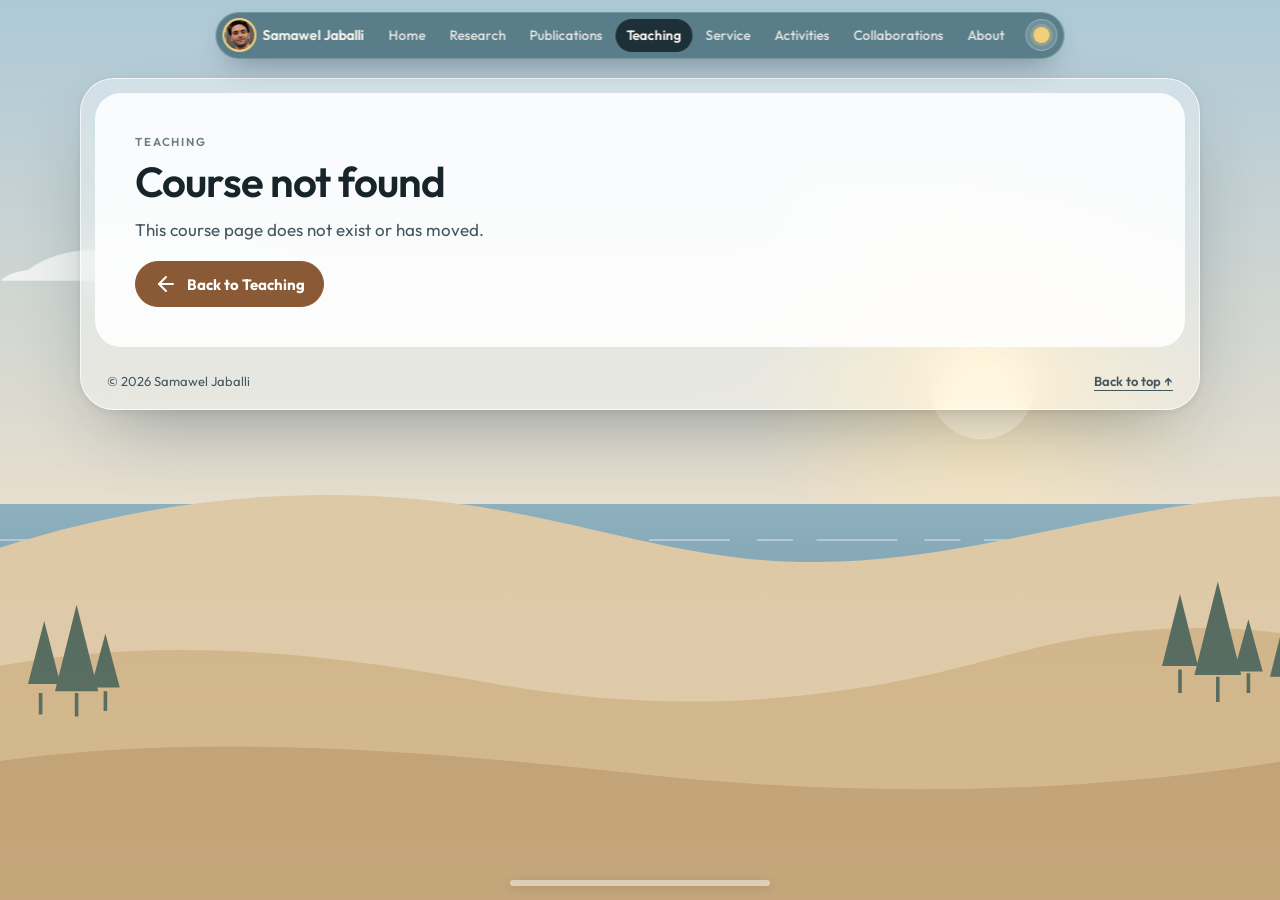
<file: course.html>
<!doctype html>
<html lang="en">
<head>
  <meta charset="utf-8">
  <meta name="viewport" content="width=device-width, initial-scale=1">
  <title>Course · Samawel Jaballi</title>
  <meta name="description" content="Course page — teaching of Samawel Jaballi: sessions, slides and resources.">
  <meta name="author" content="Samawel Jaballi">
  <meta property="og:title" content="Samawel Jaballi — Course page">
  <meta property="og:description" content="Research, teaching and academic service in natural language processing — University of Bordeaux / LaBRI.">
  <meta property="og:type" content="website">
  <meta name="theme-color" content="#3f6470">
  <link rel="icon" href="assets/img/favicon.svg" type="image/svg+xml">
  <link rel="preload" href="assets/fonts/outfit-latin-wght-normal.woff2" as="font" type="font/woff2" crossorigin>
  <link rel="stylesheet" href="assets/css/style.css?v=20261125a">
  <link rel="stylesheet" href="assets/css/course.css?v=20261125a">
  <script>
    /* Apply saved / system theme before paint */
    (function () {
      var t = null;
      try { t = localStorage.getItem("sj-theme"); } catch (e) {}
      if (!t) t = window.matchMedia && matchMedia("(prefers-color-scheme: dark)").matches ? "night" : "day";
      document.documentElement.setAttribute("data-theme", t);
    })();
  </script>
</head>
<body class="course-page">
  <a class="skip" href="#main">Skip to content</a>

  <!-- Illustrated Atlantic-coast backdrop (replaced by a photo if SITE.backdrop is set) -->
  <div class="backdrop" aria-hidden="true">
    <div class="backdrop-photo" id="backdropPhoto"></div>
    <svg class="scene" viewBox="0 0 1600 1000" preserveAspectRatio="xMidYMid slice">
      <defs>
        <linearGradient id="sky" x1="0" y1="0" x2="0" y2="1">
          <stop offset="0" class="sky-top"/>
          <stop offset=".62" class="sky-mid"/>
          <stop offset="1" class="sky-low"/>
        </linearGradient>
        <linearGradient id="sea" x1="0" y1="0" x2="0" y2="1">
          <stop offset="0" class="sea-top"/>
          <stop offset="1" class="sea-low"/>
        </linearGradient>
        <radialGradient id="glow" cx=".5" cy=".5" r=".5">
          <stop offset="0" class="glow-in"/>
          <stop offset="1" class="glow-out"/>
        </radialGradient>
      </defs>
      <rect width="1600" height="1000" fill="url(#sky)"/>
      <g class="stars">
        <circle cx="180" cy="90" r="1.6"/><circle cx="320" cy="170" r="1.2"/><circle cx="520" cy="60" r="1.4"/>
        <circle cx="760" cy="140" r="1.1"/><circle cx="980" cy="70" r="1.5"/><circle cx="1180" cy="190" r="1.2"/>
        <circle cx="1400" cy="110" r="1.6"/><circle cx="1520" cy="230" r="1"/><circle cx="90" cy="260" r="1.1"/>
        <circle cx="640" cy="240" r="1"/><circle cx="880" cy="300" r=".9"/><circle cx="1290" cy="40" r="1.1"/>
      </g>
      <circle class="sun-glow" cx="1180" cy="430" r="260" fill="url(#glow)"/>
      <circle class="sun" cx="1180" cy="430" r="58"/>
      <path class="cloud" d="M120 300c40-30 110-30 150 0 30-18 80-14 100 12H90c4-6 16-10 30-12z"/>
      <path class="cloud" d="M980 230c30-22 86-22 116 0 24-12 60-10 76 10H956c4-5 12-8 24-10z"/>
      <rect y="560" width="1600" height="190" fill="url(#sea)"/>
      <g class="waves">
        <path d="M0 600h1600" /><path d="M0 640h1600" /><path d="M0 690h1600" />
      </g>
      <path class="dune-far" d="M0 640c180-70 380-110 600-80 160 22 260 70 420 64 200-8 380-90 580-70v446H0z"/>
      <path class="dune-mid" d="M0 760c220-60 420-40 640 0 200 36 380 20 560-30 150-42 280-40 400-10v280H0z"/>
      <g class="pines">
        <path d="M120 760l18-70 18 70zM150 768l24-96 24 96zM190 764l16-60 16 60zM1380 740l20-80 20 80zM1416 750l26-104 26 104zM1460 746l16-58 16 58zM1500 752l20-80 20 80z"/>
        <path d="M134 770v24M174 770v26M206 768v22M1400 744v26M1442 752v28M1476 748v22M1520 754v24" class="trunk"/>
      </g>
      <path class="dune-near" d="M0 860c260-50 520-30 800 0s560 20 800-30v170H0z"/>
    </svg>
    <div class="backdrop-veil"></div>
  </div>

  <!-- Persistent navigation.
       Desktop: floating pill that appears once the board's tab bar scrolls away.
       Mobile: sticky bar (always visible, in the page flow) with the current section and a Menu button. -->
  <header class="dock" id="dock">
    <a class="dock-brand" href="index.html#home" aria-label="Samawel Jaballi — back to top"><span class="mono" aria-hidden="true">SJ</span><span class="dock-name">Samawel Jaballi</span></a>
    <nav class="dock-nav" aria-label="Sections"><ul id="dockNav"></ul></nav>
    <p class="dock-current" id="dockCurrent" aria-hidden="true">Home</p>
    <button class="theme-btn" type="button" data-theme-toggle aria-label="Switch to night mode"><span class="theme-ico" aria-hidden="true"></span></button>
    <button class="menu-btn" id="menuBtn" type="button" aria-expanded="false" aria-controls="menuSheet">
      <span class="menu-ico" aria-hidden="true"><span></span><span></span><span></span></span><span class="menu-lbl">Menu</span>
    </button>
    <div class="menu-sheet" id="menuSheet" hidden>
      <nav aria-label="All sections"><ul id="menuList"></ul></nav>
    </div>
  </header>

  <main id="main" class="board" tabindex="-1">
    <noscript><p class="noscript">This page uses JavaScript to display the course. Please enable it, or go back to the <a href="index.html#teaching">Teaching section</a>.</p></noscript>
    <div id="course"></div>
  </main>

  <div class="scrubber" aria-hidden="true"><span class="scrubber-fill" id="scrubberFill"></span></div>

  <script src="assets/js/icons.js?v=20261125a"></script>
  <script src="assets/js/illustrations.js?v=20261125a"></script>
  <script src="assets/js/content.js?v=20261125b"></script>
  <script src="assets/js/course.js?v=20261125a"></script>
</body>
</html>
</file>
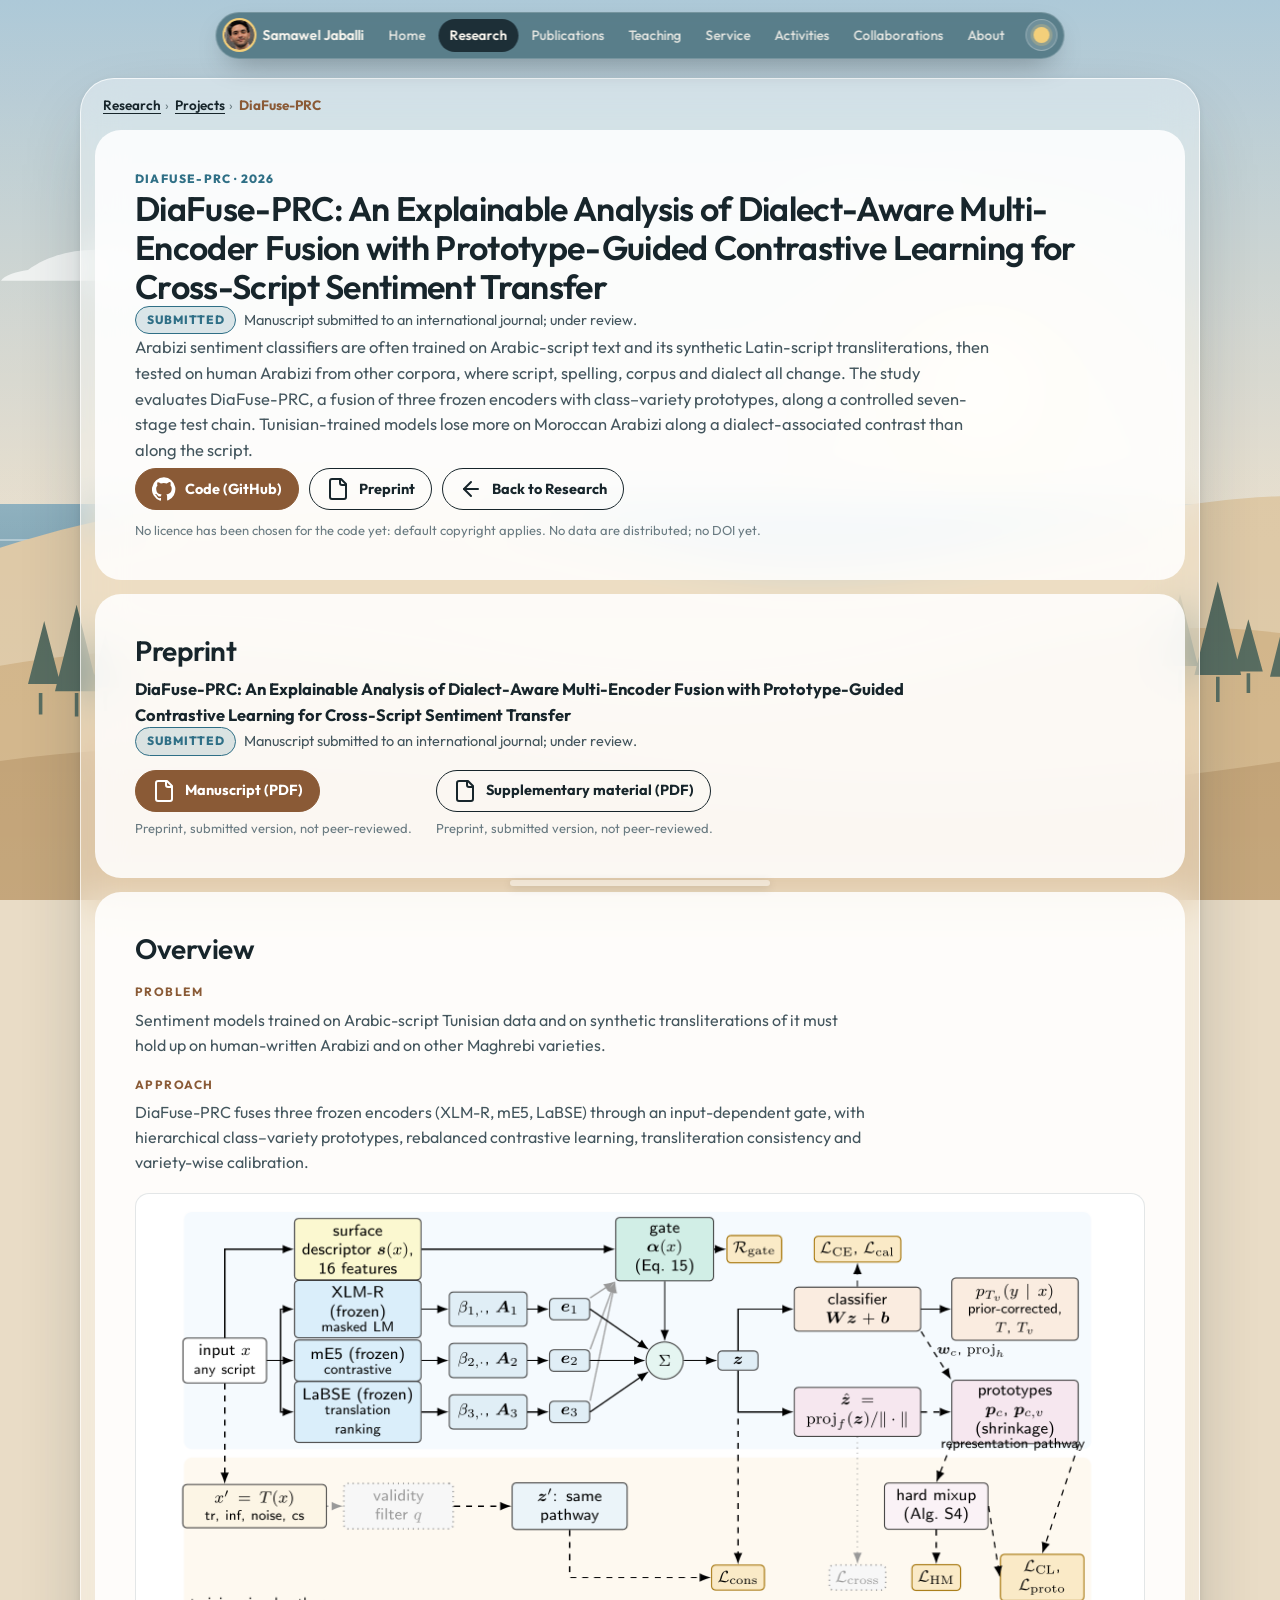
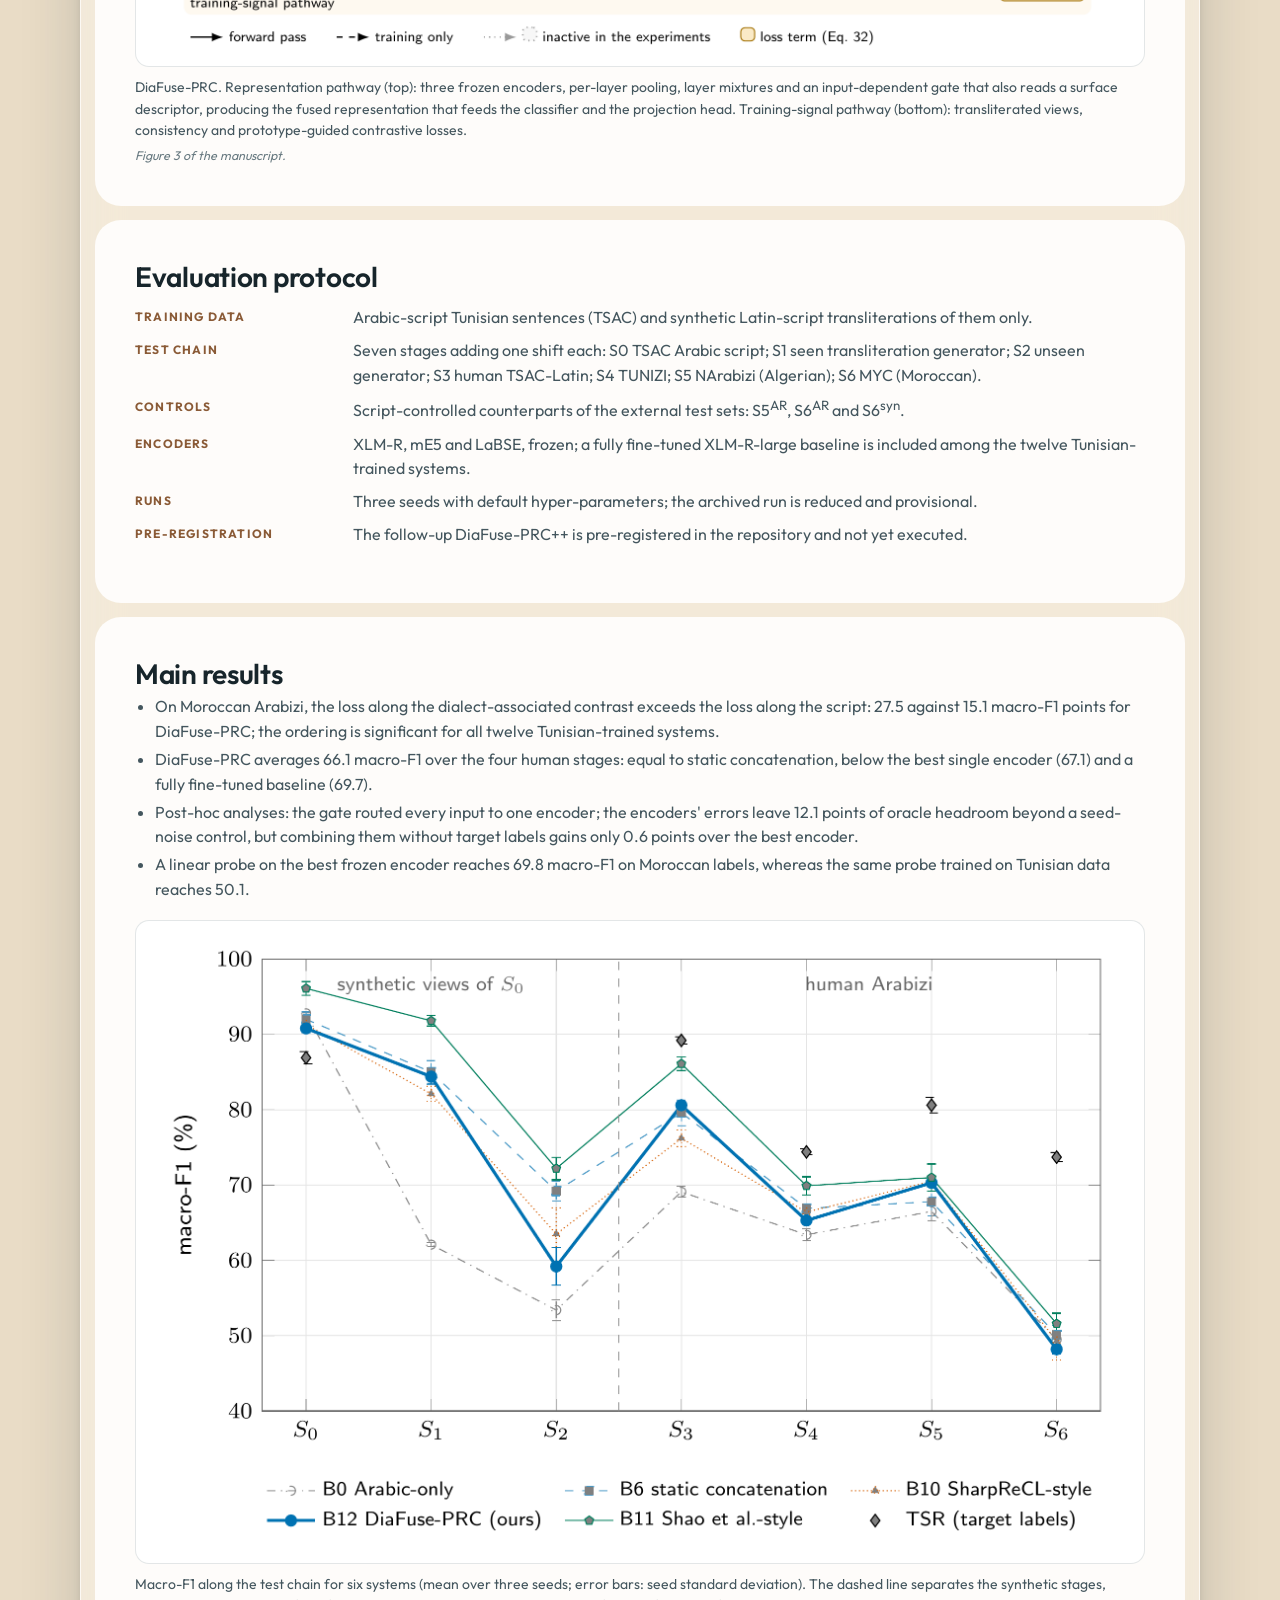
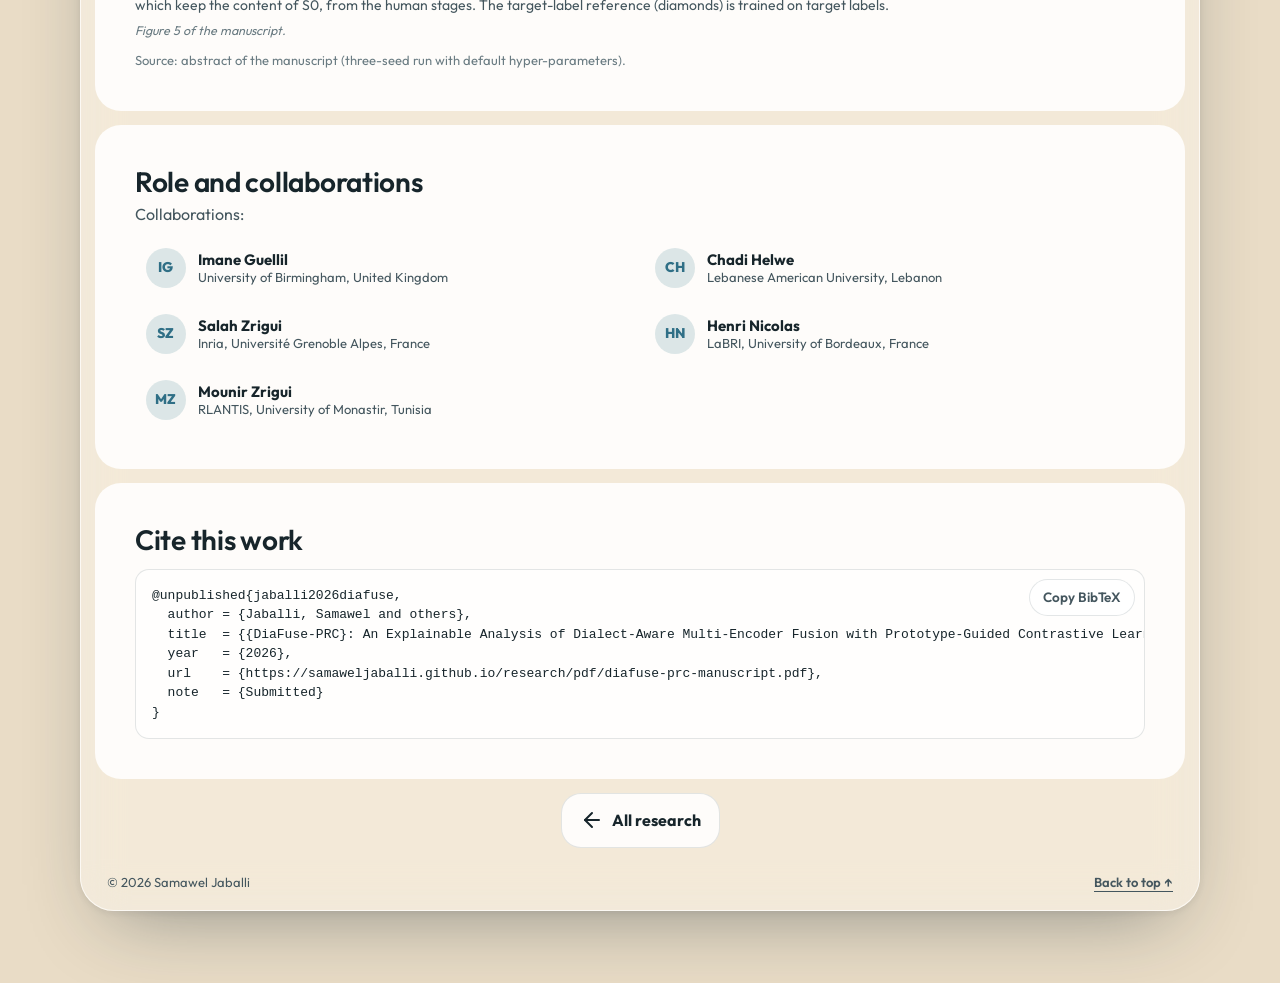
<file: research/diafuse-prc.html>
<!doctype html>
<html lang="en">
<head>
  <meta charset="utf-8">
  <meta name="viewport" content="width=device-width, initial-scale=1">
  <title>DiaFuse-PRC — DiaFuse-PRC: An Explainable Analysis of Dialect-Aware Multi-Encoder Fusion with Prototype-Guided Contrastive Learning for Cross-Script Sentiment Transfer · Samawel Jaballi</title>
  <meta name="description" content="DiaFuse-PRC: cross-script and cross-dialect sentiment transfer for Maghrebi Arabizi, evaluated along a controlled chain of test sets. Manuscript submitted to an international journal; under review.">
  <meta name="author" content="Samawel Jaballi">
  <link rel="canonical" href="https://samaweljaballi.github.io/research/diafuse-prc.html">
  <meta property="og:type" content="article">
  <meta property="og:url" content="https://samaweljaballi.github.io/research/diafuse-prc.html">
  <meta property="og:title" content="DiaFuse-PRC — DiaFuse-PRC: An Explainable Analysis of Dialect-Aware Multi-Encoder Fusion with Prototype-Guided Contrastive Learning for Cross-Script Sentiment Transfer">
  <meta property="og:description" content="DiaFuse-PRC: cross-script and cross-dialect sentiment transfer for Maghrebi Arabizi, evaluated along a controlled chain of test sets. Manuscript submitted to an international journal; under review.">
  <meta property="og:image" content="https://samaweljaballi.github.io/assets/research/diafuse-prc/diafuse-fig3-architecture.png">
  <meta name="theme-color" content="#3f6470">
  <link rel="icon" href="../assets/img/favicon.svg" type="image/svg+xml">
  <link rel="preload" href="../assets/fonts/outfit-latin-wght-normal.woff2" as="font" type="font/woff2" crossorigin>
  <link rel="stylesheet" href="../assets/css/style.css?v=20261125a">
  <link rel="stylesheet" href="../assets/css/course.css?v=20261125a">
  <link rel="stylesheet" href="../assets/css/research.css?v=20261125b">
  <script>
    /* Apply saved / system theme before paint */
    (function () {
      var t = null;
      try { t = localStorage.getItem("sj-theme"); } catch (e) {}
      if (!t) t = window.matchMedia && matchMedia("(prefers-color-scheme: dark)").matches ? "night" : "day";
      document.documentElement.setAttribute("data-theme", t);
    })();
  </script>
</head>
<body class="course-page research-page" data-base="../" data-section="research">
  <a class="skip" href="#main">Skip to content</a>

  <!-- Illustrated Atlantic-coast backdrop (replaced by a photo if SITE.backdrop is set) -->
  <div class="backdrop" aria-hidden="true">
    <div class="backdrop-photo" id="backdropPhoto"></div>
    <svg class="scene" viewBox="0 0 1600 1000" preserveAspectRatio="xMidYMid slice">
      <defs>
        <linearGradient id="sky" x1="0" y1="0" x2="0" y2="1">
          <stop offset="0" class="sky-top"/>
          <stop offset=".62" class="sky-mid"/>
          <stop offset="1" class="sky-low"/>
        </linearGradient>
        <linearGradient id="sea" x1="0" y1="0" x2="0" y2="1">
          <stop offset="0" class="sea-top"/>
          <stop offset="1" class="sea-low"/>
        </linearGradient>
        <radialGradient id="glow" cx=".5" cy=".5" r=".5">
          <stop offset="0" class="glow-in"/>
          <stop offset="1" class="glow-out"/>
        </radialGradient>
      </defs>
      <rect width="1600" height="1000" fill="url(#sky)"/>
      <g class="stars">
        <circle cx="180" cy="90" r="1.6"/><circle cx="320" cy="170" r="1.2"/><circle cx="520" cy="60" r="1.4"/>
        <circle cx="760" cy="140" r="1.1"/><circle cx="980" cy="70" r="1.5"/><circle cx="1180" cy="190" r="1.2"/>
        <circle cx="1400" cy="110" r="1.6"/><circle cx="1520" cy="230" r="1"/><circle cx="90" cy="260" r="1.1"/>
        <circle cx="640" cy="240" r="1"/><circle cx="880" cy="300" r=".9"/><circle cx="1290" cy="40" r="1.1"/>
      </g>
      <circle class="sun-glow" cx="1180" cy="430" r="260" fill="url(#glow)"/>
      <circle class="sun" cx="1180" cy="430" r="58"/>
      <path class="cloud" d="M120 300c40-30 110-30 150 0 30-18 80-14 100 12H90c4-6 16-10 30-12z"/>
      <path class="cloud" d="M980 230c30-22 86-22 116 0 24-12 60-10 76 10H956c4-5 12-8 24-10z"/>
      <rect y="560" width="1600" height="190" fill="url(#sea)"/>
      <g class="waves">
        <path d="M0 600h1600" /><path d="M0 640h1600" /><path d="M0 690h1600" />
      </g>
      <path class="dune-far" d="M0 640c180-70 380-110 600-80 160 22 260 70 420 64 200-8 380-90 580-70v446H0z"/>
      <path class="dune-mid" d="M0 760c220-60 420-40 640 0 200 36 380 20 560-30 150-42 280-40 400-10v280H0z"/>
      <g class="pines">
        <path d="M120 760l18-70 18 70zM150 768l24-96 24 96zM190 764l16-60 16 60zM1380 740l20-80 20 80zM1416 750l26-104 26 104zM1460 746l16-58 16 58zM1500 752l20-80 20 80z"/>
        <path d="M134 770v24M174 770v26M206 768v22M1400 744v26M1442 752v28M1476 748v22M1520 754v24" class="trunk"/>
      </g>
      <path class="dune-near" d="M0 860c260-50 520-30 800 0s560 20 800-30v170H0z"/>
    </svg>
    <div class="backdrop-veil"></div>
  </div>

  <!-- Persistent navigation.
       Desktop: floating pill that appears once the board's tab bar scrolls away.
       Mobile: sticky bar (always visible, in the page flow) with the current section and a Menu button. -->
  <header class="dock" id="dock">
    <a class="dock-brand" href="../index.html#home" aria-label="Samawel Jaballi — back to top"><span class="mono" aria-hidden="true">SJ</span><span class="dock-name">Samawel Jaballi</span></a>
    <nav class="dock-nav" aria-label="Sections"><ul id="dockNav"></ul></nav>
    <p class="dock-current" id="dockCurrent" aria-hidden="true">Home</p>
    <button class="theme-btn" type="button" data-theme-toggle aria-label="Switch to night mode"><span class="theme-ico" aria-hidden="true"></span></button>
    <button class="menu-btn" id="menuBtn" type="button" aria-expanded="false" aria-controls="menuSheet">
      <span class="menu-ico" aria-hidden="true"><span></span><span></span><span></span></span><span class="menu-lbl">Menu</span>
    </button>
    <div class="menu-sheet" id="menuSheet" hidden>
      <nav aria-label="All sections"><ul id="menuList"></ul></nav>
    </div>
  </header>

  <main id="main" class="board" tabindex="-1">
    <nav class="cp-crumbs" aria-label="Breadcrumb"><ol>
      <li><a href="../index.html#research">Research</a></li>
      <li><a href="../index.html#projects">Projects</a></li>
      <li><span aria-current="page">DiaFuse-PRC</span></li>
    </ol></nav>

    <section class="panel card rp-hero" aria-labelledby="rp-title">
      <p class="rp-short">DiaFuse-PRC · 2026</p>
      <h1 class="cp-title" id="rp-title">DiaFuse-PRC: An Explainable Analysis of Dialect-Aware Multi-Encoder Fusion with Prototype-Guided Contrastive Learning for Cross-Script Sentiment Transfer</h1>
      <p class="rp-status"><span class="rp-badge">Submitted</span><span class="rp-status-t">Manuscript submitted to an international journal; under review.</span></p>
      <p class="rp-summary">Arabizi sentiment classifiers are often trained on Arabic-script text and its synthetic Latin-script transliterations, then tested on human Arabizi from other corpora, where script, spelling, corpus and dialect all change. The study evaluates DiaFuse-PRC, a fusion of three frozen encoders with class–variety prototypes, along a controlled seven-stage test chain. Tunisian-trained models lose more on Moroccan Arabizi along a dialect-associated contrast than along the script.</p>
      <div class="rp-actions">
        <a class="cp-btn primary" href="https://github.com/SAMAWELJABALLI/DiaFuse-PRC" target="_blank" rel="noopener noreferrer"><svg class="ico" viewBox="0 0 24 24" width="17" height="17" aria-hidden="true" focusable="false"><path fill="currentColor" d="M12 .3a12 12 0 0 0-3.8 23.4c.6.1.8-.3.8-.6v-2c-3.3.7-4-1.6-4-1.6-.6-1.4-1.4-1.8-1.4-1.8-1-.7.1-.7.1-.7 1.2.1 1.8 1.2 1.8 1.2 1 1.8 2.8 1.3 3.5 1 0-.8.4-1.3.7-1.6-2.7-.3-5.5-1.3-5.5-6 0-1.2.5-2.3 1.3-3.1-.2-.4-.6-1.6 0-3.2 0 0 1-.3 3.3 1.2a11.5 11.5 0 0 1 6 0C17.3 4.6 18.3 5 18.3 5c.7 1.6.3 2.8.1 3.2.8.8 1.3 1.9 1.3 3.2 0 4.6-2.8 5.6-5.5 5.9.5.4.9 1.1.9 2.2v3.3c0 .3.1.7.8.6A12 12 0 0 0 12 .3"/></svg><span>Code (GitHub)</span><span class="sr-only"> (opens in a new tab)</span></a>
        <a class="cp-btn" href="#rp-preprint"><svg class="ico" viewBox="0 0 24 24" width="17" height="17" fill="none" stroke="currentColor" stroke-width="2" stroke-linecap="round" stroke-linejoin="round" aria-hidden="true" focusable="false"><path d="M15 2H6a2 2 0 0 0-2 2v16a2 2 0 0 0 2 2h12a2 2 0 0 0 2-2V7Z"/><path d="M14 2v4a2 2 0 0 0 2 2h4"/></svg><span>Preprint</span></a>
        <a class="cp-btn" href="../index.html#research"><svg class="ico" viewBox="0 0 24 24" width="17" height="17" fill="none" stroke="currentColor" stroke-width="2" stroke-linecap="round" stroke-linejoin="round" aria-hidden="true" focusable="false"><path d="m12 19-7-7 7-7"/><path d="M19 12H5"/></svg><span>Back to Research</span></a>
      </div>
      <p class="rp-note">No licence has been chosen for the code yet: default copyright applies. No data are distributed; no DOI yet.</p>
    </section>

    <section class="panel card rp-section" aria-labelledby="rp-preprint">
      <h2 class="cp-h2" id="rp-preprint">Preprint</h2>
      <p class="rp-pp-title"><cite>DiaFuse-PRC: An Explainable Analysis of Dialect-Aware Multi-Encoder Fusion with Prototype-Guided Contrastive Learning for Cross-Script Sentiment Transfer</cite></p>
      <p class="rp-status"><span class="rp-badge">Submitted</span><span class="rp-status-t">Manuscript submitted to an international journal; under review.</span></p>
      <div class="rp-pp-files">
      <div class="rp-pp-item"><a class="cp-btn primary" href="pdf/diafuse-prc-manuscript.pdf" type="application/pdf" target="_blank" rel="noopener noreferrer"><svg class="ico" viewBox="0 0 24 24" width="17" height="17" fill="none" stroke="currentColor" stroke-width="2" stroke-linecap="round" stroke-linejoin="round" aria-hidden="true" focusable="false"><path d="M15 2H6a2 2 0 0 0-2 2v16a2 2 0 0 0 2 2h12a2 2 0 0 0 2-2V7Z"/><path d="M14 2v4a2 2 0 0 0 2 2h4"/></svg><span>Manuscript (PDF)</span><span class="sr-only"> (opens in a new tab)</span></a><p class="rp-note rp-pp-note">Preprint, submitted version, not peer-reviewed.</p></div>
      <div class="rp-pp-item"><a class="cp-btn" href="pdf/diafuse-prc-supplementary.pdf" type="application/pdf" target="_blank" rel="noopener noreferrer"><svg class="ico" viewBox="0 0 24 24" width="17" height="17" fill="none" stroke="currentColor" stroke-width="2" stroke-linecap="round" stroke-linejoin="round" aria-hidden="true" focusable="false"><path d="M15 2H6a2 2 0 0 0-2 2v16a2 2 0 0 0 2 2h12a2 2 0 0 0 2-2V7Z"/><path d="M14 2v4a2 2 0 0 0 2 2h4"/></svg><span>Supplementary material (PDF)</span><span class="sr-only"> (opens in a new tab)</span></a><p class="rp-note rp-pp-note">Preprint, submitted version, not peer-reviewed.</p></div>
      </div>
    </section>

    <section class="panel card rp-section" aria-labelledby="rp-overview">
      <h2 class="cp-h2" id="rp-overview">Overview</h2>
      <h3 class="cp-h3">Problem</h3><p class="cp-p">Sentiment models trained on Arabic-script Tunisian data and on synthetic transliterations of it must hold up on human-written Arabizi and on other Maghrebi varieties.</p>
      <h3 class="cp-h3">Approach</h3><p class="cp-p">DiaFuse-PRC fuses three frozen encoders (XLM-R, mE5, LaBSE) through an input-dependent gate, with hierarchical class–variety prototypes, rebalanced contrastive learning, transliteration consistency and variety-wise calibration.</p>
      <figure class="rp-figure"><img src="../assets/research/diafuse-prc/diafuse-fig3-architecture.png" width="2000" height="916" alt="Architecture diagram: an input passes through three frozen encoders (XLM-R, mE5, LaBSE) with layer mixtures; a gate that also reads a surface descriptor fuses them into a representation z feeding a classifier and a projection head with prototypes; a lower training-signal pathway adds transliterated views, consistency, hard mixup and contrastive losses." loading="lazy" decoding="async"><figcaption>DiaFuse-PRC. Representation pathway (top): three frozen encoders, per-layer pooling, layer mixtures and an input-dependent gate that also reads a surface descriptor, producing the fused representation that feeds the classifier and the projection head. Training-signal pathway (bottom): transliterated views, consistency and prototype-guided contrastive losses.<span class="rp-src">Figure 3 of the manuscript.</span></figcaption></figure>
    </section>

    <section class="panel card rp-section" aria-labelledby="rp-protocol">
      <h2 class="cp-h2" id="rp-protocol">Evaluation protocol</h2>
      <dl class="rp-dl"><dt>Training data</dt><dd>Arabic-script Tunisian sentences (TSAC) and synthetic Latin-script transliterations of them only.</dd><dt>Test chain</dt><dd>Seven stages adding one shift each: S0 TSAC Arabic script; S1 seen transliteration generator; S2 unseen generator; S3 human TSAC-Latin; S4 TUNIZI; S5 NArabizi (Algerian); S6 MYC (Moroccan).</dd><dt>Controls</dt><dd>Script-controlled counterparts of the external test sets: S5<sup>AR</sup>, S6<sup>AR</sup> and S6<sup>syn</sup>.</dd><dt>Encoders</dt><dd>XLM-R, mE5 and LaBSE, frozen; a fully fine-tuned XLM-R-large baseline is included among the twelve Tunisian-trained systems.</dd><dt>Runs</dt><dd>Three seeds with default hyper-parameters; the archived run is reduced and provisional.</dd><dt>Pre-registration</dt><dd>The follow-up DiaFuse-PRC++ is pre-registered in the repository and not yet executed.</dd></dl>
    </section>

    <section class="panel card rp-section" aria-labelledby="rp-results">
      <h2 class="cp-h2" id="rp-results">Main results</h2>
      <ul class="cp-list">
        <li>On Moroccan Arabizi, the loss along the dialect-associated contrast exceeds the loss along the script: 27.5 against 15.1 macro-F1 points for DiaFuse-PRC; the ordering is significant for all twelve Tunisian-trained systems.</li>
        <li>DiaFuse-PRC averages 66.1 macro-F1 over the four human stages: equal to static concatenation, below the best single encoder (67.1) and a fully fine-tuned baseline (69.7).</li>
        <li>Post-hoc analyses: the gate routed every input to one encoder; the encoders' errors leave 12.1 points of oracle headroom beyond a seed-noise control, but combining them without target labels gains only 0.6 points over the best encoder.</li>
        <li>A linear probe on the best frozen encoder reaches 69.8 macro-F1 on Moroccan labels, whereas the same probe trained on Tunisian data reaches 50.1.</li>
      </ul>
      <figure class="rp-figure"><img src="../assets/research/diafuse-prc/diafuse-fig5-test-chain.png" width="2000" height="1259" alt="Line chart of macro-F1 (40 to 100) along the test stages S0 to S6 for six systems; all systems drop on the unseen generator S2 and on the Moroccan stage S6; DiaFuse-PRC is close to static concatenation; the target-label reference is shown as diamonds." loading="lazy" decoding="async"><figcaption>Macro-F1 along the test chain for six systems (mean over three seeds; error bars: seed standard deviation). The dashed line separates the synthetic stages, which keep the content of S0, from the human stages. The target-label reference (diamonds) is trained on target labels.<span class="rp-src">Figure 5 of the manuscript.</span></figcaption></figure>
      <p class="rp-note">Source: abstract of the manuscript (three-seed run with default hyper-parameters).</p>
    </section>

    <section class="panel card rp-section" aria-labelledby="rp-team">
      <h2 class="cp-h2" id="rp-team">Role and collaborations</h2>
      <p class="cp-p">Collaborations:</p>
      <ul class="rp-people"><li class="cp-person"><span class="cp-avatar" aria-hidden="true">IG</span><span class="cp-pname"><b>Imane Guellil</b><span class="cp-prole">University of Birmingham, United Kingdom</span></span></li><li class="cp-person"><span class="cp-avatar" aria-hidden="true">CH</span><span class="cp-pname"><b>Chadi Helwe</b><span class="cp-prole">Lebanese American University, Lebanon</span></span></li><li class="cp-person"><span class="cp-avatar" aria-hidden="true">SZ</span><span class="cp-pname"><b>Salah Zrigui</b><span class="cp-prole">Inria, Université Grenoble Alpes, France</span></span></li><li class="cp-person"><span class="cp-avatar" aria-hidden="true">HN</span><span class="cp-pname"><b>Henri Nicolas</b><span class="cp-prole">LaBRI, University of Bordeaux, France</span></span></li><li class="cp-person"><span class="cp-avatar" aria-hidden="true">MZ</span><span class="cp-pname"><b>Mounir Zrigui</b><span class="cp-prole">RLANTIS, University of Monastir, Tunisia</span></span></li></ul>
    </section>

    <section class="panel card rp-section" aria-labelledby="rp-cite">
      <h2 class="cp-h2" id="rp-cite">Cite this work</h2>
      <!-- TODO author list and order: complete once the manuscript is de-anonymised -->
      <div class="rp-bib"><pre id="bib-diafuse-prc">@unpublished{jaballi2026diafuse,
  author = {Jaballi, Samawel and others},
  title  = {{DiaFuse-PRC}: An Explainable Analysis of Dialect-Aware Multi-Encoder Fusion with Prototype-Guided Contrastive Learning for Cross-Script Sentiment Transfer},
  year   = {2026},
  url    = {https://samaweljaballi.github.io/research/pdf/diafuse-prc-manuscript.pdf},
  note   = {Submitted}
}</pre><button type="button" class="cp-expand" data-copy="bib-diafuse-prc">Copy BibTeX</button></div>
    </section>

    <nav class="cp-pager" aria-label="Back">
      <span class="cp-pg-empty" aria-hidden="true"></span>
      <a class="cp-all" href="../index.html#research"><svg class="ico" viewBox="0 0 24 24" width="17" height="17" fill="none" stroke="currentColor" stroke-width="2" stroke-linecap="round" stroke-linejoin="round" aria-hidden="true" focusable="false"><path d="m12 19-7-7 7-7"/><path d="M19 12H5"/></svg><span>All research</span></a>
      <span class="cp-pg-empty" aria-hidden="true"></span>
    </nav>
    <footer class="foot"><p>© <span id="footYear">2026</span> Samawel Jaballi</p><a class="to-top" href="#main">Back to top <span aria-hidden="true">↑</span></a></footer>
  </main>

  <div class="scrubber" aria-hidden="true"><span class="scrubber-fill" id="scrubberFill"></span></div>
  <script src="../assets/js/content.js?v=20261125b"></script>
  <script src="../assets/js/page.js?v=20261125a"></script>
</body>
</html>
</file>
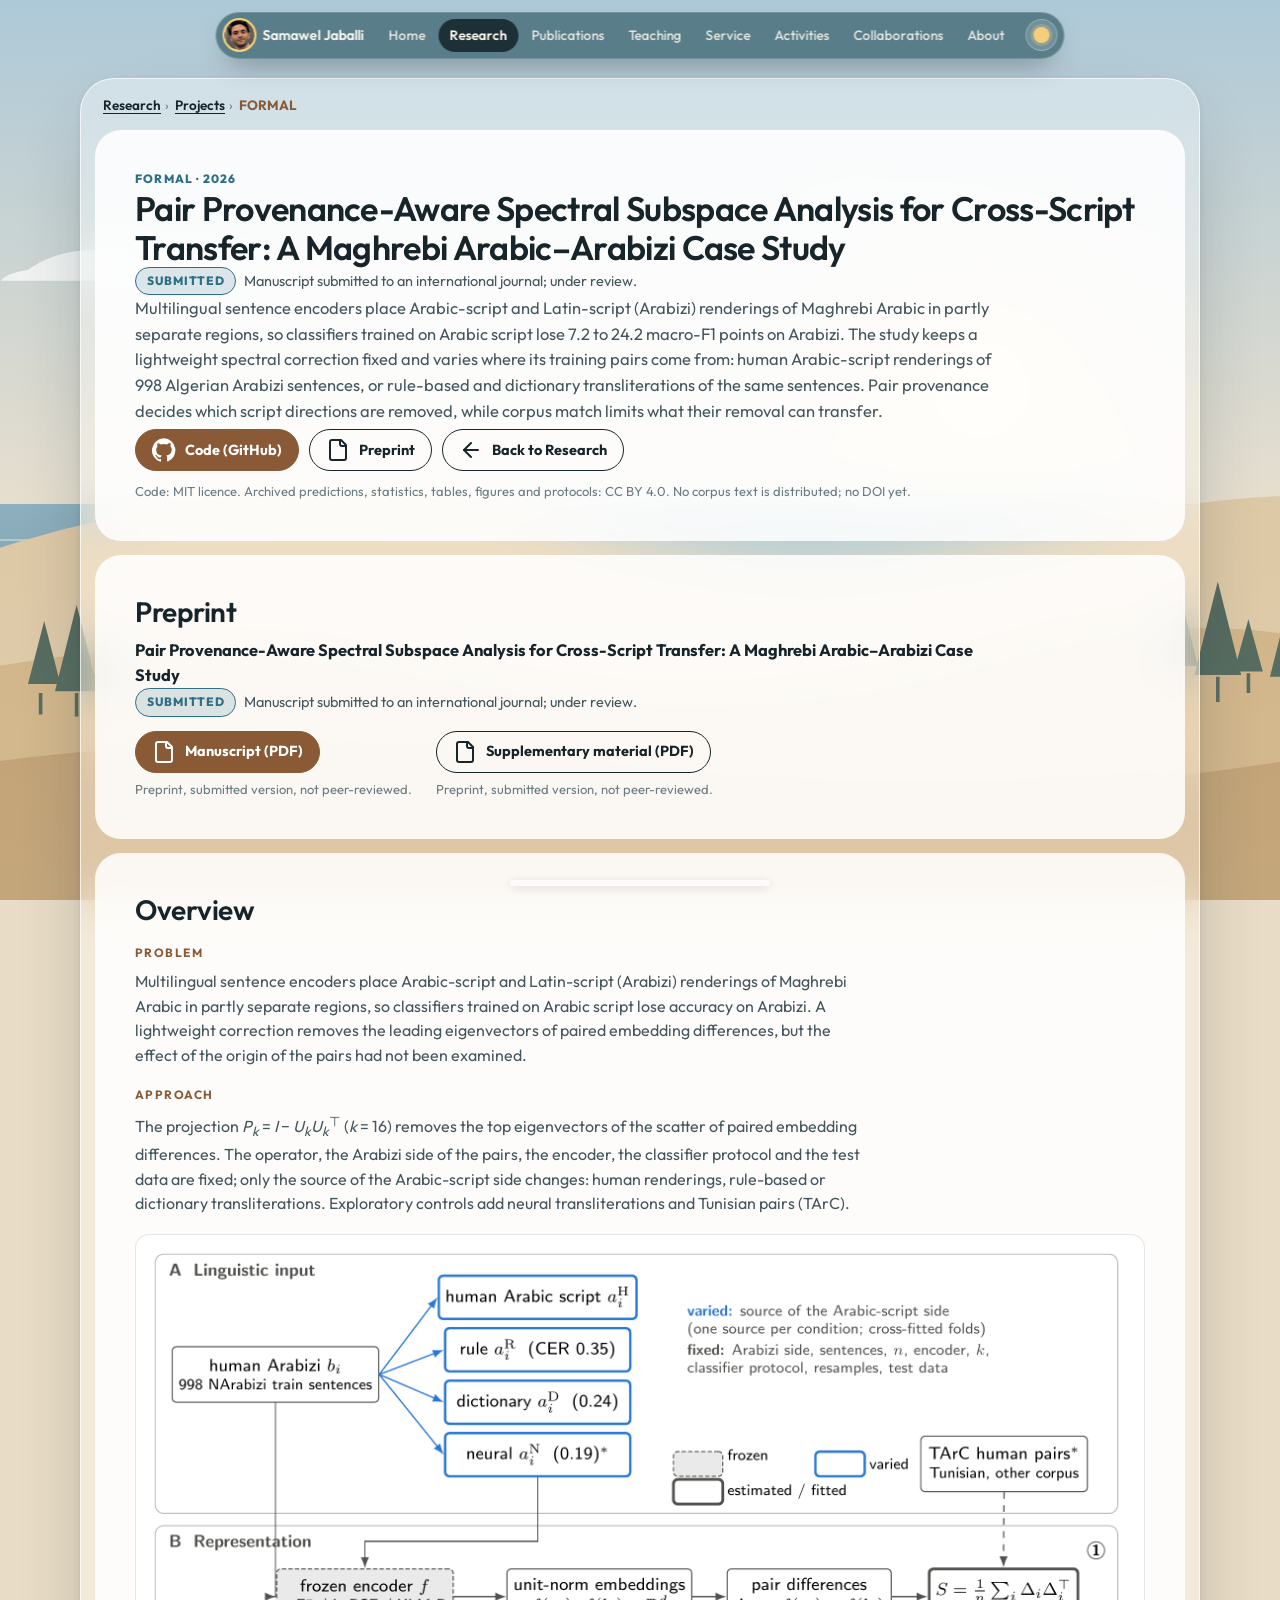
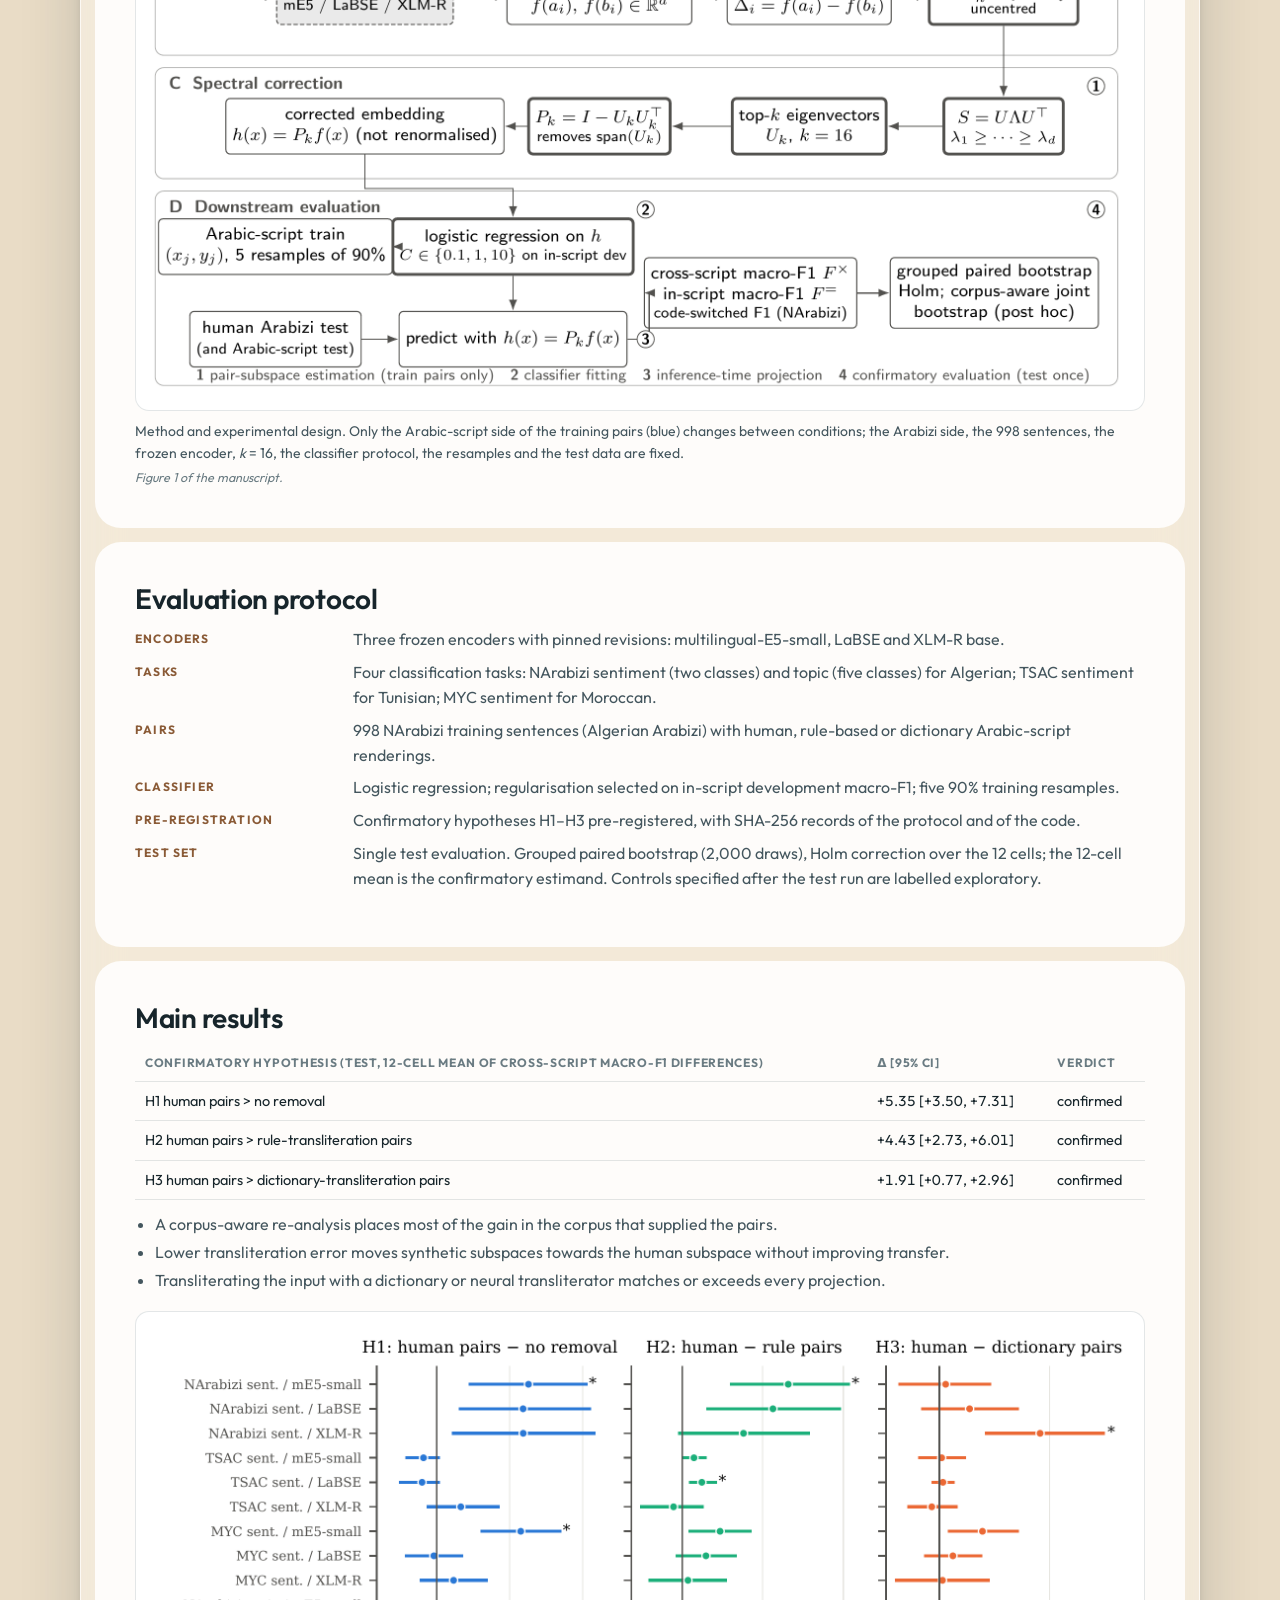
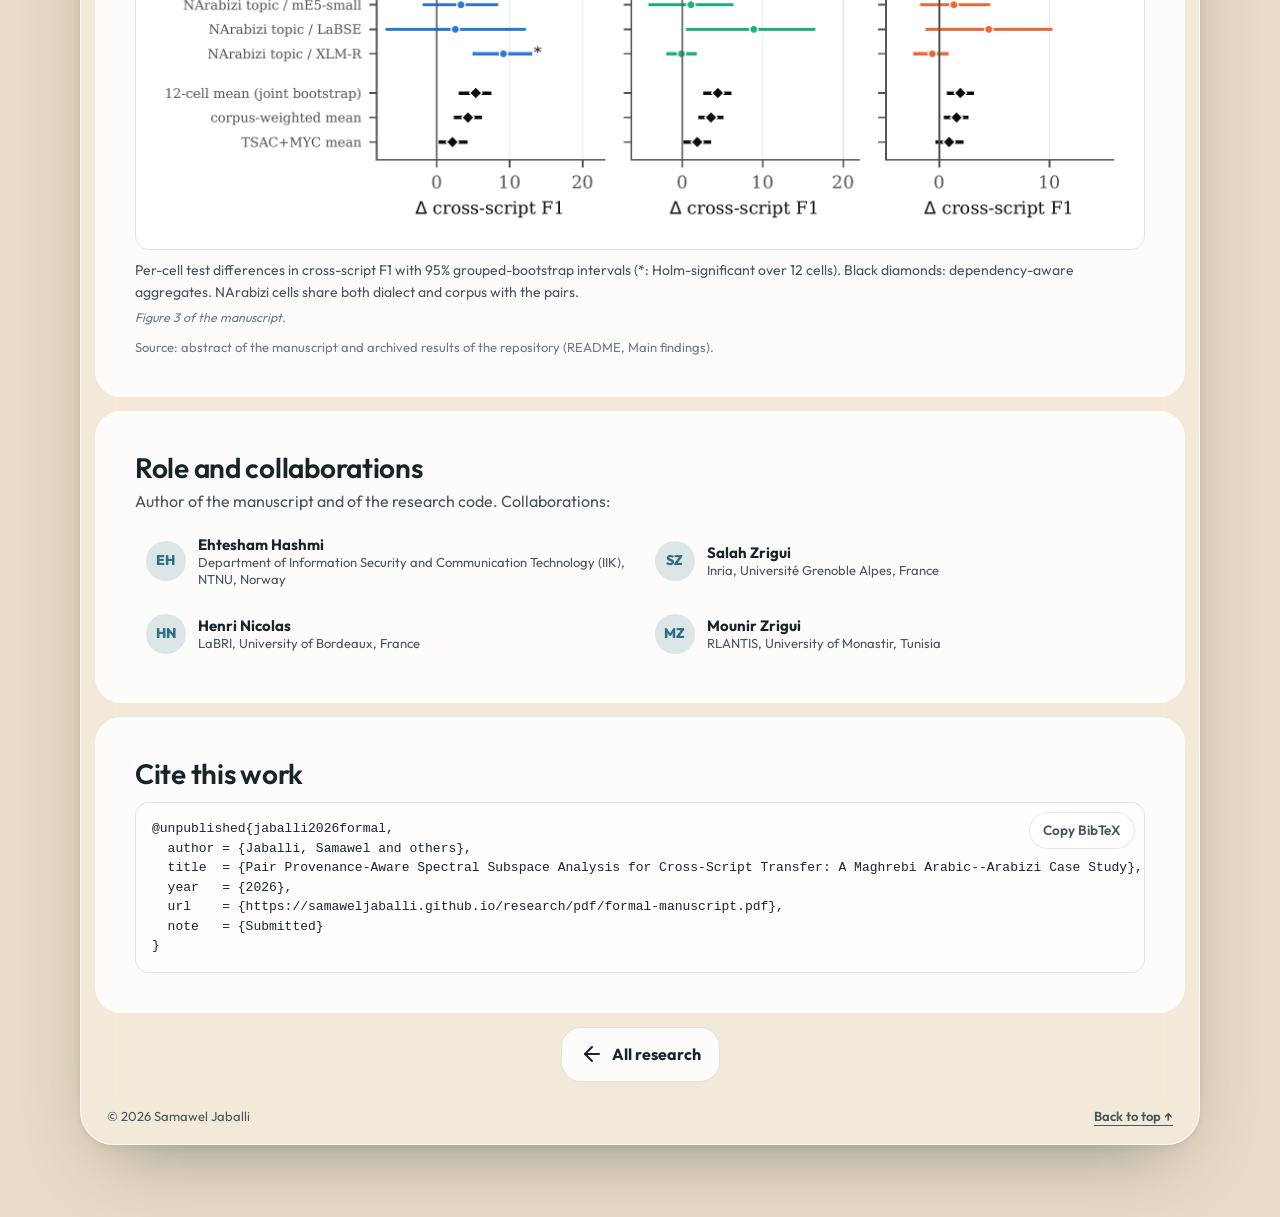
<file: research/formal.html>
<!doctype html>
<html lang="en">
<head>
  <meta charset="utf-8">
  <meta name="viewport" content="width=device-width, initial-scale=1">
  <title>FORMAL — Pair Provenance-Aware Spectral Subspace Analysis for Cross-Script Transfer: A Maghrebi Arabic–Arabizi Case Study · Samawel Jaballi</title>
  <meta name="description" content="FORMAL: how the provenance of training pairs shapes a spectral correction for cross-script transfer between Arabic-script Maghrebi Arabic and Arabizi. Manuscript submitted to an international journal; under review.">
  <meta name="author" content="Samawel Jaballi">
  <link rel="canonical" href="https://samaweljaballi.github.io/research/formal.html">
  <meta property="og:type" content="article">
  <meta property="og:url" content="https://samaweljaballi.github.io/research/formal.html">
  <meta property="og:title" content="FORMAL — Pair Provenance-Aware Spectral Subspace Analysis for Cross-Script Transfer: A Maghrebi Arabic–Arabizi Case Study">
  <meta property="og:description" content="FORMAL: how the provenance of training pairs shapes a spectral correction for cross-script transfer between Arabic-script Maghrebi Arabic and Arabizi. Manuscript submitted to an international journal; under review.">
  <meta property="og:image" content="https://samaweljaballi.github.io/assets/research/formal/formal-fig1-method.png">
  <meta name="theme-color" content="#3f6470">
  <link rel="icon" href="../assets/img/favicon.svg" type="image/svg+xml">
  <link rel="preload" href="../assets/fonts/outfit-latin-wght-normal.woff2" as="font" type="font/woff2" crossorigin>
  <link rel="stylesheet" href="../assets/css/style.css?v=20261125a">
  <link rel="stylesheet" href="../assets/css/course.css?v=20261125a">
  <link rel="stylesheet" href="../assets/css/research.css?v=20261125b">
  <script>
    /* Apply saved / system theme before paint */
    (function () {
      var t = null;
      try { t = localStorage.getItem("sj-theme"); } catch (e) {}
      if (!t) t = window.matchMedia && matchMedia("(prefers-color-scheme: dark)").matches ? "night" : "day";
      document.documentElement.setAttribute("data-theme", t);
    })();
  </script>
</head>
<body class="course-page research-page" data-base="../" data-section="research">
  <a class="skip" href="#main">Skip to content</a>

  <!-- Illustrated Atlantic-coast backdrop (replaced by a photo if SITE.backdrop is set) -->
  <div class="backdrop" aria-hidden="true">
    <div class="backdrop-photo" id="backdropPhoto"></div>
    <svg class="scene" viewBox="0 0 1600 1000" preserveAspectRatio="xMidYMid slice">
      <defs>
        <linearGradient id="sky" x1="0" y1="0" x2="0" y2="1">
          <stop offset="0" class="sky-top"/>
          <stop offset=".62" class="sky-mid"/>
          <stop offset="1" class="sky-low"/>
        </linearGradient>
        <linearGradient id="sea" x1="0" y1="0" x2="0" y2="1">
          <stop offset="0" class="sea-top"/>
          <stop offset="1" class="sea-low"/>
        </linearGradient>
        <radialGradient id="glow" cx=".5" cy=".5" r=".5">
          <stop offset="0" class="glow-in"/>
          <stop offset="1" class="glow-out"/>
        </radialGradient>
      </defs>
      <rect width="1600" height="1000" fill="url(#sky)"/>
      <g class="stars">
        <circle cx="180" cy="90" r="1.6"/><circle cx="320" cy="170" r="1.2"/><circle cx="520" cy="60" r="1.4"/>
        <circle cx="760" cy="140" r="1.1"/><circle cx="980" cy="70" r="1.5"/><circle cx="1180" cy="190" r="1.2"/>
        <circle cx="1400" cy="110" r="1.6"/><circle cx="1520" cy="230" r="1"/><circle cx="90" cy="260" r="1.1"/>
        <circle cx="640" cy="240" r="1"/><circle cx="880" cy="300" r=".9"/><circle cx="1290" cy="40" r="1.1"/>
      </g>
      <circle class="sun-glow" cx="1180" cy="430" r="260" fill="url(#glow)"/>
      <circle class="sun" cx="1180" cy="430" r="58"/>
      <path class="cloud" d="M120 300c40-30 110-30 150 0 30-18 80-14 100 12H90c4-6 16-10 30-12z"/>
      <path class="cloud" d="M980 230c30-22 86-22 116 0 24-12 60-10 76 10H956c4-5 12-8 24-10z"/>
      <rect y="560" width="1600" height="190" fill="url(#sea)"/>
      <g class="waves">
        <path d="M0 600h1600" /><path d="M0 640h1600" /><path d="M0 690h1600" />
      </g>
      <path class="dune-far" d="M0 640c180-70 380-110 600-80 160 22 260 70 420 64 200-8 380-90 580-70v446H0z"/>
      <path class="dune-mid" d="M0 760c220-60 420-40 640 0 200 36 380 20 560-30 150-42 280-40 400-10v280H0z"/>
      <g class="pines">
        <path d="M120 760l18-70 18 70zM150 768l24-96 24 96zM190 764l16-60 16 60zM1380 740l20-80 20 80zM1416 750l26-104 26 104zM1460 746l16-58 16 58zM1500 752l20-80 20 80z"/>
        <path d="M134 770v24M174 770v26M206 768v22M1400 744v26M1442 752v28M1476 748v22M1520 754v24" class="trunk"/>
      </g>
      <path class="dune-near" d="M0 860c260-50 520-30 800 0s560 20 800-30v170H0z"/>
    </svg>
    <div class="backdrop-veil"></div>
  </div>

  <!-- Persistent navigation.
       Desktop: floating pill that appears once the board's tab bar scrolls away.
       Mobile: sticky bar (always visible, in the page flow) with the current section and a Menu button. -->
  <header class="dock" id="dock">
    <a class="dock-brand" href="../index.html#home" aria-label="Samawel Jaballi — back to top"><span class="mono" aria-hidden="true">SJ</span><span class="dock-name">Samawel Jaballi</span></a>
    <nav class="dock-nav" aria-label="Sections"><ul id="dockNav"></ul></nav>
    <p class="dock-current" id="dockCurrent" aria-hidden="true">Home</p>
    <button class="theme-btn" type="button" data-theme-toggle aria-label="Switch to night mode"><span class="theme-ico" aria-hidden="true"></span></button>
    <button class="menu-btn" id="menuBtn" type="button" aria-expanded="false" aria-controls="menuSheet">
      <span class="menu-ico" aria-hidden="true"><span></span><span></span><span></span></span><span class="menu-lbl">Menu</span>
    </button>
    <div class="menu-sheet" id="menuSheet" hidden>
      <nav aria-label="All sections"><ul id="menuList"></ul></nav>
    </div>
  </header>

  <main id="main" class="board" tabindex="-1">
    <nav class="cp-crumbs" aria-label="Breadcrumb"><ol>
      <li><a href="../index.html#research">Research</a></li>
      <li><a href="../index.html#projects">Projects</a></li>
      <li><span aria-current="page">FORMAL</span></li>
    </ol></nav>

    <section class="panel card rp-hero" aria-labelledby="rp-title">
      <p class="rp-short">FORMAL · 2026</p>
      <h1 class="cp-title" id="rp-title">Pair Provenance-Aware Spectral Subspace Analysis for Cross-Script Transfer: A Maghrebi Arabic–Arabizi Case Study</h1>
      <p class="rp-status"><span class="rp-badge">Submitted</span><span class="rp-status-t">Manuscript submitted to an international journal; under review.</span></p>
      <p class="rp-summary">Multilingual sentence encoders place Arabic-script and Latin-script (Arabizi) renderings of Maghrebi Arabic in partly separate regions, so classifiers trained on Arabic script lose 7.2 to 24.2 macro-F1 points on Arabizi. The study keeps a lightweight spectral correction fixed and varies where its training pairs come from: human Arabic-script renderings of 998 Algerian Arabizi sentences, or rule-based and dictionary transliterations of the same sentences. Pair provenance decides which script directions are removed, while corpus match limits what their removal can transfer.</p>
      <div class="rp-actions">
        <a class="cp-btn primary" href="https://github.com/SAMAWELJABALLI/formal-cross-script-transfer" target="_blank" rel="noopener noreferrer"><svg class="ico" viewBox="0 0 24 24" width="17" height="17" aria-hidden="true" focusable="false"><path fill="currentColor" d="M12 .3a12 12 0 0 0-3.8 23.4c.6.1.8-.3.8-.6v-2c-3.3.7-4-1.6-4-1.6-.6-1.4-1.4-1.8-1.4-1.8-1-.7.1-.7.1-.7 1.2.1 1.8 1.2 1.8 1.2 1 1.8 2.8 1.3 3.5 1 0-.8.4-1.3.7-1.6-2.7-.3-5.5-1.3-5.5-6 0-1.2.5-2.3 1.3-3.1-.2-.4-.6-1.6 0-3.2 0 0 1-.3 3.3 1.2a11.5 11.5 0 0 1 6 0C17.3 4.6 18.3 5 18.3 5c.7 1.6.3 2.8.1 3.2.8.8 1.3 1.9 1.3 3.2 0 4.6-2.8 5.6-5.5 5.9.5.4.9 1.1.9 2.2v3.3c0 .3.1.7.8.6A12 12 0 0 0 12 .3"/></svg><span>Code (GitHub)</span><span class="sr-only"> (opens in a new tab)</span></a>
        <a class="cp-btn" href="#rp-preprint"><svg class="ico" viewBox="0 0 24 24" width="17" height="17" fill="none" stroke="currentColor" stroke-width="2" stroke-linecap="round" stroke-linejoin="round" aria-hidden="true" focusable="false"><path d="M15 2H6a2 2 0 0 0-2 2v16a2 2 0 0 0 2 2h12a2 2 0 0 0 2-2V7Z"/><path d="M14 2v4a2 2 0 0 0 2 2h4"/></svg><span>Preprint</span></a>
        <a class="cp-btn" href="../index.html#research"><svg class="ico" viewBox="0 0 24 24" width="17" height="17" fill="none" stroke="currentColor" stroke-width="2" stroke-linecap="round" stroke-linejoin="round" aria-hidden="true" focusable="false"><path d="m12 19-7-7 7-7"/><path d="M19 12H5"/></svg><span>Back to Research</span></a>
      </div>
      <p class="rp-note">Code: MIT licence. Archived predictions, statistics, tables, figures and protocols: CC BY 4.0. No corpus text is distributed; no DOI yet.</p>
    </section>

    <section class="panel card rp-section" aria-labelledby="rp-preprint">
      <h2 class="cp-h2" id="rp-preprint">Preprint</h2>
      <p class="rp-pp-title"><cite>Pair Provenance-Aware Spectral Subspace Analysis for Cross-Script Transfer: A Maghrebi Arabic–Arabizi Case Study</cite></p>
      <p class="rp-status"><span class="rp-badge">Submitted</span><span class="rp-status-t">Manuscript submitted to an international journal; under review.</span></p>
      <div class="rp-pp-files">
      <div class="rp-pp-item"><a class="cp-btn primary" href="pdf/formal-manuscript.pdf" type="application/pdf" target="_blank" rel="noopener noreferrer"><svg class="ico" viewBox="0 0 24 24" width="17" height="17" fill="none" stroke="currentColor" stroke-width="2" stroke-linecap="round" stroke-linejoin="round" aria-hidden="true" focusable="false"><path d="M15 2H6a2 2 0 0 0-2 2v16a2 2 0 0 0 2 2h12a2 2 0 0 0 2-2V7Z"/><path d="M14 2v4a2 2 0 0 0 2 2h4"/></svg><span>Manuscript (PDF)</span><span class="sr-only"> (opens in a new tab)</span></a><p class="rp-note rp-pp-note">Preprint, submitted version, not peer-reviewed.</p></div>
      <div class="rp-pp-item"><a class="cp-btn" href="pdf/formal-supplementary.pdf" type="application/pdf" target="_blank" rel="noopener noreferrer"><svg class="ico" viewBox="0 0 24 24" width="17" height="17" fill="none" stroke="currentColor" stroke-width="2" stroke-linecap="round" stroke-linejoin="round" aria-hidden="true" focusable="false"><path d="M15 2H6a2 2 0 0 0-2 2v16a2 2 0 0 0 2 2h12a2 2 0 0 0 2-2V7Z"/><path d="M14 2v4a2 2 0 0 0 2 2h4"/></svg><span>Supplementary material (PDF)</span><span class="sr-only"> (opens in a new tab)</span></a><p class="rp-note rp-pp-note">Preprint, submitted version, not peer-reviewed.</p></div>
      </div>
    </section>

    <section class="panel card rp-section" aria-labelledby="rp-overview">
      <h2 class="cp-h2" id="rp-overview">Overview</h2>
      <h3 class="cp-h3">Problem</h3><p class="cp-p">Multilingual sentence encoders place Arabic-script and Latin-script (Arabizi) renderings of Maghrebi Arabic in partly separate regions, so classifiers trained on Arabic script lose accuracy on Arabizi. A lightweight correction removes the leading eigenvectors of paired embedding differences, but the effect of the origin of the pairs had not been examined.</p>
      <h3 class="cp-h3">Approach</h3><p class="cp-p">The projection <i>P<sub>k</sub></i> = <i>I</i> − <i>U<sub>k</sub>U<sub>k</sub></i><sup>⊤</sup> (<i>k</i> = 16) removes the top eigenvectors of the scatter of paired embedding differences. The operator, the Arabizi side of the pairs, the encoder, the classifier protocol and the test data are fixed; only the source of the Arabic-script side changes: human renderings, rule-based or dictionary transliterations. Exploratory controls add neural transliterations and Tunisian pairs (TArC).</p>
      <figure class="rp-figure"><img src="../assets/research/formal/formal-fig1-method.png" width="2000" height="1528" alt="Flow diagram in four bands: linguistic input (human Arabizi sentences paired with human, rule, dictionary or neural Arabic-script renderings), representation (frozen encoder and pair differences), spectral correction (top-k eigenvectors and projection P_k) and downstream evaluation (logistic regression, cross-script macro-F1, grouped paired bootstrap)." loading="lazy" decoding="async"><figcaption>Method and experimental design. Only the Arabic-script side of the training pairs (blue) changes between conditions; the Arabizi side, the 998 sentences, the frozen encoder, <i>k</i> = 16, the classifier protocol, the resamples and the test data are fixed.<span class="rp-src">Figure 1 of the manuscript.</span></figcaption></figure>
    </section>

    <section class="panel card rp-section" aria-labelledby="rp-protocol">
      <h2 class="cp-h2" id="rp-protocol">Evaluation protocol</h2>
      <dl class="rp-dl"><dt>Encoders</dt><dd>Three frozen encoders with pinned revisions: multilingual-E5-small, LaBSE and XLM-R base.</dd><dt>Tasks</dt><dd>Four classification tasks: NArabizi sentiment (two classes) and topic (five classes) for Algerian; TSAC sentiment for Tunisian; MYC sentiment for Moroccan.</dd><dt>Pairs</dt><dd>998 NArabizi training sentences (Algerian Arabizi) with human, rule-based or dictionary Arabic-script renderings.</dd><dt>Classifier</dt><dd>Logistic regression; regularisation selected on in-script development macro-F1; five 90% training resamples.</dd><dt>Pre-registration</dt><dd>Confirmatory hypotheses H1–H3 pre-registered, with SHA-256 records of the protocol and of the code.</dd><dt>Test set</dt><dd>Single test evaluation. Grouped paired bootstrap (2,000 draws), Holm correction over the 12 cells; the 12-cell mean is the confirmatory estimand. Controls specified after the test run are labelled exploratory.</dd></dl>
    </section>

    <section class="panel card rp-section" aria-labelledby="rp-results">
      <h2 class="cp-h2" id="rp-results">Main results</h2>
      <table class="rp-table"><thead><tr><th scope="col">Confirmatory hypothesis (test, 12-cell mean of cross-script macro-F1 differences)</th><th scope="col">Δ [95% CI]</th><th scope="col">Verdict</th></tr></thead><tbody>
      <tr><td>H1 human pairs &gt; no removal</td><td class="num">+5.35 [+3.50, +7.31]</td><td>confirmed</td></tr>
      <tr><td>H2 human pairs &gt; rule-transliteration pairs</td><td class="num">+4.43 [+2.73, +6.01]</td><td>confirmed</td></tr>
      <tr><td>H3 human pairs &gt; dictionary-transliteration pairs</td><td class="num">+1.91 [+0.77, +2.96]</td><td>confirmed</td></tr>
      </tbody></table>
      <ul class="cp-list" style="margin-top:12px">
        <li>A corpus-aware re-analysis places most of the gain in the corpus that supplied the pairs.</li>
        <li>Lower transliteration error moves synthetic subspaces towards the human subspace without improving transfer.</li>
        <li>Transliterating the input with a dictionary or neural transliterator matches or exceeds every projection.</li>
      </ul>
      <figure class="rp-figure"><img src="../assets/research/formal/formal-fig3-results.png" width="2000" height="1048" alt="Forest plot of per-cell test differences in cross-script F1 with 95% intervals, for H1 (human pairs versus no removal), H2 (human versus rule pairs) and H3 (human versus dictionary pairs), with aggregate means at the bottom." loading="lazy" decoding="async"><figcaption>Per-cell test differences in cross-script F1 with 95% grouped-bootstrap intervals (*: Holm-significant over 12 cells). Black diamonds: dependency-aware aggregates. NArabizi cells share both dialect and corpus with the pairs.<span class="rp-src">Figure 3 of the manuscript.</span></figcaption></figure>
      <p class="rp-note">Source: abstract of the manuscript and archived results of the repository (README, Main findings).</p>
    </section>

    <section class="panel card rp-section" aria-labelledby="rp-team">
      <h2 class="cp-h2" id="rp-team">Role and collaborations</h2>
      <p class="cp-p">Author of the manuscript and of the research code. Collaborations:</p>
      <ul class="rp-people"><li class="cp-person"><span class="cp-avatar" aria-hidden="true">EH</span><span class="cp-pname"><b>Ehtesham Hashmi</b><span class="cp-prole">Department of Information Security and Communication Technology (IIK), NTNU, Norway</span></span></li><li class="cp-person"><span class="cp-avatar" aria-hidden="true">SZ</span><span class="cp-pname"><b>Salah Zrigui</b><span class="cp-prole">Inria, Université Grenoble Alpes, France</span></span></li><li class="cp-person"><span class="cp-avatar" aria-hidden="true">HN</span><span class="cp-pname"><b>Henri Nicolas</b><span class="cp-prole">LaBRI, University of Bordeaux, France</span></span></li><li class="cp-person"><span class="cp-avatar" aria-hidden="true">MZ</span><span class="cp-pname"><b>Mounir Zrigui</b><span class="cp-prole">RLANTIS, University of Monastir, Tunisia</span></span></li></ul>
    </section>

    <section class="panel card rp-section" aria-labelledby="rp-cite">
      <h2 class="cp-h2" id="rp-cite">Cite this work</h2>
      <!-- TODO author list and order: complete once the manuscript is de-anonymised -->
      <div class="rp-bib"><pre id="bib-formal">@unpublished{jaballi2026formal,
  author = {Jaballi, Samawel and others},
  title  = {Pair Provenance-Aware Spectral Subspace Analysis for Cross-Script Transfer: A Maghrebi Arabic--Arabizi Case Study},
  year   = {2026},
  url    = {https://samaweljaballi.github.io/research/pdf/formal-manuscript.pdf},
  note   = {Submitted}
}</pre><button type="button" class="cp-expand" data-copy="bib-formal">Copy BibTeX</button></div>
    </section>

    <nav class="cp-pager" aria-label="Back">
      <span class="cp-pg-empty" aria-hidden="true"></span>
      <a class="cp-all" href="../index.html#research"><svg class="ico" viewBox="0 0 24 24" width="17" height="17" fill="none" stroke="currentColor" stroke-width="2" stroke-linecap="round" stroke-linejoin="round" aria-hidden="true" focusable="false"><path d="m12 19-7-7 7-7"/><path d="M19 12H5"/></svg><span>All research</span></a>
      <span class="cp-pg-empty" aria-hidden="true"></span>
    </nav>
    <footer class="foot"><p>© <span id="footYear">2026</span> Samawel Jaballi</p><a class="to-top" href="#main">Back to top <span aria-hidden="true">↑</span></a></footer>
  </main>

  <div class="scrubber" aria-hidden="true"><span class="scrubber-fill" id="scrubberFill"></span></div>
  <script src="../assets/js/content.js?v=20261125b"></script>
  <script src="../assets/js/page.js?v=20261125a"></script>
</body>
</html>
</file>
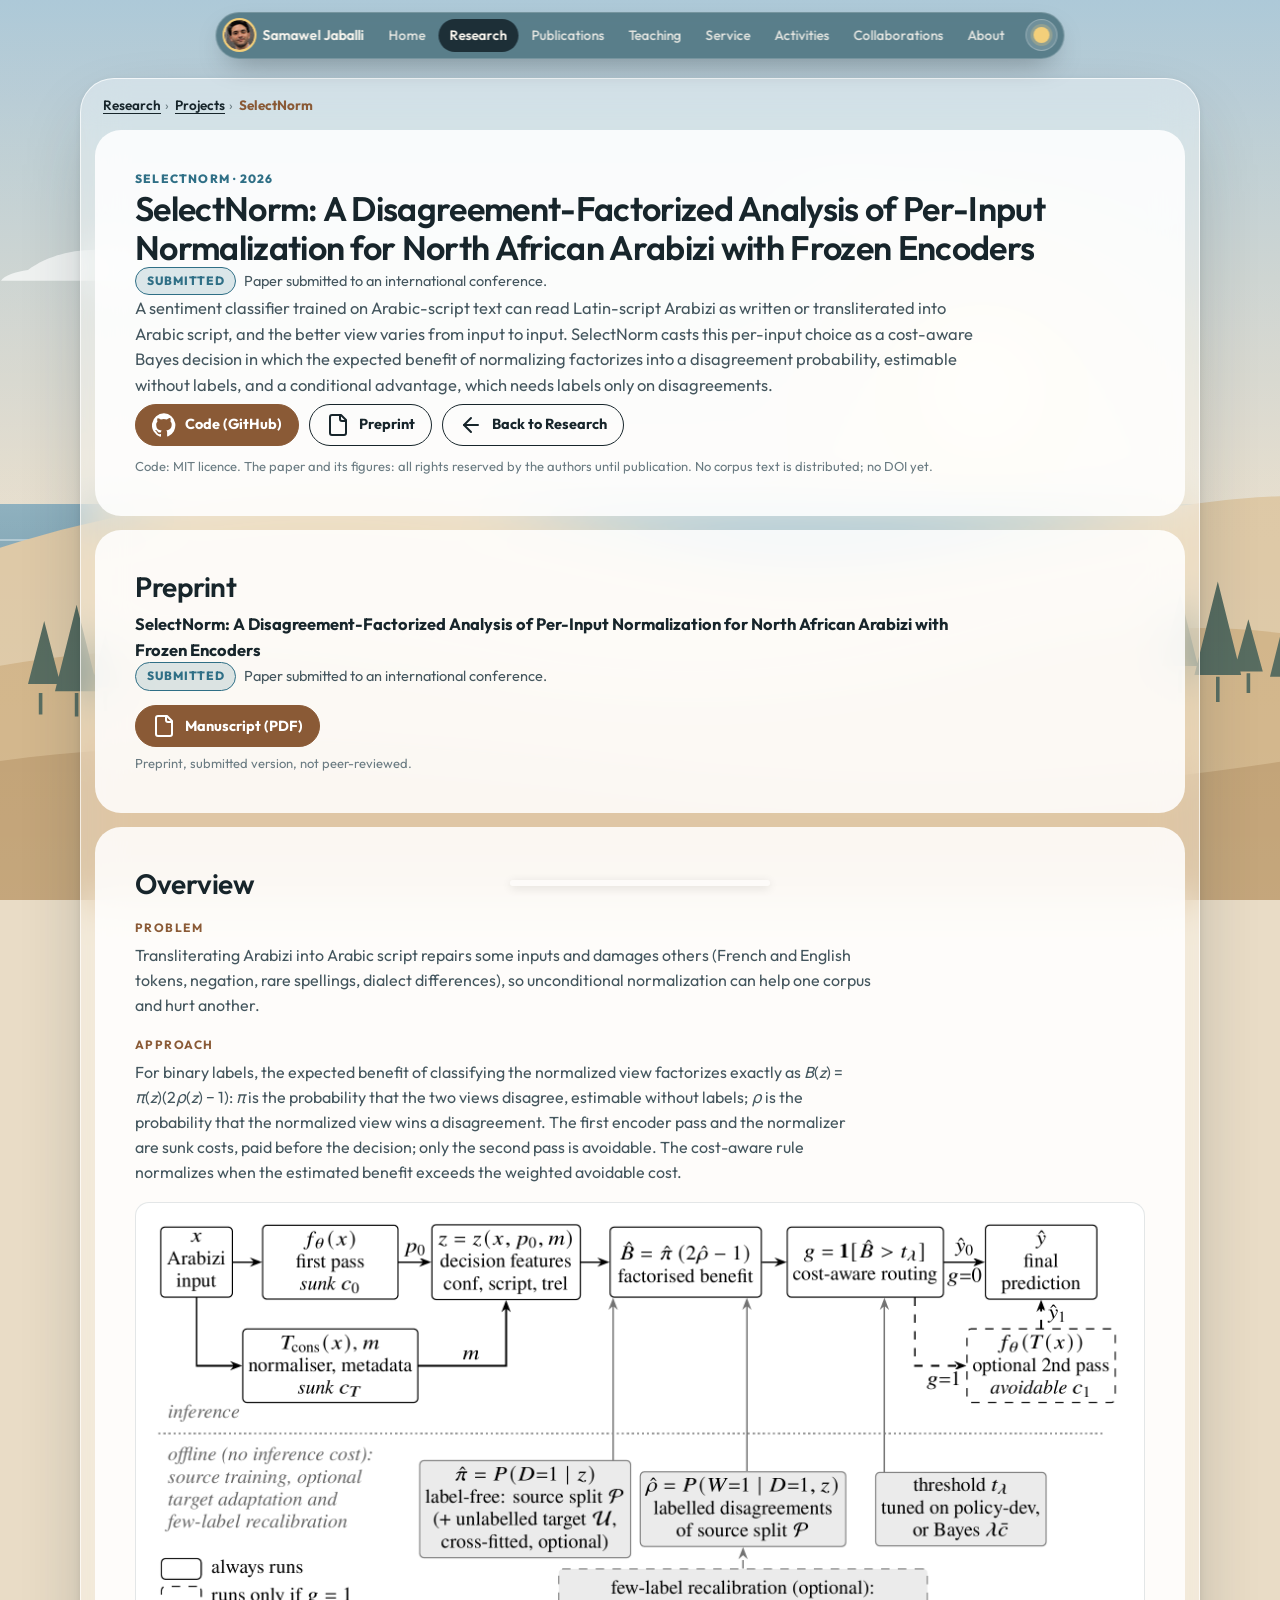
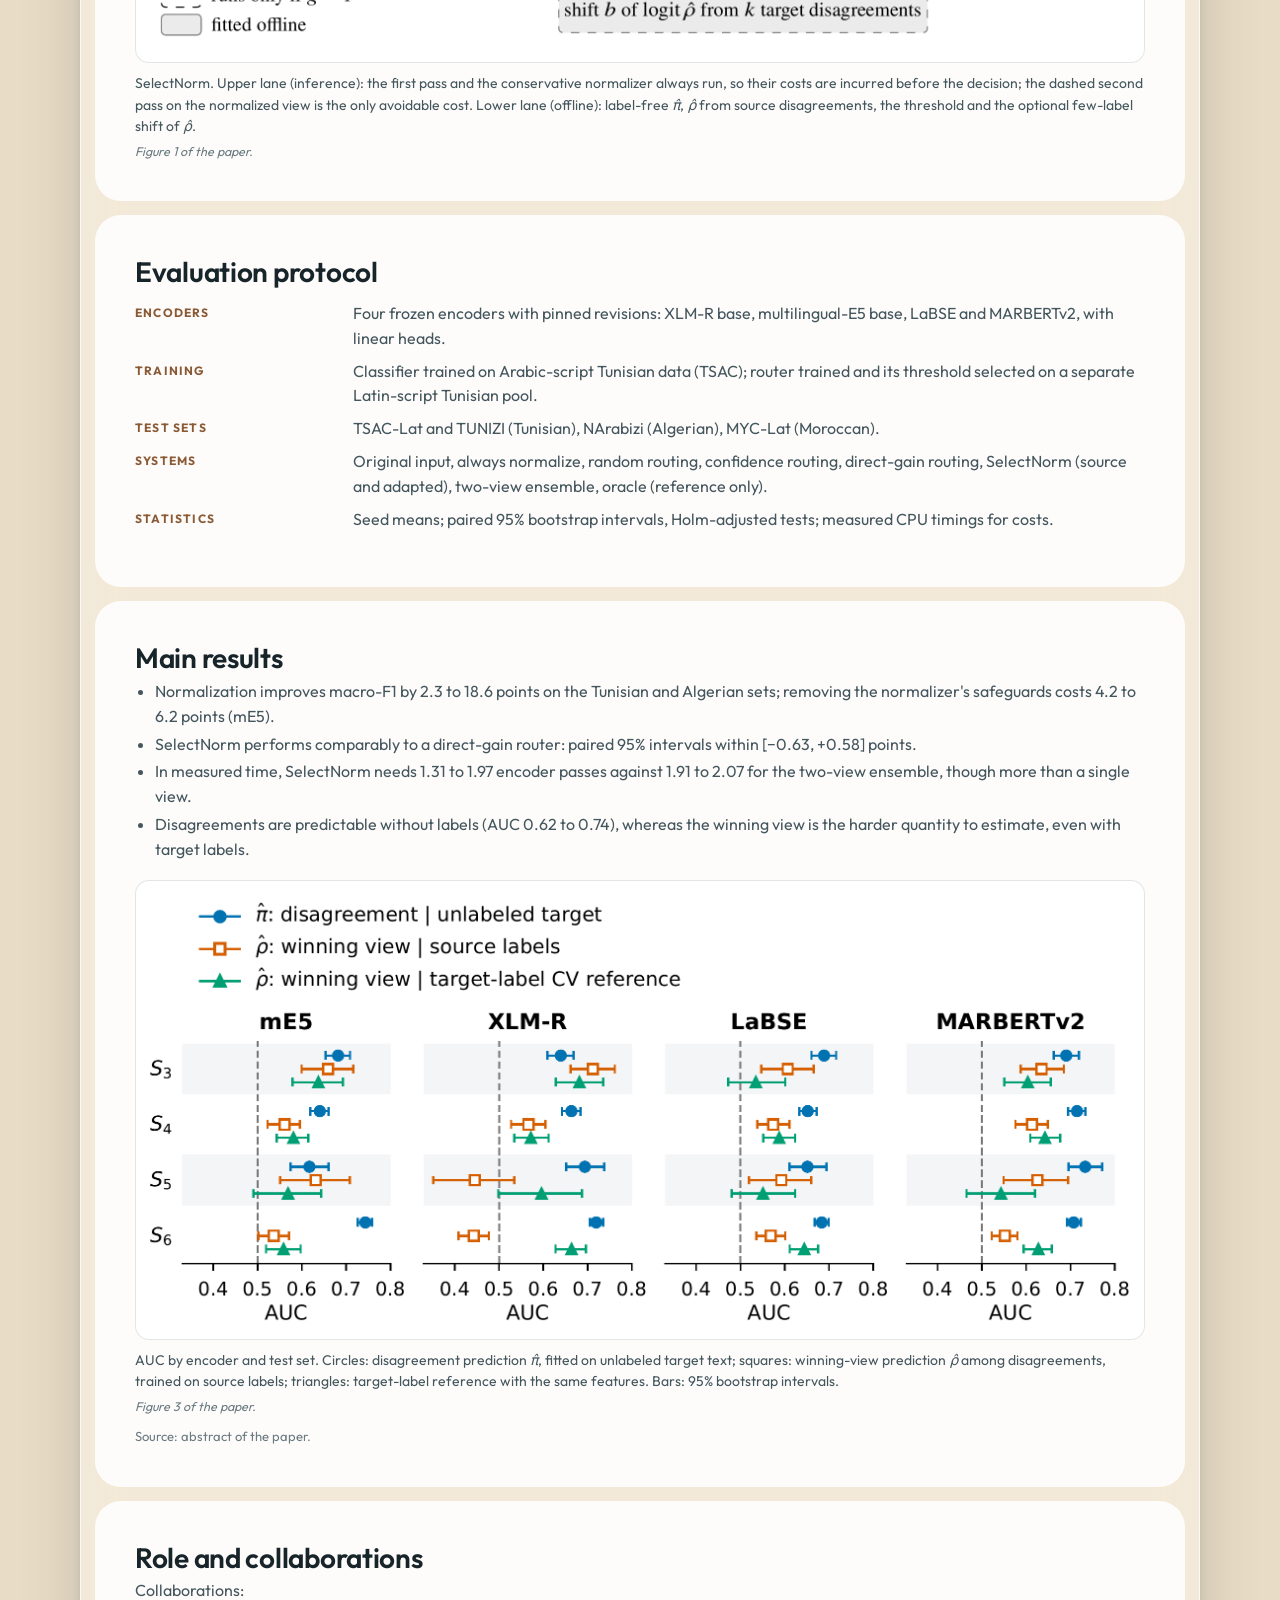
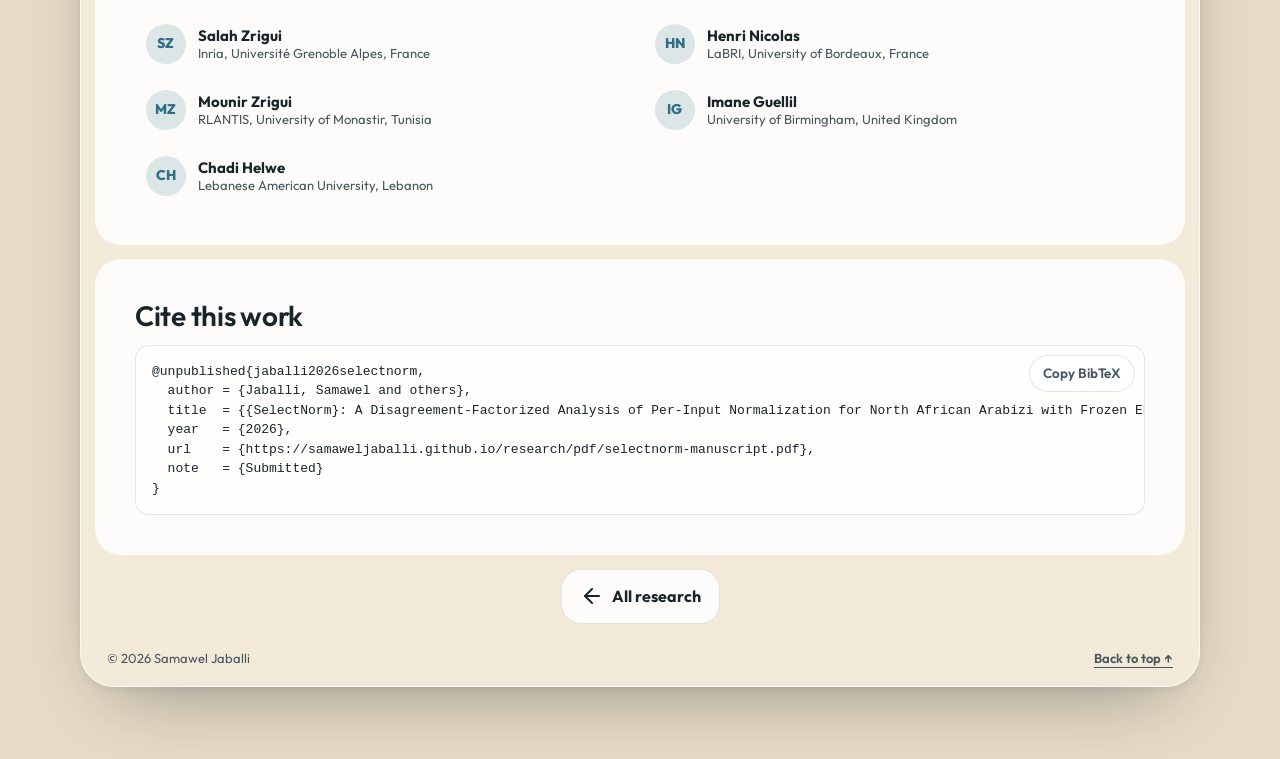
<file: research/selectnorm.html>
<!doctype html>
<html lang="en">
<head>
  <meta charset="utf-8">
  <meta name="viewport" content="width=device-width, initial-scale=1">
  <title>SelectNorm — SelectNorm: A Disagreement-Factorized Analysis of Per-Input Normalization for North African Arabizi with Frozen Encoders · Samawel Jaballi</title>
  <meta name="description" content="SelectNorm: deciding per input whether to classify Arabizi as written or after normalization into Arabic script, with a cost-aware, disagreement-factorized rule. Paper submitted to an international conference.">
  <meta name="author" content="Samawel Jaballi">
  <link rel="canonical" href="https://samaweljaballi.github.io/research/selectnorm.html">
  <meta property="og:type" content="article">
  <meta property="og:url" content="https://samaweljaballi.github.io/research/selectnorm.html">
  <meta property="og:title" content="SelectNorm — SelectNorm: A Disagreement-Factorized Analysis of Per-Input Normalization for North African Arabizi with Frozen Encoders">
  <meta property="og:description" content="SelectNorm: deciding per input whether to classify Arabizi as written or after normalization into Arabic script, with a cost-aware, disagreement-factorized rule. Paper submitted to an international conference.">
  <meta property="og:image" content="https://samaweljaballi.github.io/assets/research/selectnorm/selectnorm-fig1-pipeline.png">
  <meta name="theme-color" content="#3f6470">
  <link rel="icon" href="../assets/img/favicon.svg" type="image/svg+xml">
  <link rel="preload" href="../assets/fonts/outfit-latin-wght-normal.woff2" as="font" type="font/woff2" crossorigin>
  <link rel="stylesheet" href="../assets/css/style.css?v=20261125a">
  <link rel="stylesheet" href="../assets/css/course.css?v=20261125a">
  <link rel="stylesheet" href="../assets/css/research.css?v=20261125b">
  <script>
    /* Apply saved / system theme before paint */
    (function () {
      var t = null;
      try { t = localStorage.getItem("sj-theme"); } catch (e) {}
      if (!t) t = window.matchMedia && matchMedia("(prefers-color-scheme: dark)").matches ? "night" : "day";
      document.documentElement.setAttribute("data-theme", t);
    })();
  </script>
</head>
<body class="course-page research-page" data-base="../" data-section="research">
  <a class="skip" href="#main">Skip to content</a>

  <!-- Illustrated Atlantic-coast backdrop (replaced by a photo if SITE.backdrop is set) -->
  <div class="backdrop" aria-hidden="true">
    <div class="backdrop-photo" id="backdropPhoto"></div>
    <svg class="scene" viewBox="0 0 1600 1000" preserveAspectRatio="xMidYMid slice">
      <defs>
        <linearGradient id="sky" x1="0" y1="0" x2="0" y2="1">
          <stop offset="0" class="sky-top"/>
          <stop offset=".62" class="sky-mid"/>
          <stop offset="1" class="sky-low"/>
        </linearGradient>
        <linearGradient id="sea" x1="0" y1="0" x2="0" y2="1">
          <stop offset="0" class="sea-top"/>
          <stop offset="1" class="sea-low"/>
        </linearGradient>
        <radialGradient id="glow" cx=".5" cy=".5" r=".5">
          <stop offset="0" class="glow-in"/>
          <stop offset="1" class="glow-out"/>
        </radialGradient>
      </defs>
      <rect width="1600" height="1000" fill="url(#sky)"/>
      <g class="stars">
        <circle cx="180" cy="90" r="1.6"/><circle cx="320" cy="170" r="1.2"/><circle cx="520" cy="60" r="1.4"/>
        <circle cx="760" cy="140" r="1.1"/><circle cx="980" cy="70" r="1.5"/><circle cx="1180" cy="190" r="1.2"/>
        <circle cx="1400" cy="110" r="1.6"/><circle cx="1520" cy="230" r="1"/><circle cx="90" cy="260" r="1.1"/>
        <circle cx="640" cy="240" r="1"/><circle cx="880" cy="300" r=".9"/><circle cx="1290" cy="40" r="1.1"/>
      </g>
      <circle class="sun-glow" cx="1180" cy="430" r="260" fill="url(#glow)"/>
      <circle class="sun" cx="1180" cy="430" r="58"/>
      <path class="cloud" d="M120 300c40-30 110-30 150 0 30-18 80-14 100 12H90c4-6 16-10 30-12z"/>
      <path class="cloud" d="M980 230c30-22 86-22 116 0 24-12 60-10 76 10H956c4-5 12-8 24-10z"/>
      <rect y="560" width="1600" height="190" fill="url(#sea)"/>
      <g class="waves">
        <path d="M0 600h1600" /><path d="M0 640h1600" /><path d="M0 690h1600" />
      </g>
      <path class="dune-far" d="M0 640c180-70 380-110 600-80 160 22 260 70 420 64 200-8 380-90 580-70v446H0z"/>
      <path class="dune-mid" d="M0 760c220-60 420-40 640 0 200 36 380 20 560-30 150-42 280-40 400-10v280H0z"/>
      <g class="pines">
        <path d="M120 760l18-70 18 70zM150 768l24-96 24 96zM190 764l16-60 16 60zM1380 740l20-80 20 80zM1416 750l26-104 26 104zM1460 746l16-58 16 58zM1500 752l20-80 20 80z"/>
        <path d="M134 770v24M174 770v26M206 768v22M1400 744v26M1442 752v28M1476 748v22M1520 754v24" class="trunk"/>
      </g>
      <path class="dune-near" d="M0 860c260-50 520-30 800 0s560 20 800-30v170H0z"/>
    </svg>
    <div class="backdrop-veil"></div>
  </div>

  <!-- Persistent navigation.
       Desktop: floating pill that appears once the board's tab bar scrolls away.
       Mobile: sticky bar (always visible, in the page flow) with the current section and a Menu button. -->
  <header class="dock" id="dock">
    <a class="dock-brand" href="../index.html#home" aria-label="Samawel Jaballi — back to top"><span class="mono" aria-hidden="true">SJ</span><span class="dock-name">Samawel Jaballi</span></a>
    <nav class="dock-nav" aria-label="Sections"><ul id="dockNav"></ul></nav>
    <p class="dock-current" id="dockCurrent" aria-hidden="true">Home</p>
    <button class="theme-btn" type="button" data-theme-toggle aria-label="Switch to night mode"><span class="theme-ico" aria-hidden="true"></span></button>
    <button class="menu-btn" id="menuBtn" type="button" aria-expanded="false" aria-controls="menuSheet">
      <span class="menu-ico" aria-hidden="true"><span></span><span></span><span></span></span><span class="menu-lbl">Menu</span>
    </button>
    <div class="menu-sheet" id="menuSheet" hidden>
      <nav aria-label="All sections"><ul id="menuList"></ul></nav>
    </div>
  </header>

  <main id="main" class="board" tabindex="-1">
    <nav class="cp-crumbs" aria-label="Breadcrumb"><ol>
      <li><a href="../index.html#research">Research</a></li>
      <li><a href="../index.html#projects">Projects</a></li>
      <li><span aria-current="page">SelectNorm</span></li>
    </ol></nav>

    <section class="panel card rp-hero" aria-labelledby="rp-title">
      <p class="rp-short">SelectNorm · 2026</p>
      <h1 class="cp-title" id="rp-title">SelectNorm: A Disagreement-Factorized Analysis of Per-Input Normalization for North African Arabizi with Frozen Encoders</h1>
      <p class="rp-status"><span class="rp-badge">Submitted</span><span class="rp-status-t">Paper submitted to an international conference.</span></p>
      <p class="rp-summary">A sentiment classifier trained on Arabic-script text can read Latin-script Arabizi as written or transliterated into Arabic script, and the better view varies from input to input. SelectNorm casts this per-input choice as a cost-aware Bayes decision in which the expected benefit of normalizing factorizes into a disagreement probability, estimable without labels, and a conditional advantage, which needs labels only on disagreements.</p>
      <div class="rp-actions">
        <a class="cp-btn primary" href="https://github.com/SAMAWELJABALLI/-SelectNorm" target="_blank" rel="noopener noreferrer"><svg class="ico" viewBox="0 0 24 24" width="17" height="17" aria-hidden="true" focusable="false"><path fill="currentColor" d="M12 .3a12 12 0 0 0-3.8 23.4c.6.1.8-.3.8-.6v-2c-3.3.7-4-1.6-4-1.6-.6-1.4-1.4-1.8-1.4-1.8-1-.7.1-.7.1-.7 1.2.1 1.8 1.2 1.8 1.2 1 1.8 2.8 1.3 3.5 1 0-.8.4-1.3.7-1.6-2.7-.3-5.5-1.3-5.5-6 0-1.2.5-2.3 1.3-3.1-.2-.4-.6-1.6 0-3.2 0 0 1-.3 3.3 1.2a11.5 11.5 0 0 1 6 0C17.3 4.6 18.3 5 18.3 5c.7 1.6.3 2.8.1 3.2.8.8 1.3 1.9 1.3 3.2 0 4.6-2.8 5.6-5.5 5.9.5.4.9 1.1.9 2.2v3.3c0 .3.1.7.8.6A12 12 0 0 0 12 .3"/></svg><span>Code (GitHub)</span><span class="sr-only"> (opens in a new tab)</span></a>
        <a class="cp-btn" href="#rp-preprint"><svg class="ico" viewBox="0 0 24 24" width="17" height="17" fill="none" stroke="currentColor" stroke-width="2" stroke-linecap="round" stroke-linejoin="round" aria-hidden="true" focusable="false"><path d="M15 2H6a2 2 0 0 0-2 2v16a2 2 0 0 0 2 2h12a2 2 0 0 0 2-2V7Z"/><path d="M14 2v4a2 2 0 0 0 2 2h4"/></svg><span>Preprint</span></a>
        <a class="cp-btn" href="../index.html#research"><svg class="ico" viewBox="0 0 24 24" width="17" height="17" fill="none" stroke="currentColor" stroke-width="2" stroke-linecap="round" stroke-linejoin="round" aria-hidden="true" focusable="false"><path d="m12 19-7-7 7-7"/><path d="M19 12H5"/></svg><span>Back to Research</span></a>
      </div>
      <p class="rp-note">Code: MIT licence. The paper and its figures: all rights reserved by the authors until publication. No corpus text is distributed; no DOI yet.</p>
    </section>

    <section class="panel card rp-section" aria-labelledby="rp-preprint">
      <h2 class="cp-h2" id="rp-preprint">Preprint</h2>
      <p class="rp-pp-title"><cite>SelectNorm: A Disagreement-Factorized Analysis of Per-Input Normalization for North African Arabizi with Frozen Encoders</cite></p>
      <p class="rp-status"><span class="rp-badge">Submitted</span><span class="rp-status-t">Paper submitted to an international conference.</span></p>
      <div class="rp-pp-files">
      <div class="rp-pp-item"><a class="cp-btn primary" href="pdf/selectnorm-manuscript.pdf" type="application/pdf" target="_blank" rel="noopener noreferrer"><svg class="ico" viewBox="0 0 24 24" width="17" height="17" fill="none" stroke="currentColor" stroke-width="2" stroke-linecap="round" stroke-linejoin="round" aria-hidden="true" focusable="false"><path d="M15 2H6a2 2 0 0 0-2 2v16a2 2 0 0 0 2 2h12a2 2 0 0 0 2-2V7Z"/><path d="M14 2v4a2 2 0 0 0 2 2h4"/></svg><span>Manuscript (PDF)</span><span class="sr-only"> (opens in a new tab)</span></a><p class="rp-note rp-pp-note">Preprint, submitted version, not peer-reviewed.</p></div>
      </div>
    </section>

    <section class="panel card rp-section" aria-labelledby="rp-overview">
      <h2 class="cp-h2" id="rp-overview">Overview</h2>
      <h3 class="cp-h3">Problem</h3><p class="cp-p">Transliterating Arabizi into Arabic script repairs some inputs and damages others (French and English tokens, negation, rare spellings, dialect differences), so unconditional normalization can help one corpus and hurt another.</p>
      <h3 class="cp-h3">Approach</h3><p class="cp-p">For binary labels, the expected benefit of classifying the normalized view factorizes exactly as <i>B</i>(<i>z</i>) = <i>π</i>(<i>z</i>)(2<i>ρ</i>(<i>z</i>) − 1): <i>π</i> is the probability that the two views disagree, estimable without labels; <i>ρ</i> is the probability that the normalized view wins a disagreement. The first encoder pass and the normalizer are sunk costs, paid before the decision; only the second pass is avoidable. The cost-aware rule normalizes when the estimated benefit exceeds the weighted avoidable cost.</p>
      <figure class="rp-figure"><img src="../assets/research/selectnorm/selectnorm-fig1-pipeline.png" width="2000" height="888" alt="Pipeline diagram. Inference lane: first pass on the Arabizi input and the conservative normalizer always run, decision features feed the factorized benefit and a cost-aware routing step, which runs the optional second pass on the normalized view. Offline lane: estimation of pi without labels, rho from labelled source disagreements, threshold tuning and optional few-label recalibration." loading="lazy" decoding="async"><figcaption>SelectNorm. Upper lane (inference): the first pass and the conservative normalizer always run, so their costs are incurred before the decision; the dashed second pass on the normalized view is the only avoidable cost. Lower lane (offline): label-free <i>π̂</i>, <i>ρ̂</i> from source disagreements, the threshold and the optional few-label shift of <i>ρ̂</i>.<span class="rp-src">Figure 1 of the paper.</span></figcaption></figure>
    </section>

    <section class="panel card rp-section" aria-labelledby="rp-protocol">
      <h2 class="cp-h2" id="rp-protocol">Evaluation protocol</h2>
      <dl class="rp-dl"><dt>Encoders</dt><dd>Four frozen encoders with pinned revisions: XLM-R base, multilingual-E5 base, LaBSE and MARBERTv2, with linear heads.</dd><dt>Training</dt><dd>Classifier trained on Arabic-script Tunisian data (TSAC); router trained and its threshold selected on a separate Latin-script Tunisian pool.</dd><dt>Test sets</dt><dd>TSAC-Lat and TUNIZI (Tunisian), NArabizi (Algerian), MYC-Lat (Moroccan).</dd><dt>Systems</dt><dd>Original input, always normalize, random routing, confidence routing, direct-gain routing, SelectNorm (source and adapted), two-view ensemble, oracle (reference only).</dd><dt>Statistics</dt><dd>Seed means; paired 95% bootstrap intervals, Holm-adjusted tests; measured CPU timings for costs.</dd></dl>
    </section>

    <section class="panel card rp-section" aria-labelledby="rp-results">
      <h2 class="cp-h2" id="rp-results">Main results</h2>
      <ul class="cp-list">
        <li>Normalization improves macro-F1 by 2.3 to 18.6 points on the Tunisian and Algerian sets; removing the normalizer's safeguards costs 4.2 to 6.2 points (mE5).</li>
        <li>SelectNorm performs comparably to a direct-gain router: paired 95% intervals within [−0.63, +0.58] points.</li>
        <li>In measured time, SelectNorm needs 1.31 to 1.97 encoder passes against 1.91 to 2.07 for the two-view ensemble, though more than a single view.</li>
        <li>Disagreements are predictable without labels (AUC 0.62 to 0.74), whereas the winning view is the harder quantity to estimate, even with target labels.</li>
      </ul>
      <figure class="rp-figure"><img src="../assets/research/selectnorm/selectnorm-fig3-mechanism.png" width="2000" height="887" alt="Dot plots of AUC by encoder (mE5, XLM-R, LaBSE, MARBERTv2) and test set (S3 to S6): disagreement prediction is consistently above 0.6, while winning-view prediction from source labels is close to 0.5 to 0.7, near or below the target-label reference." loading="lazy" decoding="async"><figcaption>AUC by encoder and test set. Circles: disagreement prediction <i>π̂</i>, fitted on unlabeled target text; squares: winning-view prediction <i>ρ̂</i> among disagreements, trained on source labels; triangles: target-label reference with the same features. Bars: 95% bootstrap intervals.<span class="rp-src">Figure 3 of the paper.</span></figcaption></figure>
      <p class="rp-note">Source: abstract of the paper.</p>
    </section>

    <section class="panel card rp-section" aria-labelledby="rp-team">
      <h2 class="cp-h2" id="rp-team">Role and collaborations</h2>
      <p class="cp-p">Collaborations:</p>
      <ul class="rp-people"><li class="cp-person"><span class="cp-avatar" aria-hidden="true">SZ</span><span class="cp-pname"><b>Salah Zrigui</b><span class="cp-prole">Inria, Université Grenoble Alpes, France</span></span></li><li class="cp-person"><span class="cp-avatar" aria-hidden="true">HN</span><span class="cp-pname"><b>Henri Nicolas</b><span class="cp-prole">LaBRI, University of Bordeaux, France</span></span></li><li class="cp-person"><span class="cp-avatar" aria-hidden="true">MZ</span><span class="cp-pname"><b>Mounir Zrigui</b><span class="cp-prole">RLANTIS, University of Monastir, Tunisia</span></span></li><li class="cp-person"><span class="cp-avatar" aria-hidden="true">IG</span><span class="cp-pname"><b>Imane Guellil</b><span class="cp-prole">University of Birmingham, United Kingdom</span></span></li><li class="cp-person"><span class="cp-avatar" aria-hidden="true">CH</span><span class="cp-pname"><b>Chadi Helwe</b><span class="cp-prole">Lebanese American University, Lebanon</span></span></li></ul>
    </section>

    <section class="panel card rp-section" aria-labelledby="rp-cite">
      <h2 class="cp-h2" id="rp-cite">Cite this work</h2>
      <!-- TODO author list and order: complete once the manuscript is de-anonymised -->
      <div class="rp-bib"><pre id="bib-selectnorm">@unpublished{jaballi2026selectnorm,
  author = {Jaballi, Samawel and others},
  title  = {{SelectNorm}: A Disagreement-Factorized Analysis of Per-Input Normalization for North African Arabizi with Frozen Encoders},
  year   = {2026},
  url    = {https://samaweljaballi.github.io/research/pdf/selectnorm-manuscript.pdf},
  note   = {Submitted}
}</pre><button type="button" class="cp-expand" data-copy="bib-selectnorm">Copy BibTeX</button></div>
    </section>

    <nav class="cp-pager" aria-label="Back">
      <span class="cp-pg-empty" aria-hidden="true"></span>
      <a class="cp-all" href="../index.html#research"><svg class="ico" viewBox="0 0 24 24" width="17" height="17" fill="none" stroke="currentColor" stroke-width="2" stroke-linecap="round" stroke-linejoin="round" aria-hidden="true" focusable="false"><path d="m12 19-7-7 7-7"/><path d="M19 12H5"/></svg><span>All research</span></a>
      <span class="cp-pg-empty" aria-hidden="true"></span>
    </nav>
    <footer class="foot"><p>© <span id="footYear">2026</span> Samawel Jaballi</p><a class="to-top" href="#main">Back to top <span aria-hidden="true">↑</span></a></footer>
  </main>

  <div class="scrubber" aria-hidden="true"><span class="scrubber-fill" id="scrubberFill"></span></div>
  <script src="../assets/js/content.js?v=20261125b"></script>
  <script src="../assets/js/page.js?v=20261125a"></script>
</body>
</html>
</file>
<file: assets/css/style.css>
/* Outfit (SIL Open Font License 1.1) — self-hosted, see assets/fonts/OFL-Outfit.txt */
@font-face { font-family: "Outfit"; font-style: normal; font-display: swap; font-weight: 100 900;
  src: url("../fonts/outfit-latin-wght-normal.woff2") format("woff2-variations"), url("../fonts/outfit-latin-wght-normal.woff2") format("woff2");
  unicode-range: U+0000-00FF, U+0131, U+0152-0153, U+02BB-02BC, U+02C6, U+02DA, U+02DC, U+0304, U+0308, U+0329, U+2000-206F, U+20AC, U+2122, U+2191, U+2193, U+2212, U+2215, U+FEFF, U+FFFD; }
@font-face { font-family: "Outfit"; font-style: normal; font-display: swap; font-weight: 100 900;
  src: url("../fonts/outfit-latin-ext-wght-normal.woff2") format("woff2-variations"), url("../fonts/outfit-latin-ext-wght-normal.woff2") format("woff2");
  unicode-range: U+0100-02BA, U+02BD-02C5, U+02C7-02CC, U+02CE-02D7, U+02DD-02FF, U+0304, U+0308, U+0329, U+1D00-1DBF, U+1E00-1E9F, U+1EF2-1EFF, U+2020, U+20A0-20AB, U+20AD-20C0, U+2113, U+2C60-2C7F, U+A720-A7FF; }

/* =====================================================================
   Academic journal — styles
   Day: Atlantic coast at golden hour · Night: moonlit dunes
   ===================================================================== */

:root {
  --font: "Outfit", system-ui, -apple-system, "Segoe UI", Roboto, sans-serif;

  /* backdrop */
  --sky-top: #a9c6d6; --sky-mid: #e9dcc6; --sky-low: #f4d7a8;
  --sea-top: #7fa6b6; --sea-low: #5d8798;
  --sun: #fff1cf; --glow-in: rgba(255, 228, 170, .75); --glow-out: rgba(255, 228, 170, 0);
  --dune-far: #d9c19a; --dune-mid: #cbaa78; --dune-near: #b8935f;
  --pine: #3c5446; --wave: rgba(255, 255, 255, .35); --cloud: rgba(255, 255, 255, .7); --star: transparent;
  --veil: linear-gradient(180deg, rgba(255,255,255,.05), rgba(255,255,255,.18));

  /* board & surfaces */
  --board: rgba(255, 255, 255, .38);
  --board-line: rgba(255, 255, 255, .7);
  --surface: rgba(255, 255, 255, .86);
  --surface-2: rgba(255, 255, 255, .58);
  --line: rgba(30, 50, 60, .12);

  /* hero (journal card) */
  --hero: #4d7380;
  --hero-ink: #fbf7ef;
  --hero-soft: rgba(251, 247, 239, .86);
  --hero-tab: rgba(255, 255, 255, .14);
  --hero-tab-on: #1d2f37;
  --mark: #f3cf7a;          /* highlighted words */

  /* widgets */
  --w-dark: #1f3139; --w-dark-ink: #eef3f2;
  --w-warm: #a8724a; --w-warm-ink: #fff7ee;
  --w-light: rgba(255, 255, 255, .82); --w-light-ink: #1d2b31;

  /* text */
  --ink: #17252b;
  --ink-2: #44565e;
  --muted: #6a7b82;

  /* accents per pillar */
  --research: #2f6f86;
  --teaching: #a8724a;
  --service: #6a6aa8;

  --accent: #2f6f86;
  --focus: #e0a52f;
  --shadow: 0 30px 80px -30px rgba(20, 40, 50, .45), 0 2px 8px rgba(20, 40, 50, .08);
  --r-xl: 34px; --r-lg: 26px; --r-md: 20px; --r-sm: 14px;
  color-scheme: light;
}

:root[data-theme="night"] {
  --sky-top: #0b1424; --sky-mid: #18273c; --sky-low: #263752;
  --sea-top: #1c3044; --sea-low: #142434;
  --sun: #e9eef7; --glow-in: rgba(190, 210, 255, .28); --glow-out: rgba(190, 210, 255, 0);
  --dune-far: #2b3a52; --dune-mid: #24324a; --dune-near: #1b2739;
  --pine: #0f1a26; --wave: rgba(200, 220, 255, .18); --cloud: rgba(170, 190, 220, .14); --star: #dfe8ff;
  --veil: linear-gradient(180deg, rgba(5,10,20,.15), rgba(5,10,20,.35));

  --board: rgba(16, 26, 40, .46);
  --board-line: rgba(160, 185, 220, .22);
  --surface: rgba(26, 38, 56, .82);
  --surface-2: rgba(30, 44, 64, .62);
  --line: rgba(190, 210, 240, .14);

  --hero: #22384a;
  --hero-ink: #eef2f8;
  --hero-soft: rgba(238, 242, 248, .82);
  --hero-tab: rgba(255, 255, 255, .08);
  --hero-tab-on: #e8eef7;
  --mark: #f1d38d;

  --w-dark: #0f1a26; --w-dark-ink: #e6edf5;
  --w-warm: #6e4b34; --w-warm-ink: #fbefe3;
  --w-light: rgba(30, 44, 64, .88); --w-light-ink: #e6edf5;

  --ink: #e8eef6;
  --ink-2: #b9c6d6;
  --muted: #8fa0b4;

  --research: #7fb7cc;
  --teaching: #e0a77a;
  --service: #a9a9e6;
  --accent: #8cc3d6;
  --shadow: 0 30px 80px -30px rgba(0, 0, 0, .7), 0 2px 8px rgba(0, 0, 0, .3);
  color-scheme: dark;
}

/* ---------- base ---------- */
*, *::before, *::after { box-sizing: border-box; }
html { scroll-behavior: smooth; scroll-padding-top: 84px; -webkit-text-size-adjust: 100%; }
body {
  margin: 0; font-family: var(--font); color: var(--ink); background: var(--sky-mid);
  font-size: 16px; line-height: 1.55; -webkit-font-smoothing: antialiased;
  transition: background-color .6s ease, color .4s ease;
}
img { max-width: 100%; display: block; }
a { color: inherit; }
button { font: inherit; color: inherit; cursor: pointer; }
h1, h2, h3, h4, h5, p { margin: 0; }
ul, ol { margin: 0; padding: 0; list-style: none; }
:focus-visible { outline: 3px solid var(--focus); outline-offset: 3px; border-radius: 10px; }
.sr-only { position: absolute !important; width: 1px; height: 1px; overflow: hidden; clip: rect(0 0 0 0); white-space: nowrap; }
.skip { position: fixed; left: 16px; top: -60px; z-index: 100; background: var(--hero-tab-on); color: #fff; padding: 10px 16px; border-radius: 12px; text-decoration: none; transition: top .2s; }
.skip:focus { top: 16px; }
.muted { color: var(--muted); }
.noscript { padding: 24px; background: var(--surface); border-radius: var(--r-lg); }

/* ---------- backdrop ---------- */
.backdrop { position: fixed; inset: 0; z-index: -1; overflow: hidden; }
.scene { width: 100%; height: 100%; display: block; }
.sky-top { stop-color: var(--sky-top); } .sky-mid { stop-color: var(--sky-mid); } .sky-low { stop-color: var(--sky-low); }
.sea-top { stop-color: var(--sea-top); } .sea-low { stop-color: var(--sea-low); }
.glow-in { stop-color: var(--glow-in); } .glow-out { stop-color: var(--glow-out); }
.sky-top, .sky-mid, .sky-low, .sea-top, .sea-low { transition: stop-color .8s ease; }
.sun { fill: var(--sun); transition: fill .8s; }
.stars circle { fill: var(--star); transition: fill .8s; }
.cloud { fill: var(--cloud); }
.waves path { stroke: var(--wave); stroke-width: 2; stroke-dasharray: 40 26 90 30; fill: none; }
.dune-far { fill: var(--dune-far); } .dune-mid { fill: var(--dune-mid); } .dune-near { fill: var(--dune-near); }
.pines path { fill: var(--pine); } .pines .trunk { stroke: var(--pine); stroke-width: 4; fill: none; }
.dune-far, .dune-mid, .dune-near, .pines path { transition: fill .8s ease; }
.backdrop-veil { position: absolute; inset: 0; background: var(--veil); }
.backdrop-photo { position: absolute; inset: 0; background-size: cover; background-position: center; display: none; }
.has-photo .backdrop-photo { display: block; }
.has-photo .scene { display: none; }
:root[data-theme="night"].has-photo .backdrop-photo { filter: brightness(.45) saturate(.6) hue-rotate(195deg); }
@media (prefers-reduced-motion: no-preference) {
  .waves path { animation: drift 18s linear infinite; }
  .cloud { animation: float 40s ease-in-out infinite alternate; }
}
@keyframes drift { to { stroke-dashoffset: -372; } }
@keyframes float { to { transform: translateX(60px); } }

/* ---------- board ---------- */
.board {
  position: relative; width: min(1120px, calc(100% - 32px)); margin: 48px auto 72px; padding: 14px;
  background: var(--board); border: 1px solid var(--board-line); border-radius: var(--r-xl);
  backdrop-filter: blur(22px) saturate(1.25); -webkit-backdrop-filter: blur(22px) saturate(1.25);
  box-shadow: var(--shadow); outline: none;
  display: flex; flex-direction: column; gap: 14px;
  transition: background-color .6s ease, border-color .6s ease;
}
#app { display: contents; }
.card { border-radius: var(--r-lg); }

/* ---------- hero / journal card ---------- */
.hero {
  background: var(--hero); color: var(--hero-ink); padding: clamp(22px, 3.4vw, 40px) clamp(20px, 3.6vw, 44px) 24px;
  position: relative; overflow: hidden; transition: background-color .6s ease;
}
.hero::after { /* soft paper grain light */
  content: ""; position: absolute; inset: 0; pointer-events: none;
  background: radial-gradient(120% 80% at 100% 0%, rgba(255,255,255,.14), transparent 55%);
}
.hero > * { position: relative; z-index: 1; }
.hero-top { display: flex; justify-content: space-between; align-items: flex-start; gap: 20px; }
.eyebrow { font-size: 11.5px; font-weight: 600; letter-spacing: .16em; text-transform: uppercase; color: var(--muted); }
.hero .eyebrow { color: var(--hero-soft); }
.eyebrow span { text-transform: none; letter-spacing: .02em; font-weight: 500; font-size: 13px; }
.greet { font-size: clamp(40px, 6.4vw, 76px); font-weight: 300; line-height: 1.02; letter-spacing: -.025em; margin-top: 10px; }
.greet strong { font-weight: 700; }
.role { margin-top: 10px; color: var(--hero-soft); font-size: clamp(15px, 1.6vw, 18px); }
.clock { text-align: right; flex-shrink: 0; }
.clock-time { font-size: clamp(40px, 6vw, 72px); font-weight: 700; letter-spacing: -.03em; line-height: 1; margin-top: 8px; font-variant-numeric: tabular-nums; }

.hero-bar { display: flex; justify-content: space-between; align-items: center; gap: 12px; margin-top: 22px; flex-wrap: wrap; }
.tabs ul { display: flex; gap: 4px; flex-wrap: wrap; }
.tabs a {
  display: inline-block; padding: 7px 15px; border-radius: 999px; text-decoration: none; font-size: 16px; font-weight: 500;
  color: var(--hero-soft); transition: background-color .2s, color .2s;
}
.tabs a:hover { color: var(--hero-ink); background: var(--hero-tab); }
.tabs a[aria-current="true"] { background: var(--hero-tab-on); color: var(--hero); font-weight: 600; }
:root[data-theme="day"] .tabs a[aria-current="true"], :root:not([data-theme]) .tabs a[aria-current="true"] { color: #fbf7ef; }
.hero-pills { display: flex; gap: 6px; align-items: center; flex-wrap: wrap; }
.pill {
  font-size: 12.5px; font-weight: 600; padding: 7px 12px; border-radius: 999px; text-decoration: none;
  background: var(--hero-tab); border: 1px solid rgba(255,255,255,.2); color: var(--hero-ink);
}
.pill:hover { background: rgba(255,255,255,.24); }

.entry { margin-top: 26px; min-height: 150px; transition: opacity .22s ease, transform .22s ease; }
.entry.swap { opacity: 0; transform: translateY(6px); }
.meta { display: flex; flex-wrap: wrap; gap: 8px; align-items: center; font-size: 12px; font-weight: 600; letter-spacing: .14em; text-transform: uppercase; color: var(--hero-soft); }
.meta .sep { opacity: .6; }
.soon { font-size: 10.5px; letter-spacing: .1em; padding: 3px 8px; border-radius: 999px; background: var(--mark); color: #2b2412; font-weight: 700; text-transform: uppercase; }
.entry-text { margin-top: 12px; font-size: clamp(19px, 2.3vw, 27px); line-height: 1.38; font-weight: 400; max-width: 34em; }
.entry-text b { font-weight: 700; background: linear-gradient(transparent 62%, color-mix(in srgb, var(--mark) 55%, transparent) 62%); padding: 0 .08em; }
.entry-more { display: inline-block; margin-top: 12px; font-weight: 600; font-size: 14.5px; color: var(--hero-ink); text-underline-offset: 4px; }

.hero-foot { display: flex; justify-content: space-between; align-items: center; gap: 12px; margin-top: 22px; padding-top: 18px; border-top: 1px solid rgba(255,255,255,.16); flex-wrap: wrap; }
.pillars-mini { display: flex; gap: 6px 18px; flex-wrap: wrap; }
.pillars-mini a { text-decoration: none; font-size: 14.5px; font-weight: 500; display: inline-flex; align-items: center; gap: 8px; color: var(--hero-ink); }
.pillars-mini a:hover { text-decoration: underline; text-underline-offset: 4px; }
.pdot { width: 9px; height: 9px; border-radius: 50%; display: inline-block; }
.pdot.r { background: #9fd3e3; } .pdot.t { background: #f2b98b; } .pdot.s { background: #c6c6f5; }
.dots { display: flex; gap: 7px; align-items: center; }
.dot { width: 11px; height: 11px; border-radius: 999px; border: 0; background: rgba(255,255,255,.45); padding: 0; transition: width .3s ease, background-color .3s; }
.dot[aria-current="true"] { width: 30px; background: var(--hero-ink); }

/* theme toggle */
.theme-btn {
  width: 38px; height: 38px; border-radius: 999px; border: 1px solid rgba(255,255,255,.25); background: var(--hero-tab);
  display: inline-grid; place-items: center; flex-shrink: 0;
}
.theme-btn:hover { background: rgba(255,255,255,.26); }
.theme-ico { width: 16px; height: 16px; border-radius: 50%; background: var(--mark); box-shadow: 0 0 0 3px rgba(243, 207, 122, .25); transition: box-shadow .4s, background .4s; }
:root[data-theme="night"] .theme-ico { background: transparent; box-shadow: inset -5px -3px 0 0 #e8eef7; }

/* ---------- widgets ---------- */
.widgets { display: grid; grid-template-columns: 1fr 1fr 1fr; gap: 14px; }
.w { border-radius: var(--r-lg); padding: 20px; position: relative; overflow: hidden; }
.w-stack { display: grid; gap: 14px; grid-template-rows: auto 1fr; }
.w-head { display: flex; justify-content: space-between; align-items: center; gap: 10px; margin-bottom: 10px; }
.w-title { font-size: 15px; font-weight: 700; letter-spacing: .01em; }
.w-ico { font-size: 16px; opacity: .7; }
.w-sub { font-size: 13px; opacity: .8; margin-bottom: 8px; }
.w-big { font-size: 30px; font-weight: 700; letter-spacing: -.02em; line-height: 1.1; }
.w-strong { font-weight: 600; font-size: 17px; line-height: 1.3; margin-top: 4px; }
.w-text { font-size: 14px; line-height: 1.45; margin-top: 4px; opacity: .85; }
.w-link { display: inline-block; margin-top: 12px; font-size: 13.5px; font-weight: 600; text-underline-offset: 4px; }
.w-list li { font-size: 14px; padding: 7px 0; border-top: 1px solid rgba(255,255,255,.14); line-height: 1.35; }
.w-list li:first-child { border-top: 0; }
.w-list .code { font-size: 11px; font-weight: 700; letter-spacing: .04em; margin-right: 8px; padding: 2px 7px; border-radius: 6px; background: rgba(255,255,255,.16); }
.axis-link { background: none; border: 0; padding: 0; text-align: left; font-size: 14.5px; font-weight: 500; line-height: 1.35; }
.axis-link:hover { text-decoration: underline; text-underline-offset: 4px; }
.axes .axis-link::after { content: " →"; opacity: .55; }

.w-profile { background: var(--surface); padding: 0; display: flex; flex-direction: column; color: var(--ink); min-height: 100%; }
.portrait-img { width: 100%; aspect-ratio: 4 / 3.4; object-fit: cover; }
.portrait-mono {
  aspect-ratio: 4 / 3.1; display: grid; place-items: center; position: relative; overflow: hidden;
  background:
    radial-gradient(60% 70% at 30% 30%, rgba(255,255,255,.55), transparent 60%),
    linear-gradient(150deg, #8db3c1 0%, #d9c4a0 55%, #b98a5c 100%);
}
:root[data-theme="night"] .portrait-mono { background: radial-gradient(60% 70% at 30% 30%, rgba(190,210,255,.25), transparent 60%), linear-gradient(150deg, #2b4560, #3a3550 60%, #5a4334); }
.portrait-mono span { font-size: 92px; font-weight: 800; letter-spacing: -.04em; color: rgba(255,255,255,.92); text-shadow: 0 10px 30px rgba(0,0,0,.18); }
.portrait-mono::after { /* transcript-like lines, a nod to speech & text */
  content: ""; position: absolute; left: 10%; right: 10%; bottom: 14%; height: 34px;
  background: repeating-linear-gradient(90deg, rgba(255,255,255,.55) 0 3px, transparent 3px 9px);
  -webkit-mask: linear-gradient(90deg, transparent, #000 15%, #000 85%, transparent); mask: linear-gradient(90deg, transparent, #000 15%, #000 85%, transparent);
  clip-path: polygon(0 60%, 5% 30%, 10% 70%, 15% 20%, 20% 55%, 25% 10%, 30% 65%, 35% 35%, 40% 80%, 45% 15%, 50% 60%, 55% 25%, 60% 75%, 65% 30%, 70% 50%, 75% 15%, 80% 70%, 85% 40%, 90% 60%, 95% 35%, 100% 55%, 100% 100%, 0 100%);
}
.w-profile-body { padding: 18px 20px 20px; display: flex; flex-direction: column; gap: 2px; flex: 1; }
.tag { align-self: flex-start; font-size: 11.5px; font-weight: 700; letter-spacing: .06em; text-transform: uppercase; padding: 5px 10px; border-radius: 999px; background: color-mix(in srgb, var(--accent) 14%, transparent); color: var(--accent); margin-bottom: 6px; }
.w-actions { display: flex; gap: 8px; margin-top: auto; padding-top: 14px; flex-wrap: wrap; }

.w-dark { background: var(--w-dark); color: var(--w-dark-ink); }
.w-warm { background: var(--w-warm); color: var(--w-warm-ink); }
.w-light { background: var(--w-light); color: var(--w-light-ink); }
.w-light .w-list li, .w-links .w-list li { border-color: var(--line); }
.w-links { background: var(--surface-2); color: var(--ink); border: 1px solid var(--board-line); }
.w-chips { display: flex; flex-wrap: wrap; gap: 6px; }
.w-chips a { display: inline-block; text-decoration: none; font-size: 13.5px; font-weight: 600; padding: 7px 12px; border-radius: 999px; background: var(--surface); border: 1px solid var(--line); color: var(--ink); transition: transform .15s, background-color .2s; }
.w-chips a:hover { transform: translateY(-1px); background: color-mix(in srgb, var(--accent) 12%, var(--surface)); }

.photo { padding: 0; min-height: 260px; }
.photo img { width: 100%; height: 100%; object-fit: cover; position: absolute; inset: 0; }
.photo figcaption { position: absolute; left: 12px; right: 12px; bottom: 12px; padding: 10px 12px; border-radius: 14px; background: rgba(20,30,36,.55); color: #fff; backdrop-filter: blur(8px); font-size: 13.5px; display: flex; flex-direction: column; }
.photo small { opacity: .75; font-size: 11.5px; }

/* buttons */
.btn {
  display: inline-flex; align-items: center; gap: 6px; text-decoration: none; font-size: 14px; font-weight: 600;
  padding: 10px 16px; border-radius: 999px; background: var(--ink); color: var(--sky-mid); border: 1px solid transparent;
  transition: transform .15s ease, opacity .2s;
}
:root[data-theme="night"] .btn { background: var(--ink); color: #13202e; }
.btn:hover { transform: translateY(-1px); }
.btn.ghost { background: transparent; color: var(--ink); border-color: var(--line); }
.btn.light { background: #fff; color: #17252b; }

/* ---------- pillars ---------- */
.pillars { display: grid; grid-template-columns: repeat(3, 1fr); gap: 14px; }
.pillar {
  text-decoration: none; padding: 20px 20px 18px; border-radius: var(--r-lg); background: var(--surface); color: var(--ink);
  display: flex; flex-direction: column; gap: 6px; border-top: 5px solid var(--c); transition: transform .2s ease, box-shadow .2s ease;
}
.pillar:hover { transform: translateY(-3px); box-shadow: 0 16px 30px -18px rgba(0,0,0,.35); }
.pillar.r { --c: var(--research); } .pillar.t { --c: var(--teaching); } .pillar.s { --c: var(--service); }
.pillar-k { font-size: 12px; font-weight: 700; letter-spacing: .14em; text-transform: uppercase; color: var(--c); }
.pillar-t { font-size: 19px; font-weight: 600; line-height: 1.25; }
.pillar-f { font-size: 13.5px; color: var(--muted); margin-top: auto; padding-top: 6px; }

/* ---------- panels ---------- */
.panel { background: var(--surface); padding: clamp(22px, 3.4vw, 40px); color: var(--ink); }
.panel-head { max-width: 50em; margin-bottom: 26px; }
.panel-title { font-size: clamp(28px, 3.6vw, 42px); font-weight: 600; letter-spacing: -.02em; line-height: 1.1; margin-top: 8px; }
.panel-lead { margin-top: 12px; color: var(--ink-2); font-size: 17px; }
#research .eyebrow { color: var(--research); } #teaching .eyebrow { color: var(--teaching); } #service .eyebrow { color: var(--service); }
.h3 { font-size: 18px; font-weight: 600; line-height: 1.25; }
.h4 { font-size: 16.5px; font-weight: 600; line-height: 1.3; }
.sub-h { font-size: 13px; font-weight: 700; letter-spacing: .12em; text-transform: uppercase; color: var(--ink-2); margin-bottom: 14px; }
.sub-h .muted { text-transform: none; letter-spacing: 0; font-weight: 500; }
.split { display: grid; grid-template-columns: 1fr 1.25fr; gap: 28px; margin-top: 30px; }
.split.wide-left { grid-template-columns: 1.15fr 1fr; margin-top: 0; }
.sub-block > .btn { margin-top: 16px; }

/* axes */
.axis-grid { display: grid; grid-template-columns: repeat(4, 1fr); gap: 12px; }
.axis-card { padding: 18px; border-radius: var(--r-md); display: flex; flex-direction: column; gap: 8px; background: var(--bg); color: var(--fg); }
.axis-card p { font-size: 14px; line-height: 1.5; opacity: .9; }
.axis-card.a0 { --bg: #1f3139; --fg: #eef3f2; }
.axis-card.a1 { --bg: #d9e7ec; --fg: #17303a; }
.axis-card.a2 { --bg: #e9ddc8; --fg: #3a2a17; }
.axis-card.a3 { --bg: #dcdcf1; --fg: #25254a; }
:root[data-theme="night"] .axis-card.a1 { --bg: #1d3442; --fg: #dcebf2; }
:root[data-theme="night"] .axis-card.a2 { --bg: #3a2f22; --fg: #f1e4cf; }
:root[data-theme="night"] .axis-card.a3 { --bg: #2a2a48; --fg: #e3e3fa; }
.kw { display: flex; flex-wrap: wrap; gap: 5px; margin-top: 2px; }
.kw li { font-size: 11.5px; font-weight: 600; padding: 3px 8px; border-radius: 999px; background: color-mix(in srgb, currentColor 10%, transparent); }
.axis-link.small { font-size: 13px; font-weight: 700; margin-top: auto; padding-top: 6px; }
.current li { padding: 14px 0; border-top: 1px solid var(--line); }
.current li:first-child { border-top: 0; padding-top: 0; }
.current p { font-size: 14.5px; color: var(--ink-2); margin-top: 4px; }
.kw-line { font-size: 12.5px !important; color: var(--muted) !important; }

/* publications */
.pub-list { display: flex; flex-direction: column; }
.pub { padding: 16px 0; border-top: 1px solid var(--line); }
.pub-list > .pub:first-child { border-top: 0; padding-top: 4px; }
.pub-meta { display: flex; flex-wrap: wrap; gap: 6px 12px; align-items: center; font-size: 12.5px; color: var(--muted); font-weight: 500; }
.status { font-size: 11px; font-weight: 700; letter-spacing: .06em; text-transform: uppercase; padding: 3px 9px; border-radius: 999px; }
.st-pub { background: color-mix(in srgb, #2f8a5b 16%, transparent); color: #23744b; }
.st-acc { background: color-mix(in srgb, #2f6f86 16%, transparent); color: #285f73; }
.st-rev { background: color-mix(in srgb, #b07a1d 18%, transparent); color: #8a5e12; }
.st-pre { background: color-mix(in srgb, #6a7b82 18%, transparent); color: #4e5d63; }
.st-talk { background: color-mix(in srgb, #6a6aa8 18%, transparent); color: #4f4f8a; }
:root[data-theme="night"] .st-pub { color: #8fe0b4; } :root[data-theme="night"] .st-acc { color: #8cc3d6; }
:root[data-theme="night"] .st-rev { color: #f0c27a; } :root[data-theme="night"] .st-pre { color: #b9c6d6; } :root[data-theme="night"] .st-talk { color: #c3c3f3; }
.pub-title { font-size: 16.5px; font-weight: 600; line-height: 1.35; margin-top: 7px; }
.pub-title.desc { font-weight: 500; }
.pub-auth { font-size: 14px; color: var(--ink-2); margin-top: 3px; }
.pub-auth strong { color: var(--ink); }
.pub-venue { font-size: 14px; color: var(--muted); margin-top: 3px; font-style: italic; }
.pub-venue em { font-style: normal; }
.pub-note { font-size: 13.5px; margin-top: 6px; color: #8a5e12; font-weight: 600; }
:root[data-theme="night"] .pub-note { color: #f0c27a; }
.lchips { display: flex; flex-wrap: wrap; gap: 6px; margin-top: 9px; }
.lchip { display: inline-block; font-size: 12.5px; font-weight: 600; text-decoration: none; padding: 4px 11px; border-radius: 999px; border: 1px solid var(--line); background: var(--surface-2); color: var(--accent); transition: background-color .2s; }
.lchip:hover { background: color-mix(in srgb, var(--accent) 12%, transparent); }

/* segmented tabs */
.segs { display: flex; gap: 6px; flex-wrap: wrap; padding: 5px; border-radius: 999px; background: var(--surface-2); border: 1px solid var(--line); width: fit-content; max-width: 100%; margin-bottom: 20px; }
.seg { border: 0; background: transparent; padding: 9px 16px; border-radius: 999px; font-size: 14.5px; font-weight: 600; color: var(--ink-2); display: inline-flex; gap: 8px; align-items: baseline; }
.seg[aria-selected="true"] { background: var(--ink); color: var(--sky-mid); }
:root[data-theme="night"] .seg[aria-selected="true"] { color: #13202e; }
.seg-sub { font-size: 12px; font-weight: 500; opacity: .7; }
.tpane-head { font-size: 14.5px; color: var(--ink-2); margin-bottom: 14px; }

/* courses */
.course-grid { display: grid; grid-template-columns: repeat(3, 1fr); gap: 12px; }
.course { padding: 18px; border-radius: var(--r-md); background: var(--surface-2); border: 1px solid var(--line); display: flex; flex-direction: column; gap: 6px; transition: transform .2s ease; }
.course:hover { transform: translateY(-2px); }
.course-top { display: flex; justify-content: space-between; gap: 8px; font-size: 12.5px; }
.course .code { font-size: 11.5px; font-weight: 700; letter-spacing: .05em; padding: 3px 8px; border-radius: 7px; background: color-mix(in srgb, var(--teaching) 18%, transparent); color: var(--teaching); }
.course-level { font-size: 13.5px; color: var(--ink-2); }
.course p { font-size: 14px; }
.course-note { font-size: 13px !important; color: var(--muted); }
.fchips { display: flex; flex-wrap: wrap; gap: 5px; margin-top: auto; padding-top: 6px; }
.fchips li { font-size: 11.5px; font-weight: 700; padding: 3px 9px; border-radius: 999px; }
.fchips .f { background: var(--ink); color: var(--sky-mid); }
:root[data-theme="night"] .fchips .f { color: #13202e; }
.fchips .tool { border: 1px solid var(--line); color: var(--ink-2); }
.res { margin-top: 8px; padding-top: 8px; border-top: 1px dashed var(--line); }
.res-h { font-size: 11.5px; font-weight: 700; letter-spacing: .1em; text-transform: uppercase; color: var(--muted); }
.res a { font-size: 13.5px; font-weight: 600; color: var(--accent); }
.legend { font-size: 13px; color: var(--muted); margin-top: 18px; }

/* timeline */
.timeline { position: relative; }
.tl-item { position: relative; padding: 0 0 20px 22px; border-left: 2px solid var(--line); margin-left: 5px; }
.tl-item:last-child { padding-bottom: 0; }
.tl-item::before { content: ""; position: absolute; left: -7px; top: 5px; width: 12px; height: 12px; border-radius: 50%; background: var(--surface); border: 3px solid var(--accent); }
#service .tl-item::before { border-color: var(--service); }
.tl-meta { font-size: 12.5px; font-weight: 600; color: var(--muted); display: flex; flex-wrap: wrap; gap: 8px; align-items: center; }
.tl-item .h4 { margin-top: 4px; }
.tl-item p { font-size: 14.5px; margin-top: 4px; }
.tl-item .lchip { margin-top: 8px; }
.lvl { font-size: 10.5px; font-weight: 700; letter-spacing: .08em; text-transform: uppercase; padding: 2px 8px; border-radius: 999px; background: color-mix(in srgb, var(--service) 18%, transparent); color: var(--service); }

/* service list */
.svc-group + .svc-group { margin-top: 20px; }
.svc-h { font-size: 15px; font-weight: 700; margin-bottom: 6px; color: var(--service); }
.svc li { display: grid; grid-template-columns: 92px 1fr; gap: 12px; padding: 9px 0; border-top: 1px solid var(--line); font-size: 14.5px; }
.svc li:first-child { border-top: 0; }
.svc-date { font-size: 12.5px; font-weight: 600; color: var(--muted); padding-top: 2px; }
.svc .muted { font-size: 13.5px; margin-top: 2px; }

/* archive filters */
.filters { display: grid; gap: 12px; padding: 16px; border-radius: var(--r-md); background: var(--surface-2); border: 1px solid var(--line); }
.search input {
  width: 100%; font: inherit; font-size: 16px; padding: 13px 18px 13px 44px; border-radius: 999px; border: 1px solid var(--line); color: var(--ink);
  background: var(--surface) url("data:image/svg+xml,%3Csvg xmlns='http://www.w3.org/2000/svg' width='18' height='18' fill='none' stroke='%236a7b82' stroke-width='2'%3E%3Ccircle cx='8' cy='8' r='6'/%3E%3Cpath d='m13 13 4 4'/%3E%3C/svg%3E") no-repeat 16px center;
}
.search input:focus { outline: 3px solid var(--focus); outline-offset: 1px; }
.chipset { display: flex; flex-wrap: wrap; gap: 6px; }
.fchip { font-size: 13.5px; font-weight: 600; padding: 7px 13px; border-radius: 999px; border: 1px solid var(--line); background: var(--surface); color: var(--ink-2); }
.fchip[aria-pressed="true"] { background: var(--ink); color: var(--sky-mid); border-color: transparent; }
:root[data-theme="night"] .fchip[aria-pressed="true"] { color: #13202e; }
.selects { display: flex; flex-wrap: wrap; gap: 10px; align-items: end; }
.selects label { display: flex; flex-direction: column; gap: 4px; font-size: 12px; font-weight: 600; color: var(--muted); }
.selects select { font: inherit; font-size: 14px; padding: 8px 12px; border-radius: 12px; border: 1px solid var(--line); background: var(--surface); color: var(--ink); max-width: 100%; }
.reset { font-size: 13.5px; font-weight: 600; padding: 8px 14px; border-radius: 12px; border: 1px dashed var(--line); background: transparent; color: var(--ink-2); }
.count { font-size: 13.5px; color: var(--muted); margin: 16px 0 4px; font-weight: 500; }
.year-group { display: grid; grid-template-columns: 90px 1fr; gap: 18px; padding-top: 14px; border-top: 1px solid var(--line); margin-top: 10px; }
.year { font-size: 26px; font-weight: 700; letter-spacing: -.02em; color: var(--accent); position: sticky; top: 84px; align-self: start; }
.empty { padding: 30px; text-align: center; color: var(--muted); }

/* awards */
.awards { display: grid; gap: 10px; }
.award { display: grid; grid-template-columns: 110px 1fr; gap: 14px; padding: 14px; border-radius: var(--r-md); background: var(--surface-2); border: 1px solid var(--line); }
.award p { font-size: 14.5px; margin-top: 3px; }
.ak { align-self: start; text-align: center; font-size: 11px; font-weight: 800; letter-spacing: .08em; text-transform: uppercase; padding: 6px 8px; border-radius: 10px; }
.k-award .ak { background: #f3cf7a; color: #3a2b06; }
.k-nomination .ak { background: transparent; border: 2px solid #c79a32; color: #8a6514; }
.k-shortlist .ak { background: transparent; border: 2px dashed var(--muted); color: var(--ink-2); }
.k-grant .ak { background: color-mix(in srgb, var(--research) 20%, transparent); color: var(--research); }
:root[data-theme="night"] .k-nomination .ak { color: #f0c27a; }

/* skills */
.skills { display: grid; grid-template-columns: repeat(2, 1fr); gap: 10px; margin: 0; }
.skills div { padding: 14px; border-radius: var(--r-md); background: var(--surface-2); border: 1px solid var(--line); }
.skills dt { font-size: 12px; font-weight: 700; letter-spacing: .1em; text-transform: uppercase; color: var(--muted); }
.skills dd { margin: 4px 0 0; font-size: 14.5px; }

/* contact */
.contact-grid { display: grid; grid-template-columns: 1.1fr 1fr 1fr; gap: 12px; }
.contact-card { padding: 20px; border-radius: var(--r-md); background: var(--surface-2); border: 1px solid var(--line); display: flex; flex-direction: column; gap: 12px; align-items: flex-start; }
.contact-card.dark { background: var(--w-dark); color: var(--w-dark-ink); border-color: transparent; }
.contact-card.dark .eyebrow { color: rgba(238,243,242,.65); }
address { font-style: normal; font-size: 17px; line-height: 1.5; }
.ticks li { font-size: 14.5px; padding: 4px 0 4px 24px; position: relative; }
.ticks li::before { content: ""; position: absolute; left: 2px; top: 11px; width: 10px; height: 6px; border-left: 2px solid var(--accent); border-bottom: 2px solid var(--accent); transform: rotate(-45deg); }
.contact-card .btn.light { word-break: break-all; }

/* footer */
.foot { display: flex; flex-wrap: wrap; justify-content: space-between; gap: 6px 16px; padding: 10px 12px 4px; font-size: 13px; color: var(--ink-2); }
:root[data-theme="night"] .foot { color: var(--ink-2); }
.foot .muted { color: var(--ink-2); opacity: .8; }
.to-top { font-weight: 600; text-underline-offset: 4px; }

/* ---------- dock (persistent compact nav) ---------- */
.dock {
  position: fixed; top: 12px; left: 50%; z-index: 50; transform: translate(-50%, -120%); opacity: 0;
  display: flex; align-items: center; gap: 10px; padding: 6px 6px 6px 8px; border-radius: 999px; max-width: calc(100% - 24px);
  background: color-mix(in srgb, var(--hero) 88%, transparent); color: var(--hero-ink);
  backdrop-filter: blur(16px); -webkit-backdrop-filter: blur(16px); box-shadow: 0 12px 30px -12px rgba(0,0,0,.4); border: 1px solid rgba(255,255,255,.18);
  transition: transform .35s cubic-bezier(.2,.8,.2,1), opacity .25s;
}
.dock.show { transform: translate(-50%, 0); opacity: 1; }
.dock-brand { display: inline-flex; align-items: center; gap: 8px; text-decoration: none; font-weight: 600; font-size: 14px; white-space: nowrap; padding-right: 4px; }
.mono { width: 30px; height: 30px; border-radius: 50%; display: inline-grid; place-items: center; font-size: 12px; font-weight: 800; background: var(--mark); color: #2b2412; }
.dock-nav ul { display: flex; gap: 2px; }
.dock-nav a { display: inline-block; padding: 6px 11px; border-radius: 999px; text-decoration: none; font-size: 13.5px; font-weight: 500; color: var(--hero-soft); white-space: nowrap; }
.dock-nav a:hover { color: var(--hero-ink); background: var(--hero-tab); }
.dock-nav a[aria-current="true"] { background: var(--hero-tab-on); color: var(--hero); font-weight: 600; }
:root[data-theme="day"] .dock-nav a[aria-current="true"] { color: #fbf7ef; }
.dock .theme-btn { width: 32px; height: 32px; }

/* progress scrubber */
.scrubber { position: fixed; left: 50%; bottom: 14px; transform: translateX(-50%); width: min(260px, 50vw); height: 6px; border-radius: 999px; background: rgba(255,255,255,.45); z-index: 40; overflow: hidden; box-shadow: 0 2px 10px rgba(0,0,0,.12); }
.scrubber-fill { display: block; height: 100%; width: 100%; background: var(--hero); transform-origin: left; transform: scaleX(0); border-radius: inherit; }
:root[data-theme="night"] .scrubber { background: rgba(255,255,255,.15); }
:root[data-theme="night"] .scrubber-fill { background: var(--mark); }

/* ---------- reveal animation ---------- */
@media (prefers-reduced-motion: no-preference) {
  .anim .reveal { opacity: 0; transform: translateY(14px); transition: opacity .6s ease, transform .6s cubic-bezier(.2,.8,.2,1); }
  .anim .reveal.in { opacity: 1; transform: none; }
  .widgets .reveal:nth-child(2), .pillars .reveal:nth-child(2) { transition-delay: .08s; }
  .widgets .reveal:nth-child(3), .pillars .reveal:nth-child(3) { transition-delay: .16s; }
}
@media (prefers-reduced-motion: reduce) {
  html { scroll-behavior: auto; }
  *, *::before, *::after { transition-duration: .01ms !important; animation: none !important; }
}

/* ---------- responsive ---------- */
@media (max-width: 1080px) {
  .dock-brand span:last-child { display: none; }
}
@media (max-width: 980px) {
  .axis-grid { grid-template-columns: repeat(2, 1fr); }
  .course-grid { grid-template-columns: repeat(2, 1fr); }
  .widgets { grid-template-columns: 1fr 1fr; }
  .w-profile { grid-column: 1 / -1; flex-direction: row; }
  .w-profile .portrait-img, .w-profile .portrait-mono { width: 42%; aspect-ratio: auto; min-height: 220px; }
  .contact-grid { grid-template-columns: 1fr 1fr; }
  .contact-card.dark { grid-column: 1 / -1; }
  .dock-nav { overflow-x: auto; scrollbar-width: none; }
}
@media (max-width: 760px) {
  .board { width: calc(100% - 20px); margin: 10px auto 48px; padding: 8px; gap: 8px; border-radius: 26px; }
  .card, .w, .pillar { border-radius: 20px; }
  .hero-top { flex-direction: column-reverse; gap: 6px; }
  .clock { text-align: left; display: flex; align-items: baseline; gap: 10px; }
  .clock-time { font-size: 30px; margin: 0; }
  .tabs { width: 100%; overflow-x: auto; scrollbar-width: none; margin: 0 -4px; }
  .tabs ul { flex-wrap: nowrap; }
  .tabs a { font-size: 15px; padding: 7px 13px; }
  .widgets, .pillars, .split, .split.wide-left, .contact-grid, .skills { grid-template-columns: 1fr; }
  .w-profile { flex-direction: column; }
  .w-profile .portrait-img, .w-profile .portrait-mono { width: 100%; min-height: 0; aspect-ratio: 16 / 9; }
  .portrait-mono span { font-size: 64px; }
  .axis-grid, .course-grid { grid-template-columns: 1fr; }
  .year-group { grid-template-columns: 1fr; gap: 4px; }
  .year { position: static; font-size: 22px; }
  .award { grid-template-columns: 1fr; gap: 8px; }
  .ak { justify-self: start; }
  .svc li { grid-template-columns: 1fr; gap: 2px; }
  .dock { left: 10px; right: 10px; transform: translateY(-120%); max-width: none; }
  .dock.show { transform: none; }
  .dock-brand span:last-child { display: none; }
  .segs { border-radius: 18px; width: 100%; }
  .seg { flex: 1 1 auto; justify-content: center; }
  .panel-lead { font-size: 16px; }
}
@media print {
  .backdrop, .dock, .scrubber, .theme-btn, .filters, .dots { display: none !important; }
  .board { background: #fff; box-shadow: none; border: 0; width: 100%; margin: 0; }
  .reveal { opacity: 1 !important; transform: none !important; }
  .tpane[hidden] { display: block !important; }
}

/* =====================================================================
   v2 — quick access, projects, bibliography, activities, collaborations
   ===================================================================== */
.quick { display: flex; flex-wrap: wrap; gap: 8px; }
.quick a {
  display: inline-flex; align-items: center; gap: 8px; min-height: 42px; padding: 8px 16px 8px 10px; border-radius: 999px;
  background: rgba(255,255,255,.14); border: 1px solid rgba(255,255,255,.22); color: var(--hero-ink); text-decoration: none; font-weight: 600; font-size: 14.5px;
  transition: background-color .2s, transform .15s;
}
.quick a:hover { background: rgba(255,255,255,.26); transform: translateY(-1px); }
.qi { width: 26px; height: 26px; border-radius: 50%; display: inline-grid; place-items: center; background: var(--mark); color: #2b2412; font-size: 13px; }
.w-hint { font-size: 11.5px; font-weight: 600; opacity: .65; }
.w-list li.more { opacity: .75; font-size: 13px; }

/* pillars v2 */
.pillar-t { font-size: 19px; }
.pillar-f { list-style: none; display: grid; gap: 3px; font-size: 14px; color: var(--ink-2); margin-top: 6px; padding-top: 0; }
.pillar-f li::before { content: "— "; color: var(--c); }
.pillar-links { display: flex; gap: 8px; margin-top: auto; padding-top: 12px; flex-wrap: wrap; }
.pillar-links a { font-size: 13.5px; font-weight: 700; color: var(--c); text-decoration: none; padding: 6px 12px; border-radius: 999px; border: 1px solid color-mix(in srgb, var(--c) 35%, transparent); min-height: 34px; display: inline-flex; align-items: center; }
.pillar-links a:hover { background: color-mix(in srgb, var(--c) 12%, transparent); }

/* research layout */
.dirs { margin-top: 30px; }
.dirs .current { display: grid; grid-template-columns: repeat(3, 1fr); gap: 20px; }
.dirs .current li { border-top: 2px solid var(--research); padding-top: 12px; }
.dirs .current li:first-child { padding-top: 12px; }
#projects { margin-top: 34px; outline: none; }
.sub-head { display: flex; justify-content: space-between; align-items: center; gap: 12px; flex-wrap: wrap; margin-bottom: 14px; }
.sub-head .sub-h { margin: 0; }
.project-grid { display: grid; grid-template-columns: repeat(2, 1fr); gap: 12px; }
.project { padding: 20px; border-radius: var(--r-md); background: var(--surface-2); border: 1px solid var(--line); display: flex; flex-direction: column; gap: 8px; }
.project[hidden] { display: none; }
.project-top { display: flex; justify-content: space-between; gap: 8px; font-size: 13px; align-items: center; }
.stage { font-size: 11px; font-weight: 800; letter-spacing: .07em; text-transform: uppercase; padding: 4px 10px; border-radius: 999px; }
.s-ongoing { background: color-mix(in srgb, #b07a1d 18%, transparent); color: #7d5410; }
.s-completed { background: color-mix(in srgb, #2f8a5b 16%, transparent); color: #23744b; }
:root[data-theme="night"] .s-ongoing { color: #f0c27a; } :root[data-theme="night"] .s-completed { color: #8fe0b4; }
.project-status { font-size: 13.5px; font-weight: 600; color: var(--ink-2); }
.project-dl { margin: 2px 0 0; display: grid; gap: 8px; }
.project-dl div { display: grid; grid-template-columns: 78px 1fr; gap: 10px; }
.project-dl dt { font-size: 11.5px; font-weight: 700; letter-spacing: .08em; text-transform: uppercase; color: var(--muted); padding-top: 3px; }
.project-dl dd { margin: 0; font-size: 14.5px; line-height: 1.5; }
.rel-h { margin-top: 26px; }
.releases { display: grid; grid-template-columns: repeat(2, 1fr); gap: 8px 20px; }
.releases li { padding: 10px 0; border-top: 1px solid var(--line); }
.rel { display: flex; flex-wrap: wrap; align-items: baseline; gap: 4px 10px; text-decoration: none; color: var(--accent); }
.rel:hover .rel-t { text-decoration: underline; text-underline-offset: 3px; }
.rel-t { font-weight: 700; font-family: ui-monospace, SFMono-Regular, Menlo, monospace; font-size: 14px; }
.rel-k { font-size: 12px; color: var(--muted); font-weight: 600; }
.releases .muted { font-size: 13.5px; margin-top: 2px; }

/* bibliography */
.refs { counter-reset: none; display: flex; flex-direction: column; }
.ref { display: grid; grid-template-columns: 112px 1fr; gap: 16px; padding: 16px 0; border-top: 1px solid var(--line); }
.refs > .ref:first-child { border-top: 0; padding-top: 2px; }
.ref-side { display: flex; flex-direction: column; gap: 6px; align-items: flex-start; }
.ref-type { font-size: 12px; color: var(--muted); font-weight: 600; }
.ref-title { font-size: 16.5px; font-weight: 600; line-height: 1.35; }
.ref-auth { font-size: 14px; color: var(--ink-2); margin-top: 4px; }
.ref-auth .me { color: var(--ink); text-decoration: underline; text-decoration-color: var(--mark); text-decoration-thickness: 3px; text-underline-offset: 3px; }
.ref-venue { font-size: 14px; color: var(--ink-2); margin-top: 3px; font-style: italic; }
.ref-note { font-size: 13.5px; margin-top: 6px; color: #7d5410; font-weight: 600; }
:root[data-theme="night"] .ref-note { color: #f0c27a; }
.ref-sum { font-size: 14px; color: var(--ink-2); margin-top: 6px; line-height: 1.5; max-width: 62em; }
.lchip { min-height: 30px; display: inline-flex; align-items: center; }
.lchip.doi { font-family: ui-monospace, SFMono-Regular, Menlo, monospace; font-size: 12px; }
.copy { margin-top: 8px; font-size: 12.5px; font-weight: 600; padding: 5px 11px; border-radius: 999px; border: 1px dashed var(--line); background: transparent; color: var(--ink-2); }
.fchip .n, .svc-h .n { font-size: 11.5px; font-weight: 700; opacity: .7; margin-left: 2px; }
.fchip { min-height: 36px; }
.empty { padding: 28px; text-align: center; color: var(--ink-2); border: 1px dashed var(--line); border-radius: var(--r-md); margin-top: 12px; display: grid; gap: 6px; }
.linklike { background: none; border: 0; padding: 0; color: var(--accent); font-weight: 600; text-decoration: underline; text-underline-offset: 3px; }
.filters.compact { gap: 10px; }

/* activities */
.acts { display: flex; flex-direction: column; }
.act { position: relative; padding: 12px 0 12px 24px; border-top: 1px solid var(--line); }
.acts > .act:first-child { border-top: 0; padding-top: 2px; }
.act-dot { position: absolute; left: 2px; top: 20px; width: 10px; height: 10px; border-radius: 50%; background: var(--service); }
.acts > .act:first-child .act-dot { top: 10px; }
.k-events .act-dot { background: transparent; border: 2px solid var(--muted); }
.k-stays .act-dot { background: var(--teaching); border-radius: 2px; }
.act-meta { display: flex; flex-wrap: wrap; gap: 4px 12px; font-size: 12.5px; color: var(--muted); font-weight: 500; }
.act-kind { font-weight: 700; color: var(--service); text-transform: uppercase; letter-spacing: .06em; font-size: 11.5px; }
.k-stays .act-kind { color: var(--teaching); } .k-events .act-kind { color: var(--muted); }
.act-title { font-size: 15.5px; font-weight: 600; line-height: 1.35; margin-top: 4px; }
.act-title.desc { font-weight: 500; }
.act-event { font-size: 14px; margin-top: 3px; color: var(--ink-2); }

/* collaborations */
.collab-grid { display: grid; grid-template-columns: 1.2fr 1fr; gap: 28px; margin-bottom: 22px; }
.collabs { display: grid; gap: 10px; }
.collab { display: grid; grid-template-columns: 44px 1fr; gap: 14px; padding: 14px; border-radius: var(--r-md); background: var(--surface-2); border: 1px solid var(--line); }
.collab p { font-size: 14.5px; margin-top: 2px; }
.collab .h4 { margin: 0; }
.collab-mono { width: 44px; height: 44px; border-radius: 50%; display: grid; place-items: center; font-weight: 800; font-size: 14px; background: color-mix(in srgb, var(--research) 18%, transparent); color: var(--research); }
.topics { display: grid; gap: 0; }
.topics li { padding: 12px 0 12px 18px; border-top: 1px solid var(--line); position: relative; }
.topics li:first-child { border-top: 0; padding-top: 0; }
.topics li::before { content: ""; position: absolute; left: 0; top: 19px; width: 8px; height: 8px; border-radius: 2px; background: var(--mark); transform: rotate(45deg); }
.topics li:first-child::before { top: 7px; }
.topics p:not(.h4) { font-size: 14.5px; color: var(--ink-2); margin-top: 2px; }
#contact { outline: none; }
.contact-lead { font-size: 17px; }
.btn.big { font-size: 15.5px; padding: 13px 20px; }
.contact-card p { font-size: 14.5px; }

@media (max-width: 980px) {
  .dirs .current { grid-template-columns: 1fr; }
  .project-grid, .releases { grid-template-columns: 1fr; }
  .collab-grid { grid-template-columns: 1fr; }
}
@media (max-width: 760px) {
  .board { backdrop-filter: blur(12px); -webkit-backdrop-filter: blur(12px); }
  .ref { grid-template-columns: 1fr; gap: 6px; }
  .ref-side { flex-direction: row; align-items: center; }
  .project-dl div { grid-template-columns: 1fr; gap: 2px; }
  .quick a { padding: 6px 12px 6px 7px; font-size: 14px; }
  .hero-foot { flex-direction: column; align-items: flex-start; }
}

/* v3 — teaching by year / institution / level */
.segs.years .seg { flex-direction: column; align-items: flex-start; gap: 0; line-height: 1.25; padding: 9px 18px; }
.segs.years { border-radius: 22px; }
.inst + .inst { margin-top: 26px; }
.inst-h { font-size: 18px; font-weight: 600; }
.inst-h .muted { font-weight: 500; font-size: 15px; }
.inst-unit { font-size: 14px; color: var(--ink-2); margin: 2px 0 12px; }
.lvl-group + .lvl-group { margin-top: 16px; }
.lvl-h { font-size: 12px; font-weight: 700; letter-spacing: .12em; text-transform: uppercase; color: var(--teaching); margin-bottom: 8px; }

/* v3 — filter layout fixes */
.filters > * { min-width: 0; }
.search { display: block; }
.search input { display: block; max-width: 100%; }
.selects label { min-width: 0; max-width: 100%; }
.selects select { width: 100%; text-overflow: ellipsis; }
@media (max-width: 760px) {
  .filters { padding: 12px; gap: 10px; }
  .selects { display: grid; grid-template-columns: 1fr 1fr; gap: 8px; }
  .selects label:has(#pAxis) { grid-column: 1 / -1; }
  .selects .reset { grid-column: 1 / -1; justify-self: start; }
  .fchip { font-size: 13px; padding: 6px 11px; min-height: 34px; }
  .search input { font-size: 16px; padding: 11px 14px 11px 40px; background-position: 13px center; }
}
@media (max-width: 760px) {
  .selects label:has(#pAxis) { order: 3; }
  .selects .reset { order: 4; }
}

/* =====================================================================
   v4 — identity-first hero, news controls, mobile menu, course resources
   ===================================================================== */
.greet { font-size: clamp(38px, 5.4vw, 66px); margin-top: 8px; }
.greet .fn { font-weight: 300; }
.greet .phd { font-weight: 300; opacity: .85; }
.role { margin-top: 10px; }
.statement { margin-top: 14px; font-size: clamp(16px, 1.55vw, 19px); line-height: 1.5; max-width: 40em; color: var(--hero-ink); }
.areas { display: flex; flex-wrap: wrap; gap: 6px; margin-top: 14px; }
.area {
  font-size: 13.5px; font-weight: 600; padding: 6px 12px; min-height: 34px; border-radius: 999px;
  border: 1px solid rgba(255,255,255,.28); background: rgba(255,255,255,.1); color: var(--hero-ink); transition: background-color .2s;
}
.area:hover { background: rgba(255,255,255,.22); }
.clock .eyebrow { letter-spacing: .12em; }
.clock-time { font-size: clamp(30px, 3.6vw, 46px); font-weight: 600; opacity: .92; }
.hero-bar { margin-top: 20px; }
.hero > .quick { margin-top: 16px; }

.news { margin-top: 20px; padding-top: 16px; border-top: 1px solid rgba(255,255,255,.16); display: grid; grid-template-columns: auto 1fr auto; gap: 6px 18px; align-items: start; }
.news-h { font-size: 11.5px; font-weight: 700; letter-spacing: .16em; text-transform: uppercase; color: var(--hero-soft); padding-top: 3px; }
.news .entry { margin: 0; min-height: 0; }
.news .entry-text { font-size: clamp(17px, 1.8vw, 21px); margin-top: 6px; max-width: 40em; }
.news .entry-more { margin-top: 8px; font-size: 14px; }
.news-ctl { display: flex; align-items: center; gap: 6px; }
.ctl {
  min-width: 36px; height: 36px; border-radius: 999px; border: 1px solid rgba(255,255,255,.25); background: rgba(255,255,255,.1);
  color: var(--hero-ink); display: inline-grid; place-items: center; font-size: 18px; line-height: 1; padding: 0 10px;
}
.ctl:hover { background: rgba(255,255,255,.22); }
.ctl.pause { display: inline-flex; gap: 7px; font-size: 13px; font-weight: 600; }
.ctl.pause[hidden] { display: none; }
.pause-ico { width: 10px; height: 11px; border-left: 3px solid currentColor; border-right: 3px solid currentColor; }
.ctl.paused .pause-ico { border: 0; width: 0; height: 0; border-left: 9px solid currentColor; border-top: 6px solid transparent; border-bottom: 6px solid transparent; }
.news .dots { gap: 6px; }
.dot { width: 9px; height: 9px; }
.dot[aria-current="true"] { width: 22px; }
.dot::before { content: ""; } /* keeps 9px visual; hit area enlarged below */
.dot { position: relative; }
.dot::after { content: ""; position: absolute; inset: -10px -4px; }

/* dock: menu parts hidden on desktop */
.dock-current, .menu-btn, .menu-sheet { display: none; }

/* course resources */
.course-desc { font-size: 14px; color: var(--ink-2); }
.course-obj ul { margin: 4px 0 0; padding-left: 18px; list-style: disc; font-size: 14px; }
.course-obj li { margin: 2px 0; }
dl.res { margin: 8px 0 0; padding-top: 8px; border-top: 1px dashed var(--line); display: grid; gap: 6px; }
dl.res dt { font-size: 11px; font-weight: 700; letter-spacing: .1em; text-transform: uppercase; color: var(--muted); }
dl.res dd { margin: 2px 0 0; display: flex; flex-wrap: wrap; gap: 5px; }
.course .w-link { font-size: 13px; margin-top: 6px; color: var(--accent); }

/* ---------- mobile & tablet (≤ 899px) ---------- */
@media (max-width: 899px) {
  html { scroll-padding-top: 72px; }
  .hero .tabs { display: none; }               /* replaced by the sticky bar + menu */
  .hero-bar { margin-top: 14px; }
  .dock {
    position: sticky; top: 0; left: 0; right: 0; transform: none !important; opacity: 1 !important;
    margin: 0; max-width: none; width: 100%; border-radius: 0 0 18px 18px; padding: 8px 10px 8px 12px;
    border-top: 0; border-left: 0; border-right: 0; gap: 8px; box-shadow: 0 8px 20px -14px rgba(0,0,0,.5);
  }
  .dock-nav { display: none; }
  .dock-name { display: none; }
  .dock-current {
    display: block; flex: 1; min-width: 0; margin: 0; font-size: 15px; font-weight: 600; white-space: nowrap; overflow: hidden; text-overflow: ellipsis;
  }
  .dock-current::before { content: ""; display: inline-block; width: 8px; height: 8px; border-radius: 50%; background: var(--mark); margin-right: 8px; vertical-align: 1px; }
  .menu-btn {
    display: inline-flex; align-items: center; gap: 8px; height: 40px; padding: 0 14px; border-radius: 999px;
    border: 1px solid rgba(255,255,255,.25); background: var(--hero-tab); color: var(--hero-ink); font-weight: 600; font-size: 14px;
  }
  .menu-ico { display: inline-grid; gap: 3px; width: 16px; }
  .menu-ico span { height: 2px; background: currentColor; border-radius: 2px; transition: transform .2s, opacity .2s; }
  .menu-open .menu-ico span:nth-child(1) { transform: translateY(5px) rotate(45deg); }
  .menu-open .menu-ico span:nth-child(2) { opacity: 0; }
  .menu-open .menu-ico span:nth-child(3) { transform: translateY(-5px) rotate(-45deg); }
  .menu-sheet:not([hidden]) {
    display: block; position: absolute; left: 8px; right: 8px; top: calc(100% + 6px); padding: 8px; border-radius: 20px;
    background: color-mix(in srgb, var(--hero) 96%, transparent); border: 1px solid rgba(255,255,255,.18); box-shadow: 0 24px 50px -20px rgba(0,0,0,.55);
    max-height: calc(100vh - 90px); overflow: auto;
  }
  .menu-sheet ul { display: grid; grid-template-columns: 1fr 1fr; gap: 4px; }
  .menu-sheet a {
    display: flex; align-items: center; gap: 10px; min-height: 48px; padding: 10px 12px; border-radius: 14px; text-decoration: none;
    color: var(--hero-ink); font-weight: 600; font-size: 15.5px;
  }
  .menu-sheet a:hover { background: var(--hero-tab); }
  .menu-sheet a[aria-current="true"] { background: var(--hero-tab-on); color: var(--hero); }
  :root[data-theme="day"] .menu-sheet a[aria-current="true"] { color: #fbf7ef; }
  .mi-n { font-size: 11px; font-weight: 700; opacity: .6; font-variant-numeric: tabular-nums; }
  .board { margin-top: 10px; }
}

/* ---------- compact hero on phones (≤ 760px) ---------- */
@media (max-width: 760px) {
  .hero { padding: 18px 18px 16px; }
  .hero-top { flex-direction: row; align-items: flex-start; gap: 10px; }
  .clock { order: 2; text-align: right; display: block; padding-top: 1px; }
  .clock .eyebrow { font-size: 10px; letter-spacing: .1em; }
  .clock-time { font-size: 15px; font-weight: 600; margin-top: 2px; opacity: .85; }
  .hero-id .eyebrow { font-size: 10.5px; }
  .greet { font-size: clamp(30px, 9vw, 38px); line-height: 1.05; margin-top: 6px; }
  .greet .phd { display: inline; }
  .role { font-size: 14px; margin-top: 6px; line-height: 1.4; }
  .statement { font-size: 15px; margin-top: 10px; }
  .areas { margin-top: 10px; gap: 5px; }
  .area { font-size: 12.5px; padding: 5px 10px; min-height: 32px; }
  .hero-bar { display: none; }                  /* affiliations shown in role line; theme toggle in the bar */
  .hero > .quick { margin-top: 14px; display: grid; grid-template-columns: 1fr 1fr; gap: 6px; }
  .quick a { justify-content: flex-start; min-height: 44px; padding: 6px 10px 6px 6px; font-size: 14px; }
  .news { margin-top: 14px; padding-top: 12px; grid-template-columns: 1fr; gap: 4px; }
  .news .entry-text { font-size: 16px; line-height: 1.42; }
  .meta { font-size: 11px; letter-spacing: .1em; }
  .news-ctl { margin-top: 6px; }
  .widgets { gap: 8px; }
}
@media (max-width: 360px) {
  .menu-lbl { display: none; }
  .menu-btn { padding: 0 11px; }
  .quick a { font-size: 13px; }
  .menu-sheet a { font-size: 14.5px; }
}
/* v4b */
.role-short { display: none; }
.role .aff { color: inherit; text-decoration: underline; text-decoration-color: rgba(255,255,255,.35); text-underline-offset: 3px; }
.role .aff:hover { text-decoration-color: currentColor; }
.hero-bar { justify-content: flex-start; }
.hero-pills { margin-left: auto; }
@media (max-width: 760px) {
  .role-long { display: none; }
  .role-short { display: inline; }
  .areas { gap: 5px; }
  .area { font-size: 12px; padding: 4px 9px; min-height: 30px; }
}
.ref-venue .pubyear { font-style: normal; color: var(--muted); }

/* =====================================================================
   v5 — SVG icons (Lucide) for quick access, brand logos (Simple Icons)
   ===================================================================== */
.ico { width: 24px; height: 24px; flex-shrink: 0; display: block; }
.quick a { gap: 10px; min-height: 48px; padding: 4px 18px 4px 4px; }
.qi {
  width: 40px; height: 40px; border-radius: 50%; display: inline-grid; place-items: center;
  background: var(--mark); color: #2b2412; font-size: 0; transition: transform .18s ease, box-shadow .18s ease;
}
.quick a:hover .qi, .quick a:focus-visible .qi { transform: scale(1.06); box-shadow: 0 0 0 4px rgba(243, 207, 122, .28); }
.quick a:focus-visible { outline: 3px solid var(--focus); outline-offset: 2px; }
.ql { line-height: 1.2; }
.btn .ico { width: 20px; height: 20px; }

/* brand logos */
.brands { display: flex; flex-wrap: wrap; gap: 4px; list-style: none; margin: 0; padding: 0; }
.brand {
  position: relative; display: inline-flex; align-items: center; gap: 8px; min-width: 44px; min-height: 44px;
  justify-content: center; text-decoration: none; color: var(--ink); border-radius: 14px; transition: background-color .18s ease;
}
.brand-chip {
  width: 38px; height: 38px; border-radius: 12px; display: grid; place-items: center; background: #fff;
  border: 1px solid rgba(20, 40, 50, .1); box-shadow: 0 1px 2px rgba(20, 40, 50, .06); transition: transform .18s ease, box-shadow .18s ease;
}
:root[data-theme="night"] .brand-chip { background: #f3f6fa; border-color: rgba(255,255,255,.2); }
.brand-svg { width: 22px; height: 22px; display: block; }
.brand:hover .brand-chip, .brand:focus-visible .brand-chip { transform: translateY(-2px); box-shadow: 0 6px 14px -6px rgba(20, 40, 50, .35); }
.brand:focus-visible { outline: 3px solid var(--focus); outline-offset: 2px; }
.brands.full { display: grid; grid-template-columns: repeat(2, minmax(0, 1fr)); gap: 4px 10px; width: 100%; }
.brands.full .brand { justify-content: flex-start; padding: 3px 8px 3px 3px; width: 100%; }
.brands.full .brand:hover { background: color-mix(in srgb, var(--accent) 8%, transparent); }
.brand-name { font-size: 14px; font-weight: 600; white-space: nowrap; overflow: hidden; text-overflow: ellipsis; }
/* tooltip (compact mode) */
.brands.compact .brand::after {
  content: attr(data-tip); position: absolute; left: 50%; bottom: calc(100% + 4px); transform: translate(-50%, 4px);
  background: var(--ink); color: var(--sky-mid); font-size: 12px; font-weight: 600; white-space: nowrap; padding: 4px 9px; border-radius: 8px;
  opacity: 0; pointer-events: none; transition: opacity .15s ease, transform .15s ease; z-index: 5;
}
:root[data-theme="night"] .brands.compact .brand::after { color: #13202e; }
.brands.compact .brand:hover::after, .brands.compact .brand:focus-visible::after { opacity: 1; transform: translate(-50%, 0); }
.w-links .brands.compact { gap: 2px 4px; }
@media (max-width: 760px) {
  .qi { width: 38px; height: 38px; }
  .quick a { padding: 3px 12px 3px 3px; min-height: 46px; }
  .brands.full { grid-template-columns: 1fr 1fr; }
}
@media (max-width: 360px) { .brands.full { grid-template-columns: 1fr; } }
@media (prefers-reduced-motion: reduce) { .qi, .brand-chip { transition: none; } }
/* v5b — tooltip clipping & email wrapping */
.w.w-links { overflow: visible; }
.brands.compact li:first-child .brand::after { left: 0; transform: translate(0, 4px); }
.brands.compact li:first-child .brand:hover::after, .brands.compact li:first-child .brand:focus-visible::after { transform: translate(0, 0); }
.brands.compact li:last-child .brand::after { left: auto; right: 0; transform: translate(0, 4px); }
.brands.compact li:last-child .brand:hover::after, .brands.compact li:last-child .brand:focus-visible::after { transform: translate(0, 0); }
.contact-card .btn.light { word-break: normal; overflow-wrap: normal; }
.contact-card .btn.light .email { overflow-wrap: anywhere; }
@media (max-width: 400px) { .btn.big { font-size: 14.5px; padding: 12px 16px; } }

/* =====================================================================
   v6 — publication covers (official proceedings / journal volume covers)
   ===================================================================== */
.ref { grid-template-columns: 88px 1fr; gap: 18px; align-items: start; }
.ref-cover { width: 88px; display: flex; flex-direction: column; align-items: center; gap: 5px; }
.ref-cover.none { min-height: 1px; }
.ref-cover img {
  display: block; width: 88px; height: auto; border-radius: 5px; background: var(--surface-2);
  box-shadow: 0 1px 2px rgba(20, 40, 50, .18), 0 6px 14px -8px rgba(20, 40, 50, .45);
  outline: 1px solid rgba(20, 40, 50, .08); outline-offset: -1px;
}
:root[data-theme="night"] .ref-cover img { box-shadow: 0 1px 2px rgba(0,0,0,.5), 0 8px 18px -8px rgba(0,0,0,.8); outline-color: rgba(255,255,255,.1); }
.cover-link { display: block; border-radius: 6px; transition: transform .18s ease; }
.cover-link:hover, .cover-link:focus-visible { transform: translateY(-2px); }
.cover-link:focus-visible { outline: 3px solid var(--focus); outline-offset: 3px; }
.cover-credit { font-size: 9.5px; line-height: 1.2; color: var(--muted); text-align: center; }
.ref.no-cover .ref-cover { visibility: hidden; }
.ref-meta { display: flex; flex-wrap: wrap; gap: 6px 10px; align-items: center; margin-bottom: 6px; }
.ref-meta .ref-type { font-size: 12px; color: var(--muted); font-weight: 600; }
.ref-title { margin-top: 0; }
@media (max-width: 760px) {
  .ref { grid-template-columns: 60px 1fr; gap: 12px; }
  .ref-cover { width: 60px; }
  .ref-cover img { width: 60px; border-radius: 4px; }
  .ref-cover.none { display: none; }
  .ref:not(.has-cover) { grid-template-columns: 1fr; }
  .cover-credit { font-size: 8.5px; }
  .ref-title { font-size: 15.5px; }
}
@media (prefers-reduced-motion: reduce) { .cover-link { transition: none; } }
@media (max-width: 760px) { .lchip.doi { font-size: 11px; overflow-wrap: anywhere; } }

/* v6b — uniform cover size: every cover sits in the same 88 × 133 frame (60 × 91 on mobile).
   Real covers fill the frame (ratio differences ≤ 7 % are trimmed at the edges); the generic
   preprint icon is drawn on its own neutral card of the same ratio. */
.ref-cover img { width: 88px; height: 133px; object-fit: cover; object-position: center top; }
@media (max-width: 760px) { .ref-cover img { width: 60px; height: 91px; } }

/* =====================================================================
   v7 — Teaching: semesters, level badges, illustrated course cards
   ===================================================================== */
:root {
  --ill-bg: #f5ead6; --ill-dune: #cfe0e2; --ill-dune2: #b9d2d4;
  --ill-ink: #2c5764; --ill-accent: #e9b65a; --ill-soft: #a9cdd2; --ill-paper: #fffaf1;
}
:root[data-theme="night"] {
  --ill-bg: #1d2c3e; --ill-dune: #23394b; --ill-dune2: #2b4558;
  --ill-ink: #b9d4de; --ill-accent: #e3b765; --ill-soft: #3f6577; --ill-paper: #2a3d52;
}
.inst-h { font-size: 15px; font-weight: 600; margin: 4px 0 6px; }
.inst-h .muted { font-weight: 500; font-size: 14px; }
.sem { margin-top: 18px; }
.sem-h {
  display: flex; align-items: center; gap: 12px; font-size: 22px; font-weight: 700; letter-spacing: -.01em; margin-bottom: 14px;
}
.sem-h::after { content: ""; flex: 1; height: 1px; background: var(--line); }
.sem-ico { width: 38px; height: 38px; border-radius: 12px; display: inline-grid; place-items: center; background: color-mix(in srgb, var(--teaching) 14%, transparent); color: var(--teaching); }
.sem-n { order: 3; font-size: 12.5px; font-weight: 600; color: var(--muted); }
.sem-h::after { order: 2; }

.course-grid { grid-template-columns: repeat(3, minmax(0, 1fr)); gap: 14px; }
.course { padding: 0; overflow: hidden; gap: 0; background: var(--surface); border-radius: 18px; box-shadow: 0 1px 2px rgba(20,40,50,.05); }
.course:hover { transform: translateY(-2px); box-shadow: 0 14px 28px -18px rgba(20,40,50,.45); }
.course-ill { aspect-ratio: 320 / 110; border-bottom: 1px solid var(--line); line-height: 0; }
.course-ill .ill { width: 100%; height: 100%; display: block; }
.course-body { padding: 14px 16px 16px; display: flex; flex-direction: column; gap: 6px; flex: 1; }
.course .course-top { display: flex; align-items: center; justify-content: space-between; gap: 8px; min-height: 26px; }
.lvl-badge { display: inline-flex; align-items: baseline; gap: 7px; padding: 3px 10px; border-radius: 999px; background: color-mix(in srgb, var(--mark) 45%, transparent); color: var(--ink); font-size: 12px; }
.lvl-badge b { font-size: 13px; font-weight: 800; letter-spacing: .02em; }
.lvl-badge .lvl-txt { font-weight: 600; color: var(--ink-2); }
.lvl-badge.plain { background: color-mix(in srgb, var(--teaching) 12%, transparent); }
:root[data-theme="night"] .lvl-badge { background: color-mix(in srgb, var(--mark) 22%, transparent); }
.course .code { margin-left: auto; }
.official { font-size: 11.5px; font-weight: 800; letter-spacing: .08em; color: var(--research); margin-top: 2px; }
.course-title { font-size: 17px; line-height: 1.3; margin-top: 0; }
.fchips { margin-top: 4px; padding-top: 0; }
.fchips .lang { background: transparent; border: 1.5px solid var(--ink); color: var(--ink); }
.fchips li { font-size: 12px; padding: 4px 10px; }
.course-note { margin-top: 2px; }
.course-desc { margin-top: 2px; }

@media (max-width: 1080px) { .course-grid { grid-template-columns: repeat(2, minmax(0, 1fr)); } }
@media (max-width: 640px) {
  .course-grid { grid-template-columns: 1fr; gap: 12px; }
  .course-ill { aspect-ratio: 320 / 84; }
  .sem-h { font-size: 19px; gap: 10px; }
  .sem-ico { width: 34px; height: 34px; }
  .course-title { font-size: 16.5px; }
}
@media (max-width: 640px) { .course-ill { aspect-ratio: auto; height: 92px; } }
/* v7b — tool badges (distinct from languages) */
.fchips .tool { display: inline-flex; align-items: center; gap: 5px; background: color-mix(in srgb, var(--research) 10%, transparent); border: 1.5px dashed var(--research); color: var(--research); font-weight: 700; }
.tool-ico { width: 12px; height: 12px; flex-shrink: 0; }

/* v8e — preprint figures reuse the cover frame defined by `.ref-cover img`
   (88 × 133 on desktop, 60 × 91 on mobile). Only the decoration differs. */
/* the preprint card now uses the exact same frame, radius, outline and shadow as covers (no override) */
.pp-link { display: flex; flex-direction: column; align-items: center; gap: 5px; text-decoration: none; border-radius: 8px; transition: transform .18s ease; }
.pp-link:hover, .pp-link:focus-visible { transform: translateY(-2px); }
.pp-link:focus-visible { outline: 3px solid var(--focus); outline-offset: 2px; }
.pp-lbl { display: flex; flex-direction: column; align-items: center; text-align: center; font-size: 11px; font-weight: 700; letter-spacing: .04em; color: var(--ink-2); line-height: 1.2; }
.pp-oa { display: block; font-size: 10px; color: #c2362c; font-weight: 700; }
:root[data-theme="night"] .pp-oa { color: #ff8a80; }
@media (max-width: 760px) { .pp-lbl { font-size: 10px; } .pp-oa { font-size: 9.5px; } }

/* =====================================================================
   v9 — portrait in the identity card + small avatar in About
   ===================================================================== */
.portrait { display: block; aspect-ratio: 4 / 3.4; overflow: hidden; background: var(--surface-2); }
.portrait .portrait-img { width: 100%; height: 100%; aspect-ratio: auto; object-fit: cover; display: block; filter: saturate(.97) contrast(1.01); }
:root[data-theme="night"] .portrait .portrait-img { filter: saturate(.95) brightness(.97); }
.w-profile .portrait { border-bottom: 1px solid var(--line); }
.panel-lead .about-avatar {
  float: left; width: 64px; height: 64px; border-radius: 50%; object-fit: cover; margin: 2px 14px 4px 0;
  box-shadow: 0 2px 8px -2px rgba(20,40,50,.35); border: 2px solid var(--surface);
}
@media (max-width: 980px) {
  .w-profile .portrait { width: 42%; aspect-ratio: auto; min-height: 220px; border-bottom: 0; border-right: 1px solid var(--line); }
}
@media (max-width: 760px) {
  .w-profile .portrait { width: 100%; aspect-ratio: 16 / 10; min-height: 0; border-right: 0; border-bottom: 1px solid var(--line); }
  .w-profile .portrait .portrait-img { object-position: 40% 8% !important; }
  .panel-lead .about-avatar { width: 52px; height: 52px; }
}
/* v9b — desktop: the portrait grows to fill the identity card (no empty band under the text) */
@media (min-width: 981px) {
  .w-profile .portrait { flex: 1 1 auto; aspect-ratio: auto; min-height: 300px; }
}
/* v9c — portrait in the navigation-bar badge */
.mono.has-photo { padding: 0; overflow: hidden; background: var(--mark); box-shadow: 0 0 0 2px var(--mark); }
.mono.has-photo img { width: 100%; height: 100%; object-fit: cover; object-position: 50% 50%; border-radius: 50%; display: block; }
/* v10 — scheduled teaching badge */
.sched { display: inline-flex; align-self: flex-start; align-items: center; gap: 6px; font-size: 11.5px; font-weight: 700; letter-spacing: .04em; text-transform: uppercase; color: var(--research); background: color-mix(in srgb, var(--research) 10%, transparent); border: 1px dashed color-mix(in srgb, var(--research) 55%, transparent); padding: 3px 9px; border-radius: 999px; }
.sched-dot { width: 7px; height: 7px; border-radius: 50%; border: 2px solid currentColor; }
/* v10b — official course names can be long: tighter tracking */
.official { letter-spacing: .02em; line-height: 1.35; font-size: 12.5px; }

/* v9d — full upper-body portrait: taller frame on mobile so face and shoulders both show */
@media (max-width: 760px) { .w-profile .portrait { aspect-ratio: 4 / 3.4; } }

/* v9e — portrait shown whole (speaker + full slide): frame follows the photo's ratio, no cropping */
.w-profile .portrait, .w-profile .portrait .portrait-img { aspect-ratio: 640 / 741; }
@media (min-width: 981px) { .w-profile .portrait { flex: 0 0 auto; min-height: 0; } }
@media (max-width: 980px) and (min-width: 761px) { .w-profile .portrait { aspect-ratio: auto; } }
@media (max-width: 760px) { .w-profile .portrait { aspect-ratio: 640 / 741; } .w-profile .portrait .portrait-img { object-position: 50% 50% !important; } }

/* v9f — landscape session photo shown whole (speaker + full slide) */
.w-profile .portrait, .w-profile .portrait .portrait-img { aspect-ratio: 800 / 521; }
.w-profile .portrait .portrait-img { object-fit: cover; object-position: 50% 50% !important; }
@media (max-width: 980px) and (min-width: 761px) { .w-profile .portrait { aspect-ratio: auto; width: 50%; } .w-profile .portrait .portrait-img { object-fit: contain; background: var(--surface-2); } }
@media (max-width: 760px) { .w-profile .portrait { aspect-ratio: 800 / 521; } }
/* v9g — desktop: wider first column for the landscape photo; the card hugs its content */
@media (min-width: 981px) {
  .widgets { grid-template-columns: 1.45fr 1fr 1fr; }
  .w-profile { align-self: start; min-height: 0; }
  .w-profile .w-actions { margin-top: 10px; }
}

/* v10 — Activities: event thumbnails (3:2, uniform) */
.act.has-thumb { display: grid; grid-template-columns: 180px minmax(0, 1fr); column-gap: 18px; align-items: start; }
.act.has-thumb .act-body { min-width: 0; }
.act-thumb { --th-accent: var(--research); position: relative; display: block; width: 180px; aspect-ratio: 3 / 2; height: auto; border-radius: var(--r-sm); overflow: hidden;
  border: 1px solid var(--line); background: var(--surface-2); box-shadow: 0 1px 3px rgba(20, 40, 50, .08); text-decoration: none; color: var(--ink); transition: transform .15s ease, box-shadow .15s ease; }
a.act-thumb:hover { transform: translateY(-2px); box-shadow: 0 8px 20px -10px rgba(20, 40, 50, .35); }
a.act-thumb:focus-visible { outline: 3px solid var(--focus); outline-offset: 2px; }
.k-events .act-thumb { --th-accent: var(--muted); }
.k-stays .act-thumb { --th-accent: var(--teaching); }
.act-thumb .th-img { display: block; width: 100%; height: 100%; }
.act-thumb .th-img.fit-contain { object-fit: contain; padding: 14px 18px; box-sizing: border-box; background: var(--surface); }
.act-thumb .th-img.fit-cover { object-fit: cover; object-position: center; }
.th-card { position: absolute; inset: 0; display: flex; flex-direction: column; justify-content: center; gap: 2px; padding: 12px 16px 12px 20px;
  background: linear-gradient(135deg, color-mix(in srgb, var(--th-accent) 16%, var(--surface)) 0%, var(--surface) 75%); }
.th-card::before { content: ""; position: absolute; left: 0; top: 14px; bottom: 14px; width: 4px; border-radius: 0 4px 4px 0; background: var(--th-accent); }
.th-name { font-size: 22px; font-weight: 700; line-height: 1.05; letter-spacing: -.01em; color: var(--ink); overflow-wrap: anywhere; }
.th-year { font-size: 15px; font-weight: 600; color: var(--th-accent); font-variant-numeric: tabular-nums; }
.th-sub { margin-top: 4px; font-size: 11.5px; line-height: 1.25; color: var(--muted); font-weight: 500; display: -webkit-box; -webkit-line-clamp: 2; -webkit-box-orient: vertical; overflow: hidden; }
:root[data-theme="night"] .th-year { filter: brightness(1.4); }
@media (max-width: 760px) {
  .act.has-thumb { grid-template-columns: 108px minmax(0, 1fr); column-gap: 12px; }
  .act-thumb { width: 108px; border-radius: 10px; }
  .th-card { padding: 6px 8px 6px 11px; gap: 0; }
  .th-card::before { top: 9px; bottom: 9px; width: 3px; }
  .th-name { font-size: 14px; }
  .th-year { font-size: 12px; }
  .th-sub { font-size: 9.5px; margin-top: 2px; -webkit-line-clamp: 2; }
  .act-thumb .th-img.fit-contain { padding: 8px 10px; }
}
/* v10b — mobile: thumbnail beside the meta line, text full width below */
@media (max-width: 760px) {
  .act.has-thumb { row-gap: 8px; align-items: center; }
  .act.has-thumb .act-body { display: contents; }
  .act.has-thumb .act-thumb { grid-column: 1; grid-row: 1; }
  .act.has-thumb .act-meta { grid-column: 2; grid-row: 1; flex-direction: column; gap: 2px; align-self: center; }
  .act.has-thumb .act-title, .act.has-thumb .act-event, .act.has-thumb .lchips { grid-column: 1 / -1; }
  .act.has-thumb .act-title { margin-top: 2px; }
}
</file>
<file: assets/css/course.css>
/* =====================================================================
   Course pages (course.html) + "Open course" button and "How I teach"
   block on the home page. New styles only: everything else comes from
   style.css (variables, cards, chips, badges, dock, backdrop).
   ===================================================================== */

/* text-safe accent: AA contrast on light surfaces (day); night keeps --teaching */
:root { --teaching-ink: #8a5a36; }
:root[data-theme="night"] { --teaching-ink: var(--teaching); }

/* ---------- home page: Open course button on cards ---------- */
.course-open {
  align-self: flex-start; display: inline-flex; align-items: center; gap: 4px; margin-top: 10px; min-height: 36px;
  padding: 7px 15px; border-radius: 999px; font-size: 13.5px; font-weight: 700; text-decoration: none;
  background: var(--teaching-ink); color: #fff; transition: transform .2s ease, box-shadow .2s ease;
}
.course-open:hover { transform: translateY(-1px); box-shadow: 0 8px 18px -10px color-mix(in srgb, var(--teaching-ink) 80%, black); }
:root[data-theme="night"] .course-open { color: #1a1410; }

/* ---------- home page: How I teach ---------- */
.approach { margin: 0 0 24px; padding: 18px; border-radius: var(--r-md); background: color-mix(in srgb, var(--teaching-ink) 8%, var(--surface-2)); border: 1px solid var(--line); }
.approach-h { font-size: 12px; font-weight: 700; letter-spacing: .14em; text-transform: uppercase; color: var(--teaching-ink); margin-bottom: 12px; }
.approach-grid { display: grid; grid-template-columns: repeat(3, minmax(0, 1fr)); gap: 12px; }
.approach-card { padding: 14px 16px; border-radius: 16px; background: var(--surface); border: 1px solid var(--line); display: flex; flex-direction: column; gap: 4px; }
.approach-n { font-size: 12px; font-weight: 800; letter-spacing: .06em; color: var(--teaching-ink); }
.approach-t { font-size: 14px; color: var(--ink-2); }
.approach-line { margin-top: 12px; font-size: 14px; color: var(--ink-2); }
.approach-line b { display: inline-block; margin-right: 8px; font-size: 11.5px; font-weight: 700; letter-spacing: .1em; text-transform: uppercase; color: var(--ink); }
@media (max-width: 760px) { .approach-grid { grid-template-columns: 1fr; } .approach { padding: 14px; } }

/* ---------- course page layout ---------- */
#course { display: contents; }
.course-page .dock { transform: translate(-50%, 0); opacity: 1; }
@media (min-width: 900px) { .course-page .board { margin-top: 78px; } }
@media (max-width: 899px) { .course-page .dock { transform: none; } }

.cp-crumbs { padding: 2px 8px 0; font-size: 13.5px; }
.cp-crumbs ol { display: flex; flex-wrap: wrap; gap: 4px; align-items: center; }
.cp-crumbs li { display: inline-flex; align-items: center; gap: 4px; color: var(--ink-2); }
.cp-crumbs li + li::before { content: "›"; color: var(--muted); margin-right: 2px; }
.cp-crumbs a { color: var(--ink); font-weight: 600; text-underline-offset: 3px; }
.cp-crumbs [aria-current] { font-weight: 700; color: var(--teaching-ink); }

/* header card */
.cp-hero { background: var(--surface); overflow: hidden; }
.cp-ill { aspect-ratio: 320 / 70; line-height: 0; border-bottom: 1px solid var(--line); }
.cp-ill .ill { width: 100%; height: 100%; display: block; }
.cp-hero-body { display: flex; justify-content: space-between; gap: 24px; padding: clamp(20px, 3vw, 34px); align-items: flex-start; }
.cp-id { display: flex; flex-direction: column; gap: 8px; min-width: 0; }
.cp-id .course-top { display: flex; align-items: center; gap: 10px; flex-wrap: wrap; }
.cp-id .code { font-size: 12px; font-weight: 700; letter-spacing: .05em; padding: 3px 9px; border-radius: 7px; background: color-mix(in srgb, var(--teaching-ink) 18%, transparent); color: var(--teaching-ink); }
.cp-title { font-size: clamp(26px, 3.4vw, 40px); font-weight: 600; letter-spacing: -.02em; line-height: 1.1; }
.cp-meta { font-size: 15px; color: var(--ink-2); }
.cp-id .fchips { margin-top: 4px; }
.cp-actions { display: flex; flex-direction: column; gap: 12px; flex-shrink: 0; width: min(260px, 100%); }
.cp-action { display: flex; flex-direction: column; gap: 4px; }
.cp-btn {
  display: inline-flex; align-items: center; justify-content: center; gap: 9px; min-height: 44px; padding: 10px 18px;
  border-radius: 999px; font-weight: 700; font-size: 15px; text-decoration: none; border: 1.5px solid var(--ink); color: var(--ink); background: transparent;
  transition: background-color .2s, transform .2s;
}
.cp-btn:hover { background: color-mix(in srgb, var(--ink) 8%, transparent); transform: translateY(-1px); }
.cp-btn.primary { background: var(--teaching-ink); border-color: var(--teaching-ink); color: #fff; }
:root[data-theme="night"] .cp-btn.primary { color: #1a1410; }
.cp-btn.primary:hover { background: color-mix(in srgb, var(--teaching-ink) 88%, black); }
.cp-note { font-size: 12.5px; color: var(--muted); text-align: center; }

/* about */
.cp-cols { display: grid; grid-template-columns: minmax(0, 1fr) 300px; gap: 32px; align-items: start; }
.cp-cols.single { grid-template-columns: minmax(0, 1fr); }
.cp-h2 { font-size: clamp(22px, 2.6vw, 28px); font-weight: 600; letter-spacing: -.01em; line-height: 1.2; }
.cp-h3 { font-size: 12px; font-weight: 700; letter-spacing: .12em; text-transform: uppercase; color: var(--teaching-ink); margin: 20px 0 6px; }
.cp-p { color: var(--ink-2); max-width: 46em; }
.cp-list { list-style: disc; padding-left: 20px; color: var(--ink-2); display: grid; gap: 3px; }
.cp-team { padding: 18px; border-radius: var(--r-md); background: var(--surface-2); border: 1px solid var(--line); }
.cp-team .cp-h3 { margin-top: 0; }
.cp-team ul { display: grid; gap: 8px; margin-top: 8px; }
.cp-person { display: flex; gap: 12px; align-items: center; padding: 8px 10px; border-radius: 14px; border: 1px solid transparent; }
.cp-person.me { border-color: var(--teaching-ink); background: color-mix(in srgb, var(--teaching-ink) 7%, transparent); }
.cp-avatar { width: 40px; height: 40px; flex-shrink: 0; border-radius: 50%; display: grid; place-items: center; font-size: 14px; font-weight: 800; letter-spacing: .03em;
  background: color-mix(in srgb, var(--research) 16%, transparent); color: var(--research); }
.cp-person.me .cp-avatar { background: color-mix(in srgb, var(--teaching-ink) 20%, transparent); color: var(--teaching-ink); }
.cp-pname { display: flex; flex-direction: column; line-height: 1.3; font-size: 15px; }
.cp-prole { font-size: 13px; color: var(--ink-2); }

/* sessions */
.cp-sess-top { display: flex; justify-content: space-between; align-items: center; gap: 12px; flex-wrap: wrap; }
.cp-count { display: inline-block; vertical-align: middle; font-size: 13px; font-weight: 700; padding: 2px 9px; border-radius: 999px; background: color-mix(in srgb, var(--teaching-ink) 16%, transparent); color: var(--teaching-ink); }
.cp-expand { font-size: 13.5px; font-weight: 600; padding: 7px 13px; border-radius: 999px; border: 1px solid var(--line); background: var(--surface); color: var(--ink-2); min-height: 36px; }
.cp-filters { display: flex; flex-wrap: wrap; gap: 6px; margin-top: 14px; }
.cp-from { margin-top: 12px; font-weight: 600; }
.cp-from a { color: var(--accent); text-underline-offset: 4px; }
.cp-part { margin-top: 22px; }
.cp-part-h { font-size: 17px; font-weight: 600; margin-bottom: 10px; display: flex; flex-wrap: wrap; gap: 8px; align-items: baseline; }
.cp-part-n { font-size: 11.5px; font-weight: 700; letter-spacing: .12em; text-transform: uppercase; color: var(--muted); }
.cp-timeline { position: relative; display: grid; gap: 10px; }
.cp-timeline::before { content: ""; position: absolute; left: 19px; top: 18px; bottom: 18px; width: 2px; background: var(--line); }
.cp-session { position: relative; display: grid; grid-template-columns: 40px minmax(0, 1fr); gap: 14px; align-items: start; }
.cp-num { position: relative; z-index: 1; width: 40px; height: 40px; border-radius: 50%; display: grid; place-items: center; font-weight: 800; font-size: 15px;
  background: var(--surface); border: 2px solid var(--teaching-ink); color: var(--teaching-ink); }
.cp-s-body { padding: 12px 16px; border-radius: 16px; background: var(--surface-2); border: 1px solid var(--line); display: flex; flex-direction: column; gap: 6px; }
.cp-s-head { display: flex; justify-content: space-between; align-items: flex-start; gap: 10px; }
.cp-s-title { font-size: 16px; font-weight: 600; line-height: 1.35; }
.cp-s-sum { font-size: 14px; color: var(--ink-2); }
.cp-type { flex-shrink: 0; font-size: 11.5px; font-weight: 800; letter-spacing: .04em; padding: 3px 9px; border-radius: 999px; border: 1.5px solid currentColor; }
.cp-type.t-ci { color: var(--teaching-ink); }
.cp-type.t-cm { color: var(--research); }
.cp-type.t-td { color: var(--service); }
.cp-type.t-tdm { color: #2f7a5a; }
.cp-type.t-tp { color: #8a5aa0; }
.cp-type.t-project { color: #a54f33; }
:root[data-theme="night"] .cp-type.t-tdm { color: #7fd0a8; }
:root[data-theme="night"] .cp-type.t-tp { color: #cfa6e6; }
:root[data-theme="night"] .cp-type.t-project { color: #f0a58a; }
.cp-files { display: flex; flex-wrap: wrap; gap: 6px; }
.cp-file { display: inline-flex; align-items: stretch; border-radius: 999px; border: 1px solid var(--line); background: var(--surface); overflow: hidden; }
.cp-file a { display: inline-flex; align-items: center; gap: 6px; min-height: 34px; padding: 4px 12px; font-size: 13px; font-weight: 600; text-decoration: none; color: var(--accent); }
.cp-file-dl { border-left: 1px solid var(--line); padding: 4px 10px !important; color: var(--ink-2) !important; }
.cp-file a:hover { background: color-mix(in srgb, var(--accent) 10%, transparent); }
.cp-files-more summary { cursor: pointer; font-size: 13px; font-weight: 600; color: var(--ink-2); width: fit-content; }
.cp-files-more[open] summary { margin-bottom: 6px; }
.cp-extras .cp-files { margin-top: 14px; }

/* pager */
.cp-pager { display: grid; grid-template-columns: 1fr auto 1fr; gap: 12px; align-items: stretch; }
.cp-pg, .cp-all { border-radius: var(--r-md); background: var(--surface); border: 1px solid var(--line); text-decoration: none; color: var(--ink); padding: 14px 18px; display: flex; flex-direction: column; gap: 2px; }
.cp-pg.next { text-align: right; align-items: flex-end; }
.cp-pg-k { display: inline-flex; align-items: center; gap: 6px; font-size: 11.5px; font-weight: 700; letter-spacing: .1em; text-transform: uppercase; color: var(--teaching-ink); }
.cp-pg-t { font-weight: 600; font-size: 15px; line-height: 1.3; }
.cp-pg-y { font-size: 13px; color: var(--muted); }
.cp-all { flex-direction: row; align-items: center; justify-content: center; gap: 8px; font-weight: 700; }
.cp-pg:hover, .cp-all:hover { border-color: var(--teaching-ink); }
.cp-missing .cp-btn { margin-top: 18px; }

/* floating discussion button */
.cp-fab {
  position: fixed; right: 18px; bottom: 28px; z-index: 45; display: inline-flex; align-items: center; gap: 0; height: 52px; min-width: 52px; padding: 0 15px;
  border-radius: 999px; background: var(--teaching-ink); color: #fff; text-decoration: none; box-shadow: 0 14px 30px -12px rgba(0,0,0,.45); font-weight: 700;
}
:root[data-theme="night"] .cp-fab { color: #1a1410; }
.cp-fab-lbl { max-width: 0; overflow: hidden; white-space: nowrap; transition: max-width .25s ease, margin .25s ease; }
.cp-fab:hover .cp-fab-lbl, .cp-fab:focus-visible .cp-fab-lbl { max-width: 160px; margin-left: 8px; }

/* responsive */
@media (max-width: 899px) {
  .cp-hero-body { flex-direction: column; gap: 18px; }
  .cp-actions { width: 100%; flex-direction: row; flex-wrap: wrap; }
  .cp-action { flex: 1 1 200px; }
  .cp-cols { grid-template-columns: minmax(0, 1fr); gap: 22px; }
}
@media (max-width: 640px) {
  .cp-ill { aspect-ratio: auto; height: 76px; }
  .cp-pager { grid-template-columns: 1fr; }
  .cp-pg.next { text-align: left; align-items: flex-start; }
  .cp-pg-empty { display: none; }
  .cp-session { grid-template-columns: 32px minmax(0, 1fr); gap: 10px; }
  .cp-num { width: 32px; height: 32px; font-size: 13.5px; }
  .cp-timeline::before { left: 15px; }
  .cp-s-head { flex-direction: column; gap: 6px; }
  .cp-fab { right: 12px; bottom: 34px; }
  .cp-crumbs { padding-top: 6px; }
}
@media (prefers-reduced-motion: reduce) {
  .cp-btn, .course-open, .cp-fab-lbl { transition: none; }
}
@media print { .cp-fab, .cp-pager, .cp-filters, .cp-expand { display: none !important; } }

/* ---------- série 2 : dégradé Teaching par type de séance (du plus foncé au plus clair) ----------
   Ratios de contraste texte/fond (AA ≥ 4,5) — jour : CI/CM 8,63 · TD 5,60 · TD machine/TP 8,18 · Project 8,73
                                               nuit : CI/CM 10,10 · TD 5,30 · TD machine/TP 9,13 · Project 5,74 */
:root {
  --sess-ci: #6b4226;   --sess-ci-ink: #ffffff;
  --sess-td: #c08a5e;   --sess-td-ink: #2b1a0d;
  --sess-tdm: #f1dfcb;  --sess-tdm-ink: #5a3618;
  --sess-proj: #dcb48e; --sess-proj-ink: #2b1a0d; --sess-proj-line: #8a5a36;
}
:root[data-theme="night"] {
  --sess-ci: #e8b48a;   --sess-ci-ink: #1a1008;
  --sess-td: #b07a52;   --sess-td-ink: #140c06;
  --sess-tdm: #4a3524;  --sess-tdm-ink: #f6e2cc;
  --sess-proj: #7a5236; --sess-proj-ink: #fbe9d6; --sess-proj-line: #e0a77a;
}
.cp-type { border: 1.5px solid transparent; }
.cp-type.t-ci, .cp-type.t-cm { background: var(--sess-ci); color: var(--sess-ci-ink); border-color: var(--sess-ci); }
.cp-type.t-td { background: var(--sess-td); color: var(--sess-td-ink); border-color: var(--sess-td); }
.cp-type.t-tdm, .cp-type.t-tp { background: var(--sess-tdm); color: var(--sess-tdm-ink); border-color: var(--sess-tdm-ink); }
.cp-type.t-project { background: var(--sess-proj); color: var(--sess-proj-ink); border-color: var(--sess-proj-line); }
.cp-num.n-ci, .cp-num.n-cm { background: var(--sess-ci); color: var(--sess-ci-ink); border-color: var(--sess-ci); }
.cp-num.n-td { background: var(--sess-td); color: var(--sess-td-ink); border-color: var(--sess-td); }
.cp-num.n-tdm, .cp-num.n-tp { background: var(--sess-tdm); color: var(--sess-tdm-ink); border-color: var(--sess-tdm-ink); }
.cp-num.n-project { background: var(--sess-proj); color: var(--sess-proj-ink); border-color: var(--sess-proj-line); }
.cp-filters .ft-ci, .cp-filters .ft-cm { background: var(--sess-ci); color: var(--sess-ci-ink); border-color: var(--sess-ci); }
.cp-filters .ft-td { background: var(--sess-td); color: var(--sess-td-ink); border-color: var(--sess-td); }
.cp-filters .ft-tdm, .cp-filters .ft-tp { background: var(--sess-tdm); color: var(--sess-tdm-ink); border-color: var(--sess-tdm-ink); }
.cp-filters .ft-project { background: var(--sess-proj); color: var(--sess-proj-ink); border: 1.5px solid var(--sess-proj-line); }
.cp-filters .fchip[aria-pressed="true"]:not([data-ftype="all"]) { box-shadow: 0 0 0 2px var(--surface), 0 0 0 4px var(--ink); }
/* puces de rôle des cartes (accueil) */
:root .fchips .f.r-ci, :root .fchips .f.r-cm { background: var(--sess-ci); color: var(--sess-ci-ink); }
:root .fchips .f.r-td { background: var(--sess-td); color: var(--sess-td-ink); }
:root .fchips .f.r-tdm, :root .fchips .f.r-tp { background: var(--sess-tdm); color: var(--sess-tdm-ink); box-shadow: inset 0 0 0 1px var(--sess-tdm-ink); }

/* ---------- ressource mise en avant (outil interactif) ---------- */
.cp-feature { display: flex; gap: 18px; align-items: flex-start; padding: clamp(18px, 2.6vw, 28px); background: color-mix(in srgb, var(--teaching) 10%, var(--surface)); border: 1.5px solid var(--teaching-ink); }
.cp-feature-ico { flex-shrink: 0; width: 52px; height: 52px; border-radius: 16px; display: grid; place-items: center; background: var(--sess-ci); color: var(--sess-ci-ink); }
.cp-feature-body { display: flex; flex-direction: column; gap: 8px; align-items: flex-start; }
.cp-feature-t { font-size: clamp(19px, 2.2vw, 23px); font-weight: 600; line-height: 1.25; }
.cp-badge { display: inline-block; font-size: 11.5px; font-weight: 800; letter-spacing: .06em; text-transform: uppercase; padding: 3px 10px; border-radius: 999px; background: var(--sess-tdm); color: var(--sess-tdm-ink); border: 1px solid var(--sess-tdm-ink); }
.cp-credit { font-size: 13px; color: var(--muted); font-style: italic; }
.cp-sessions + .cp-extras, .cp-extras .cp-credit { margin-top: 0; }
.cp-extras .cp-credit { margin-top: 6px; }
.cp-ex-intro { margin-top: 8px; }

/* ---------- Team support kit (cartes) ---------- */
.cp-kit { display: grid; grid-template-columns: repeat(2, minmax(0, 1fr)); gap: 12px; margin-top: 16px; }
.cp-kit-card { display: flex; gap: 14px; padding: 16px; border-radius: 18px; background: var(--surface-2); border: 1px solid var(--line); border-top: 3px solid var(--sess-td); }
.cp-kit-ico { flex-shrink: 0; width: 44px; height: 44px; border-radius: 14px; display: grid; place-items: center; background: var(--sess-tdm); color: var(--sess-tdm-ink); }
.cp-kit-body { display: flex; flex-direction: column; gap: 6px; min-width: 0; }
.cp-kit-head { display: flex; align-items: center; gap: 8px; flex-wrap: wrap; }
.cp-kit-t { font-size: 16px; font-weight: 600; }
.cp-kit-d { font-size: 14px; color: var(--ink-2); }
@media (max-width: 760px) { .cp-kit { grid-template-columns: 1fr; } .cp-feature { flex-direction: column; } }
.cp-feature .cp-p { max-width: none; }

/* ---------- research project cards (home page): link to the presentation page ---------- */
.project-link { color: inherit; text-decoration: none; background-image: linear-gradient(currentColor, currentColor); background-size: 0 1.5px; background-position: 0 100%; background-repeat: no-repeat; transition: background-size .2s ease; }
.project-link:hover, .project-link:focus-visible { background-size: 100% 1.5px; }
.course-open.project-more { background: var(--research); color: #fff; }
:root[data-theme="night"] .course-open.project-more { color: #0f1a26; }
</file>
<file: assets/css/research.css>
/* Research project pages (research/*.html) — new styles only; everything else comes from
   style.css (variables, cards, panels, dock, backdrop) and course.css (cp-* components). */
.rp-status { display: inline-flex; align-items: center; gap: 8px; flex-wrap: wrap; }
.rp-badge { display: inline-block; font-size: 12px; font-weight: 800; letter-spacing: .06em; text-transform: uppercase; padding: 4px 11px; border-radius: 999px;
  background: color-mix(in srgb, var(--research) 16%, transparent); color: var(--research); border: 1.5px solid var(--research); }
.rp-status-t { font-size: 14.5px; color: var(--ink-2); }
.rp-hero .cp-title { font-size: clamp(23px, 3vw, 34px); line-height: 1.15; }
.rp-short { font-size: 12px; font-weight: 800; letter-spacing: .1em; text-transform: uppercase; color: var(--research); }
.rp-summary { font-size: 16.5px; color: var(--ink-2); max-width: 52em; }
.rp-actions { display: flex; flex-wrap: wrap; gap: 10px; margin-top: 6px; }
.rp-actions .cp-btn { min-height: 42px; padding: 8px 16px; font-size: 14.5px; }
.cp-btn.rp-disabled, .cp-btn.rp-disabled:hover { opacity: .6; cursor: not-allowed; transform: none; background: transparent; border-style: dashed; }
.rp-section h2 { margin-bottom: 4px; }
.rp-section .cp-h3 { margin-top: 18px; }
.rp-dl { display: grid; grid-template-columns: minmax(130px, 200px) minmax(0, 1fr); gap: 8px 18px; margin-top: 12px; }
.rp-dl dt { font-size: 12px; font-weight: 700; letter-spacing: .1em; text-transform: uppercase; color: var(--teaching-ink, var(--teaching)); padding-top: 3px; }
.rp-dl dd { margin: 0; color: var(--ink-2); }
.rp-table { width: 100%; border-collapse: collapse; margin-top: 12px; font-size: 14.5px; }
.rp-table th, .rp-table td { text-align: left; padding: 8px 10px; border-bottom: 1px solid var(--line); vertical-align: top; }
.rp-table th { font-size: 12px; letter-spacing: .06em; text-transform: uppercase; color: var(--muted); }
.rp-table td.num { white-space: nowrap; font-variant-numeric: tabular-nums; }
.rp-figure { margin: 18px 0 0; }
.rp-figure img { width: 100%; height: auto; border-radius: 14px; background: #fff; border: 1px solid var(--line); padding: 10px; }
.rp-figure figcaption { margin-top: 10px; font-size: 14px; color: var(--ink-2); }
.rp-figure .rp-src { display: block; margin-top: 4px; font-size: 12.5px; color: var(--muted); font-style: italic; }
.rp-people { display: grid; grid-template-columns: repeat(2, minmax(0, 1fr)); gap: 8px; margin-top: 12px; }
.rp-bib { position: relative; margin-top: 12px; }
.rp-bib pre { margin: 0; padding: 16px; border-radius: 14px; background: var(--surface-2); border: 1px solid var(--line); overflow-x: auto; font-size: 13px; line-height: 1.5; color: var(--ink); }
.rp-bib .cp-expand { position: absolute; top: 10px; right: 10px; }
.rp-note { font-size: 13px; color: var(--muted); margin-top: 10px; }
/* Preprint section */
.rp-pp-title { margin-top: 8px; font-size: 16.5px; font-weight: 700; color: var(--ink); max-width: 52em; }
.rp-pp-title cite { font-style: normal; }
.rp-pp-files { display: flex; flex-wrap: wrap; gap: 14px 24px; margin-top: 14px; }
.rp-pp-item { display: flex; flex-direction: column; align-items: flex-start; gap: 6px; }
.rp-pp-item .cp-btn { min-height: 42px; padding: 8px 16px; font-size: 14.5px; }
.rp-note.rp-pp-note { margin-top: 0; }
@media (max-width: 760px) {
  .rp-pp-files { flex-direction: column; gap: 14px; }
  .rp-dl { grid-template-columns: 1fr; gap: 2px; }
  .rp-dl dd { margin-bottom: 10px; }
  .rp-people { grid-template-columns: 1fr; }
  .rp-table { font-size: 13px; }
  .rp-table td.num { white-space: normal; }
  .rp-table th, .rp-table td { padding: 7px 6px; }
}
</file>
